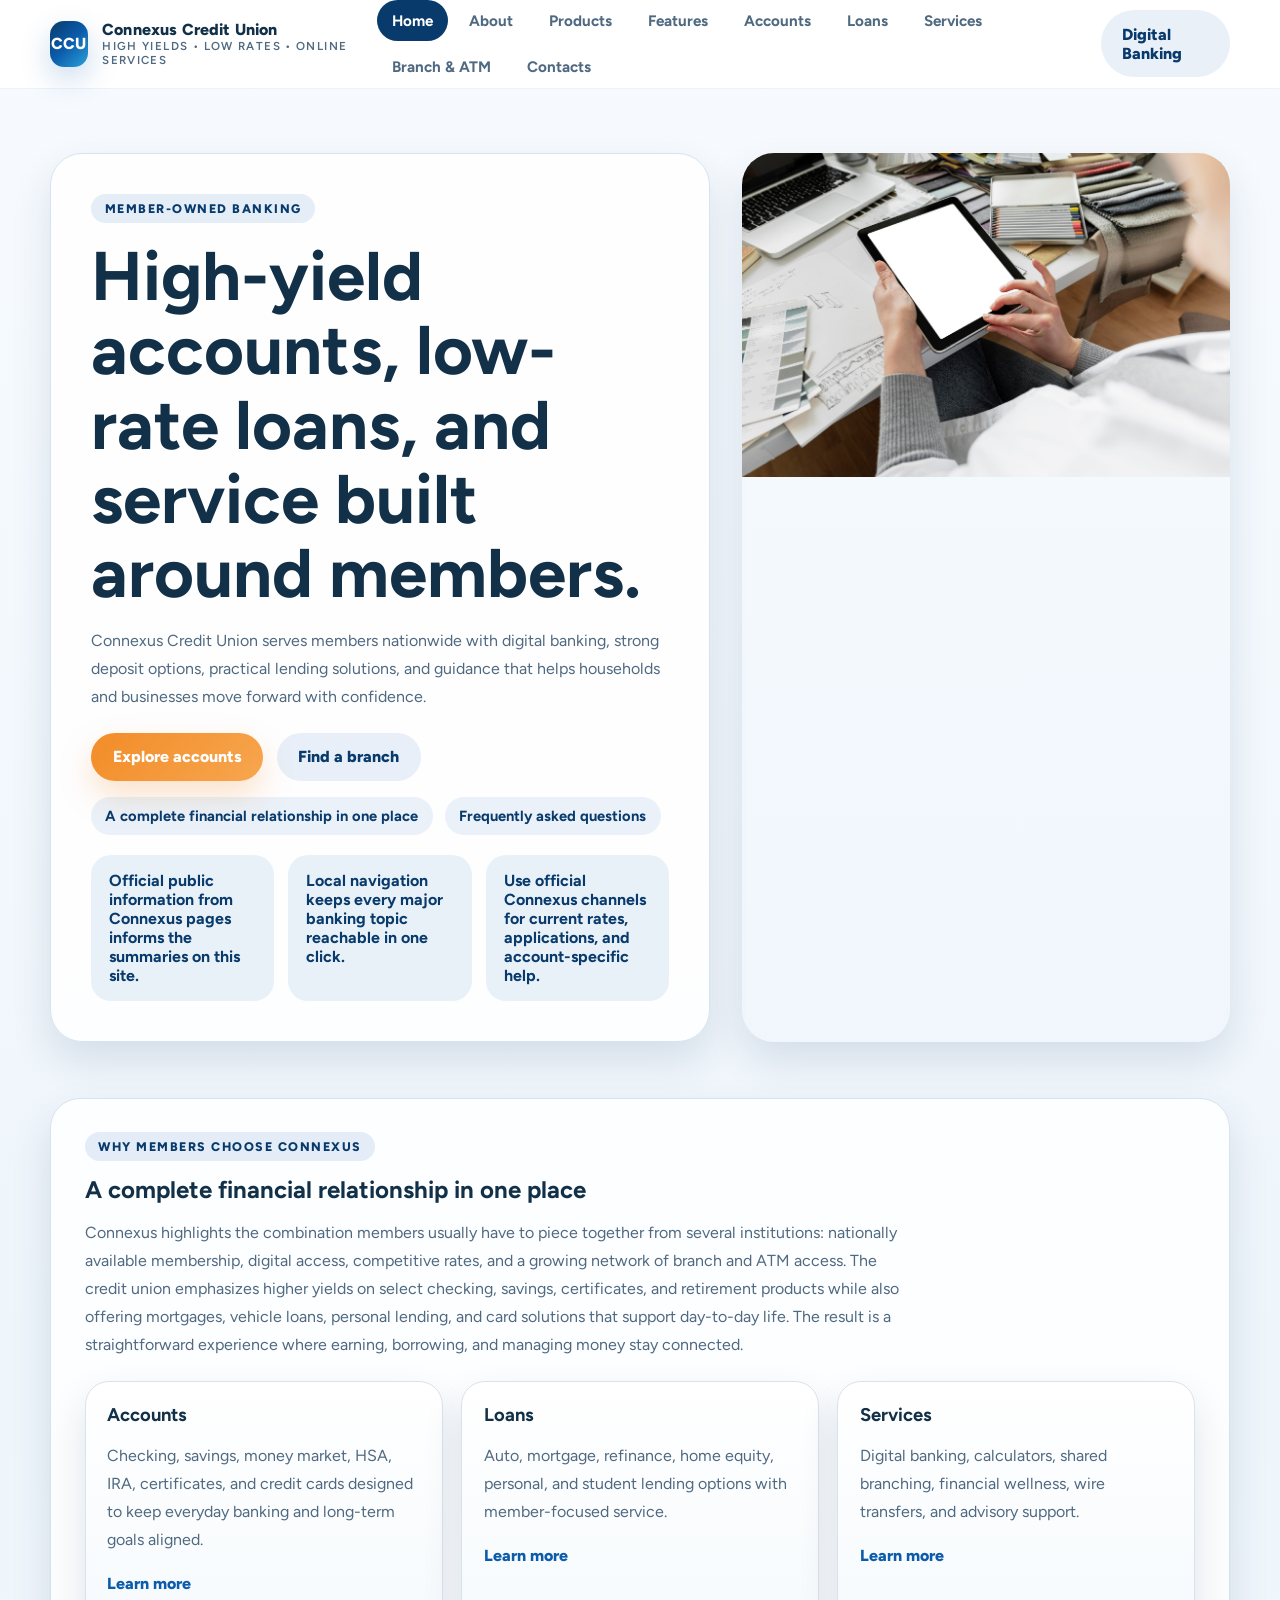
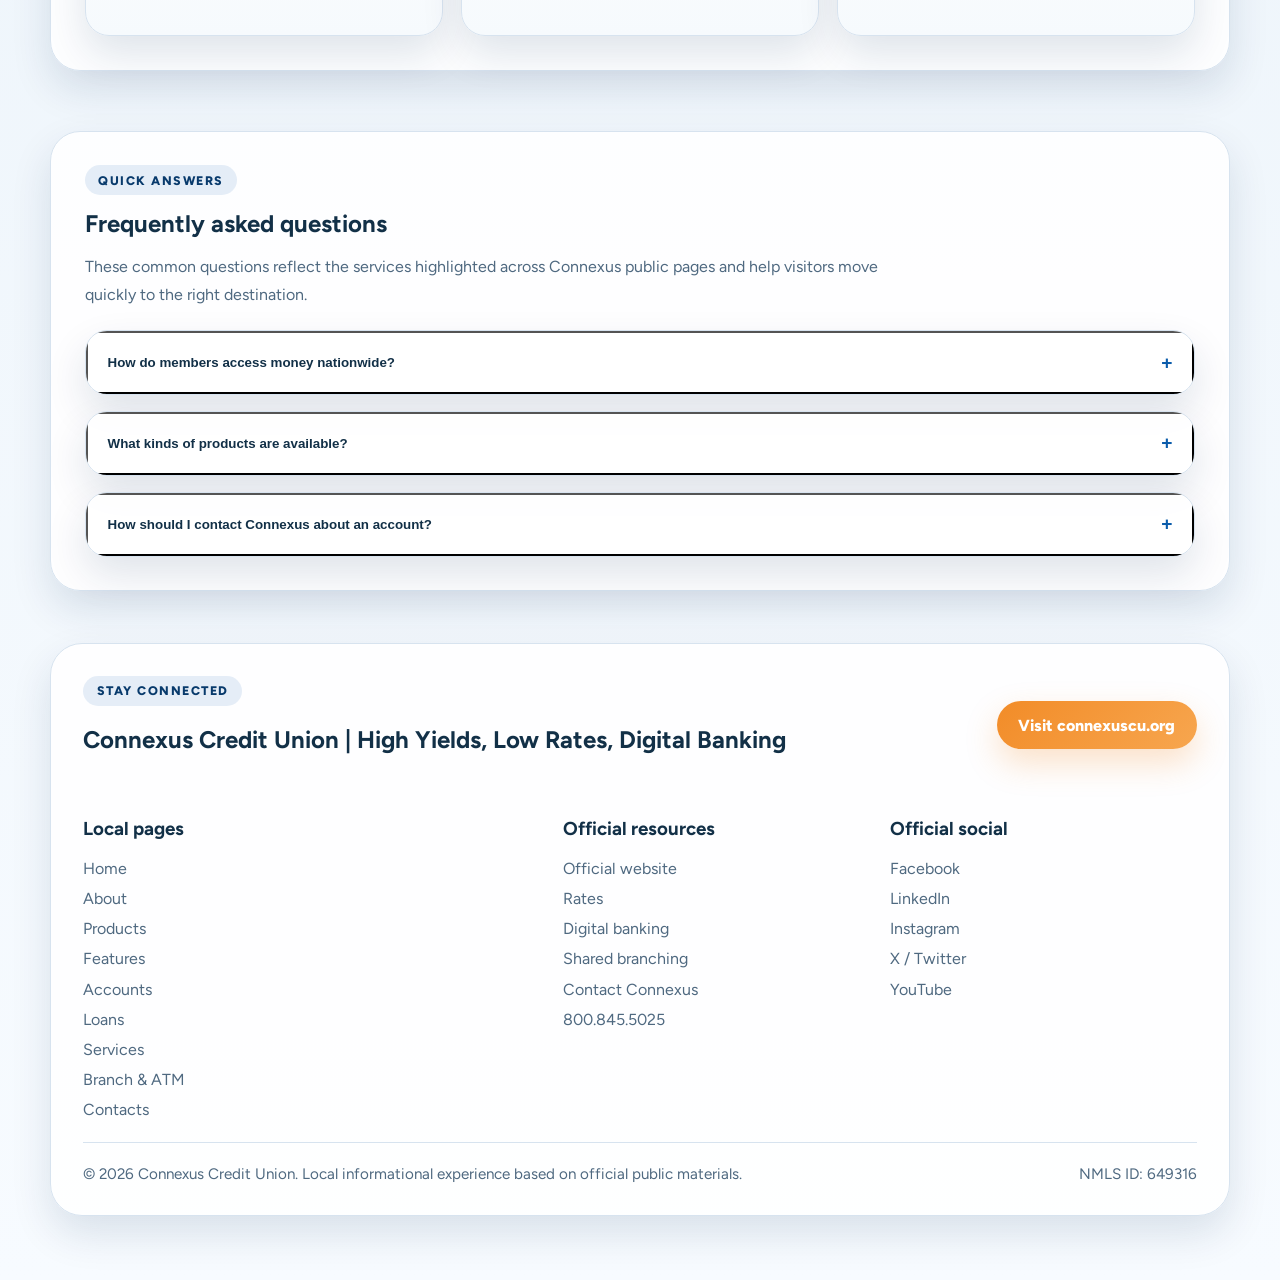
<file: index.html>
<!DOCTYPE html>
<html lang="en">
<head>
  <meta charset="UTF-8">
  <meta name="viewport" content="width=device-width, initial-scale=1.0">
  <title>Connexus Credit Union | High Yields, Low Rates, Digital Banking</title>
  <meta name="description" content="Connexus Credit Union informational page covering accounts, loans, services, locations, and contact details.">
  <link rel="preconnect" href="https://fonts.googleapis.com">
  <link rel="preconnect" href="https://fonts.gstatic.com" crossorigin>
  <link href="https://fonts.googleapis.com/css2?family=Figtree:wght@400;500;600;700;800&display=swap" rel="stylesheet">
  <link href="site.css" rel="stylesheet">
</head>
<body>
  <a class="skip-link" href="#main-content">Skip to content</a>
  <header class="site-header">
    <div class="container nav-shell">
      <a class="brand-mark" href="index.html">
        <span class="brand-icon">CCU</span>
        <span class="brand-copy">Connexus Credit Union<small>High yields • Low rates • Online services</small></span>
      </a>
      <nav aria-label="Primary">
        <button class="menu-toggle" type="button" data-mobile-toggle aria-expanded="false" aria-controls="mobile-menu">☰</button>
        <div class="nav-links" id="mobile-menu" data-mobile-menu><a class="nav-link is-active" href="index.html">Home</a><a class="nav-link" href="about/index.html">About</a><a class="nav-link" href="products/index.html">Products</a><a class="nav-link" href="features/index.html">Features</a><a class="nav-link" href="accounts/index.html">Accounts</a><a class="nav-link" href="loans/index.html">Loans</a><a class="nav-link" href="services/index.html">Services</a><a class="nav-link" href="branch-atm-locator/index.html">Branch & ATM</a><a class="nav-link" href="contacts/index.html">Contacts</a></div>
      </nav>
      <div class="nav-actions">
        <a class="button-secondary" href="https://www.connexuscu.org/digital-banking/" target="_blank" rel="noreferrer">Digital Banking</a>
      </div>
    </div>
  </header>
  <main id="main-content">
    <section class="page-hero">
      <div class="container hero-grid">
        <div class="hero-copy">
          <span class="kicker">Member-Owned Banking</span>
          <h1>High-yield accounts, low-rate loans, and service built around members.</h1>
          <p>Connexus Credit Union serves members nationwide with digital banking, strong deposit options, practical lending solutions, and guidance that helps households and businesses move forward with confidence.</p>
          <div class="hero-actions"><a class="button" href="accounts/index.html">Explore accounts</a><a class="button-secondary" href="branch-atm-locator/index.html">Find a branch</a></div>
          <div class="anchor-nav"><a href="#highlights">A complete financial relationship in one place</a><a href="#faq">Frequently asked questions</a></div>
          
      <div class="utility-strip">
        <div class="utility-chip">Official public information from Connexus pages informs the summaries on this site.</div>
        <div class="utility-chip">Local navigation keeps every major banking topic reachable in one click.</div>
        <div class="utility-chip">Use official Connexus channels for current rates, applications, and account-specific help.</div>
      </div>
    
        </div>
        <div class="hero-image">
          <img src="close-up-hands-holding-tablet_23-2148903495.jpg" alt="Connexus Credit Union themed illustration">
        </div>
      </div>
    </section>
    <section class="section" id="highlights"><div class="container"><div class="section-panel"><div class="section-heading"><span class="kicker">Why members choose Connexus</span><h2>A complete financial relationship in one place</h2><p>Connexus highlights the combination members usually have to piece together from several institutions: nationally available membership, digital access, competitive rates, and a growing network of branch and ATM access. The credit union emphasizes higher yields on select checking, savings, certificates, and retirement products while also offering mortgages, vehicle loans, personal lending, and card solutions that support day-to-day life. The result is a straightforward experience where earning, borrowing, and managing money stay connected.</p></div><div class="grid grid-3"><article class="card"><h3>Accounts</h3><p>Checking, savings, money market, HSA, IRA, certificates, and credit cards designed to keep everyday banking and long-term goals aligned.</p><p><a class="card-link" href="accounts/index.html">Learn more</a></p></article><article class="card"><h3>Loans</h3><p>Auto, mortgage, refinance, home equity, personal, and student lending options with member-focused service.</p><p><a class="card-link" href="loans/index.html">Learn more</a></p></article><article class="card"><h3>Services</h3><p>Digital banking, calculators, shared branching, financial wellness, wire transfers, and advisory support.</p><p><a class="card-link" href="services/index.html">Learn more</a></p></article></div></div></div></section><section class="section" id="faq"><div class="container"><div class="section-panel"><div class="section-heading"><span class="kicker">Quick answers</span><h2>Frequently asked questions</h2><p>These common questions reflect the services highlighted across Connexus public pages and help visitors move quickly to the right destination.</p></div><div class="faq-list"><article class="faq-item" data-faq-item><button class="faq-question" type="button" data-faq-button aria-expanded="false"><span>How do members access money nationwide?</span><span data-faq-symbol>+</span></button><div class="faq-answer" data-faq-answer hidden><p>Connexus participates in broad ATM and shared branching networks, so members can pair online banking with in-person access when they travel or relocate.</p></div></article><article class="faq-item" data-faq-item><button class="faq-question" type="button" data-faq-button aria-expanded="false"><span>What kinds of products are available?</span><span data-faq-symbol>+</span></button><div class="faq-answer" data-faq-answer hidden><p>The credit union offers deposit accounts, certificates, retirement and health savings options, mortgages, auto lending, personal loans, and cards for both individuals and businesses.</p></div></article><article class="faq-item" data-faq-item><button class="faq-question" type="button" data-faq-button aria-expanded="false"><span>How should I contact Connexus about an account?</span><span data-faq-symbol>+</span></button><div class="faq-answer" data-faq-answer hidden><p>For sensitive account questions, use Digital Banking secure messaging or call the member contact center instead of public email.</p></div></article></div></div></div></section>
  </main>
  
    <footer class="footer-cta">
      <div class="container">
        <div class="footer-panel">
          <div class="footer-title-row">
            <div>
              <span class="kicker">Stay connected</span>
              <h2 data-footer-title>Connexus Credit Union | High Yields, Low Rates, Digital Banking</h2>
            </div>
            <a class="button" href="https://www.connexuscu.org/" target="_blank" rel="noreferrer">Visit connexuscu.org</a>
          </div>
          <div class="footer-grid">
            <section class="footer-group" data-footer-group>
              <h3 data-footer-toggle>Local pages</h3>
              <div class="footer-links"><a href="index.html">Home</a><a href="about/index.html">About</a><a href="products/index.html">Products</a><a href="features/index.html">Features</a><a href="accounts/index.html">Accounts</a><a href="loans/index.html">Loans</a><a href="services/index.html">Services</a><a href="branch-atm-locator/index.html">Branch & ATM</a><a href="contacts/index.html">Contacts</a></div>
            </section>
            <section class="footer-group" data-footer-group>
              <h3 data-footer-toggle>Official resources</h3>
              <div class="meta-list"><a href="https://www.connexuscu.org/" target="_blank" rel="noreferrer">Official website</a><a href="https://www.connexuscu.org/rates" target="_blank" rel="noreferrer">Rates</a><a href="https://www.connexuscu.org/digital-banking/" target="_blank" rel="noreferrer">Digital banking</a><a href="https://www.connexuscu.org/about/branch-and-atm-locations/shared-branching" target="_blank" rel="noreferrer">Shared branching</a><a href="https://www.connexuscu.org/about/contact-us" target="_blank" rel="noreferrer">Contact Connexus</a><a href="tel:8008455025">800.845.5025</a></div>
            </section>
            <section class="footer-group" data-footer-group>
              <h3 data-footer-toggle>Official social</h3>
              <div class="social-list"><a href="https://www.facebook.com/connexuscu" target="_blank" rel="noreferrer">Facebook</a><a href="https://www.linkedin.com/company/connexus-credit-union/" target="_blank" rel="noreferrer">LinkedIn</a><a href="https://www.instagram.com/connexuscu/" target="_blank" rel="noreferrer">Instagram</a><a href="https://twitter.com/connexuscu" target="_blank" rel="noreferrer">X / Twitter</a><a href="https://www.youtube.com/connexuscu" target="_blank" rel="noreferrer">YouTube</a></div>
            </section>
          </div>
          <div class="footer-bottom">
            <span>© <span data-year></span> Connexus Credit Union. Local informational experience based on official public materials.</span>
            <span>NMLS ID: 649316</span>
          </div>
        </div>
      </div>
    </footer>
    
  <script src="site.js"></script>
</body>
</html>
</file>
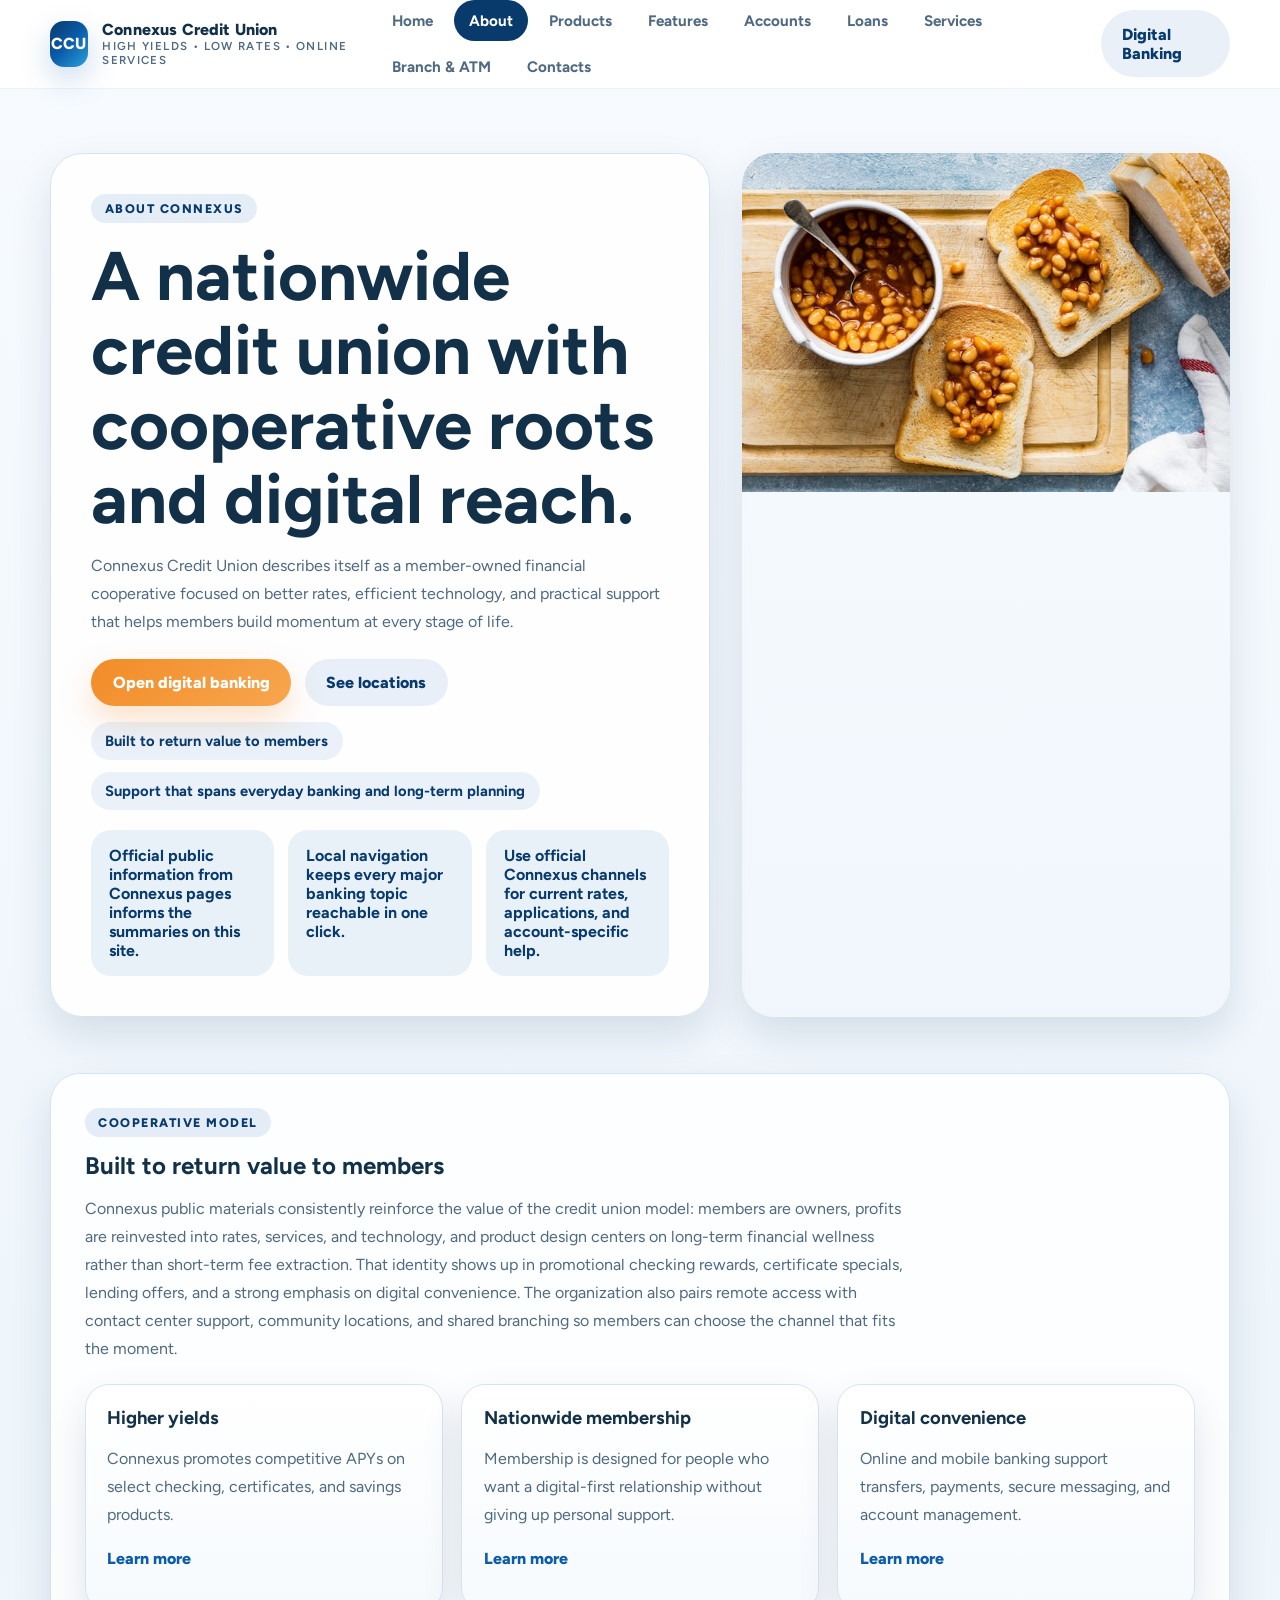
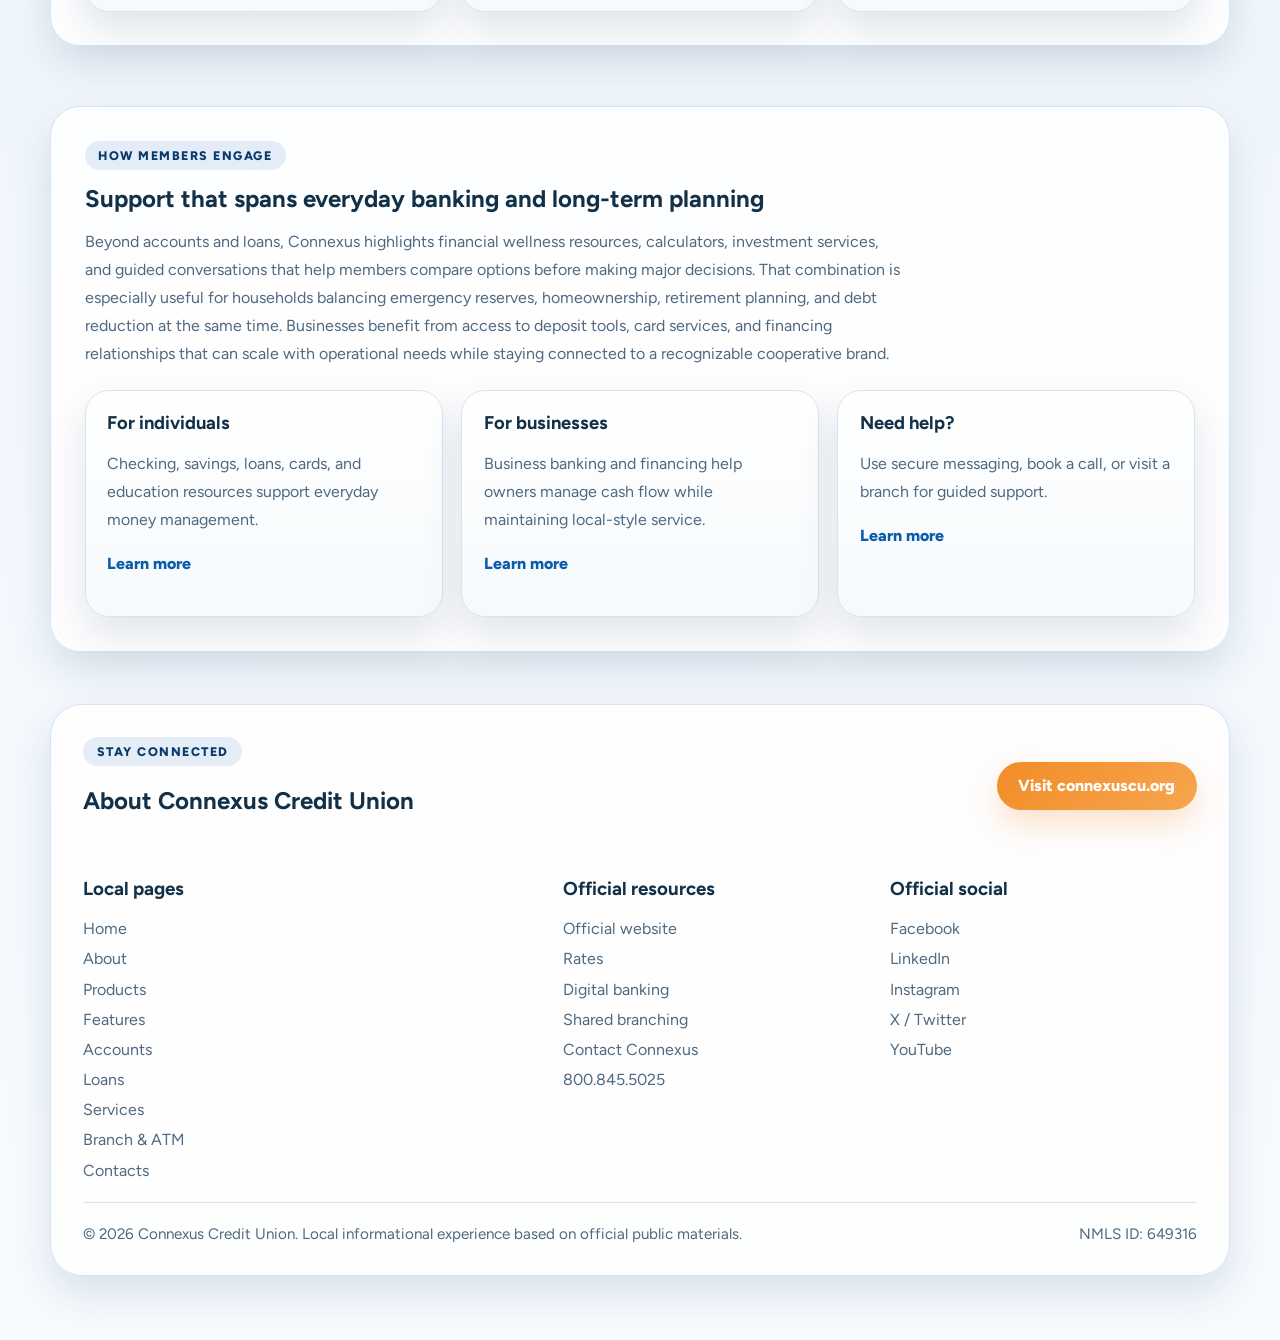
<file: about/index.html>
<!DOCTYPE html>
<html lang="en">
<head>
  <meta charset="UTF-8">
  <meta name="viewport" content="width=device-width, initial-scale=1.0">
  <title>About Connexus Credit Union</title>
  <meta name="description" content="Connexus Credit Union informational page covering accounts, loans, services, locations, and contact details.">
  <link rel="preconnect" href="https://fonts.googleapis.com">
  <link rel="preconnect" href="https://fonts.gstatic.com" crossorigin>
  <link href="https://fonts.googleapis.com/css2?family=Figtree:wght@400;500;600;700;800&display=swap" rel="stylesheet">
  <link href="../site.css" rel="stylesheet">
</head>
<body>
  <a class="skip-link" href="#main-content">Skip to content</a>
  <header class="site-header">
    <div class="container nav-shell">
      <a class="brand-mark" href="../index.html">
        <span class="brand-icon">CCU</span>
        <span class="brand-copy">Connexus Credit Union<small>High yields • Low rates • Online services</small></span>
      </a>
      <nav aria-label="Primary">
        <button class="menu-toggle" type="button" data-mobile-toggle aria-expanded="false" aria-controls="mobile-menu">☰</button>
        <div class="nav-links" id="mobile-menu" data-mobile-menu><a class="nav-link" href="../index.html">Home</a><a class="nav-link is-active" href="../about/index.html">About</a><a class="nav-link" href="../products/index.html">Products</a><a class="nav-link" href="../features/index.html">Features</a><a class="nav-link" href="../accounts/index.html">Accounts</a><a class="nav-link" href="../loans/index.html">Loans</a><a class="nav-link" href="../services/index.html">Services</a><a class="nav-link" href="../branch-atm-locator/index.html">Branch & ATM</a><a class="nav-link" href="../contacts/index.html">Contacts</a></div>
      </nav>
      <div class="nav-actions">
        <a class="button-secondary" href="https://www.connexuscu.org/digital-banking/" target="_blank" rel="noreferrer">Digital Banking</a>
      </div>
    </div>
  </header>
  <main id="main-content">
    <section class="page-hero">
      <div class="container hero-grid">
        <div class="hero-copy">
          <span class="kicker">About Connexus</span>
          <h1>A nationwide credit union with cooperative roots and digital reach.</h1>
          <p>Connexus Credit Union describes itself as a member-owned financial cooperative focused on better rates, efficient technology, and practical support that helps members build momentum at every stage of life.</p>
          <div class="hero-actions"><a class="button" href="https://www.connexuscu.org/digital-banking/" target="_blank" rel="noreferrer">Open digital banking</a><a class="button-secondary" href="../branch-atm-locator/index.html">See locations</a></div>
          <div class="anchor-nav"><a href="#story">Built to return value to members</a><a href="#community">Support that spans everyday banking and long-term planning</a></div>
          
      <div class="utility-strip">
        <div class="utility-chip">Official public information from Connexus pages informs the summaries on this site.</div>
        <div class="utility-chip">Local navigation keeps every major banking topic reachable in one click.</div>
        <div class="utility-chip">Use official Connexus channels for current rates, applications, and account-specific help.</div>
      </div>
    
        </div>
        <div class="hero-image">
          <img src="../about/person-using-mobile-phone-online-banking_53876-98305.jpg" alt="Connexus Credit Union themed illustration">
        </div>
      </div>
    </section>
    <section class="section" id="story"><div class="container"><div class="section-panel"><div class="section-heading"><span class="kicker">Cooperative model</span><h2>Built to return value to members</h2><p>Connexus public materials consistently reinforce the value of the credit union model: members are owners, profits are reinvested into rates, services, and technology, and product design centers on long-term financial wellness rather than short-term fee extraction. That identity shows up in promotional checking rewards, certificate specials, lending offers, and a strong emphasis on digital convenience. The organization also pairs remote access with contact center support, community locations, and shared branching so members can choose the channel that fits the moment.</p></div><div class="grid grid-3"><article class="card"><h3>Higher yields</h3><p>Connexus promotes competitive APYs on select checking, certificates, and savings products.</p><p><a class="card-link" href="https://www.connexuscu.org/rates" target="_blank" rel="noreferrer">Learn more</a></p></article><article class="card"><h3>Nationwide membership</h3><p>Membership is designed for people who want a digital-first relationship without giving up personal support.</p><p><a class="card-link" href="https://www.connexuscu.org/" target="_blank" rel="noreferrer">Learn more</a></p></article><article class="card"><h3>Digital convenience</h3><p>Online and mobile banking support transfers, payments, secure messaging, and account management.</p><p><a class="card-link" href="https://www.connexuscu.org/digital-banking/" target="_blank" rel="noreferrer">Learn more</a></p></article></div></div></div></section><section class="section" id="community"><div class="container"><div class="section-panel"><div class="section-heading"><span class="kicker">How members engage</span><h2>Support that spans everyday banking and long-term planning</h2><p>Beyond accounts and loans, Connexus highlights financial wellness resources, calculators, investment services, and guided conversations that help members compare options before making major decisions. That combination is especially useful for households balancing emergency reserves, homeownership, retirement planning, and debt reduction at the same time. Businesses benefit from access to deposit tools, card services, and financing relationships that can scale with operational needs while staying connected to a recognizable cooperative brand.</p></div><div class="grid grid-3"><article class="card"><h3>For individuals</h3><p>Checking, savings, loans, cards, and education resources support everyday money management.</p><p><a class="card-link" href="../accounts/index.html">Learn more</a></p></article><article class="card"><h3>For businesses</h3><p>Business banking and financing help owners manage cash flow while maintaining local-style service.</p><p><a class="card-link" href="../accounts/index.html#business-banking">Learn more</a></p></article><article class="card"><h3>Need help?</h3><p>Use secure messaging, book a call, or visit a branch for guided support.</p><p><a class="card-link" href="../contacts/index.html">Learn more</a></p></article></div></div></div></section>
  </main>
  
    <footer class="footer-cta">
      <div class="container">
        <div class="footer-panel">
          <div class="footer-title-row">
            <div>
              <span class="kicker">Stay connected</span>
              <h2 data-footer-title>About Connexus Credit Union</h2>
            </div>
            <a class="button" href="https://www.connexuscu.org/" target="_blank" rel="noreferrer">Visit connexuscu.org</a>
          </div>
          <div class="footer-grid">
            <section class="footer-group" data-footer-group>
              <h3 data-footer-toggle>Local pages</h3>
              <div class="footer-links"><a href="../index.html">Home</a><a href="../about/index.html">About</a><a href="../products/index.html">Products</a><a href="../features/index.html">Features</a><a href="../accounts/index.html">Accounts</a><a href="../loans/index.html">Loans</a><a href="../services/index.html">Services</a><a href="../branch-atm-locator/index.html">Branch & ATM</a><a href="../contacts/index.html">Contacts</a></div>
            </section>
            <section class="footer-group" data-footer-group>
              <h3 data-footer-toggle>Official resources</h3>
              <div class="meta-list"><a href="https://www.connexuscu.org/" target="_blank" rel="noreferrer">Official website</a><a href="https://www.connexuscu.org/rates" target="_blank" rel="noreferrer">Rates</a><a href="https://www.connexuscu.org/digital-banking/" target="_blank" rel="noreferrer">Digital banking</a><a href="https://www.connexuscu.org/about/branch-and-atm-locations/shared-branching" target="_blank" rel="noreferrer">Shared branching</a><a href="https://www.connexuscu.org/about/contact-us" target="_blank" rel="noreferrer">Contact Connexus</a><a href="tel:8008455025">800.845.5025</a></div>
            </section>
            <section class="footer-group" data-footer-group>
              <h3 data-footer-toggle>Official social</h3>
              <div class="social-list"><a href="https://www.facebook.com/connexuscu" target="_blank" rel="noreferrer">Facebook</a><a href="https://www.linkedin.com/company/connexus-credit-union/" target="_blank" rel="noreferrer">LinkedIn</a><a href="https://www.instagram.com/connexuscu/" target="_blank" rel="noreferrer">Instagram</a><a href="https://twitter.com/connexuscu" target="_blank" rel="noreferrer">X / Twitter</a><a href="https://www.youtube.com/connexuscu" target="_blank" rel="noreferrer">YouTube</a></div>
            </section>
          </div>
          <div class="footer-bottom">
            <span>© <span data-year></span> Connexus Credit Union. Local informational experience based on official public materials.</span>
            <span>NMLS ID: 649316</span>
          </div>
        </div>
      </div>
    </footer>
    
  <script src="../site.js"></script>
</body>
</html>
</file>
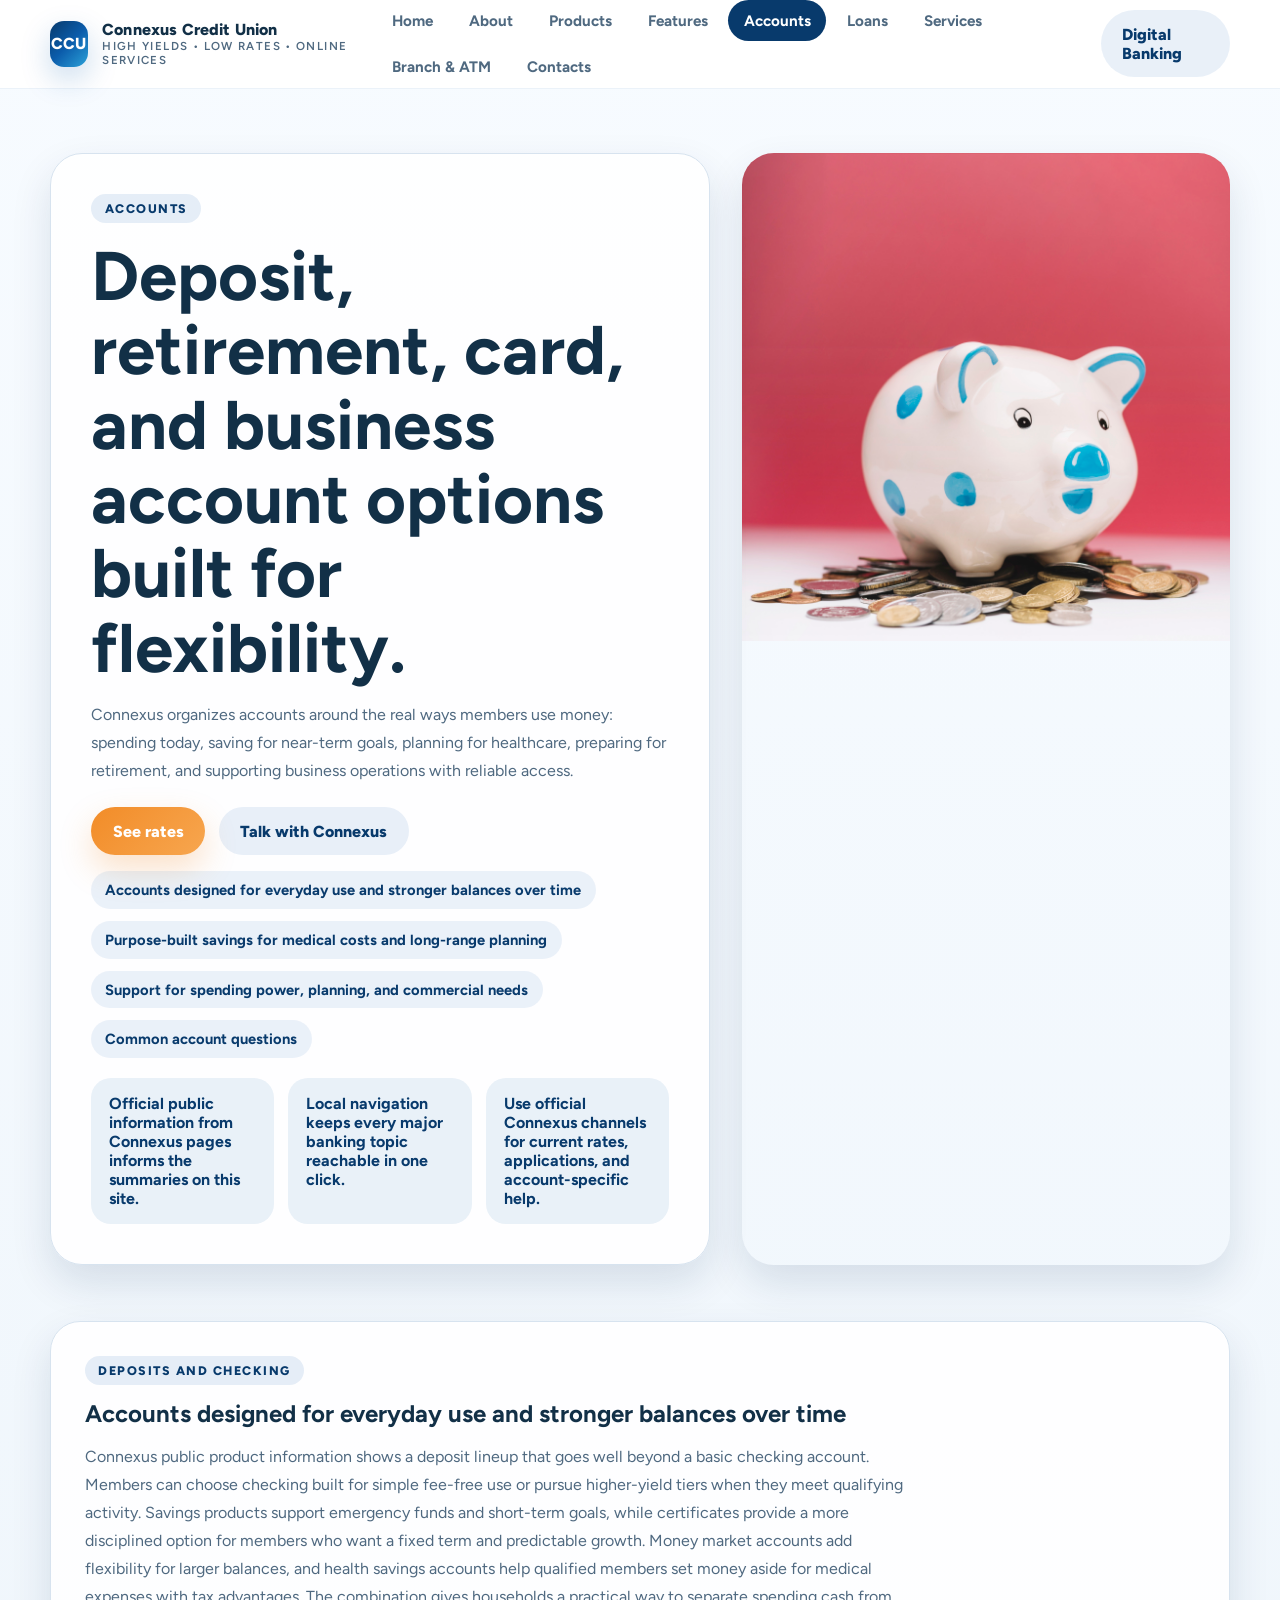
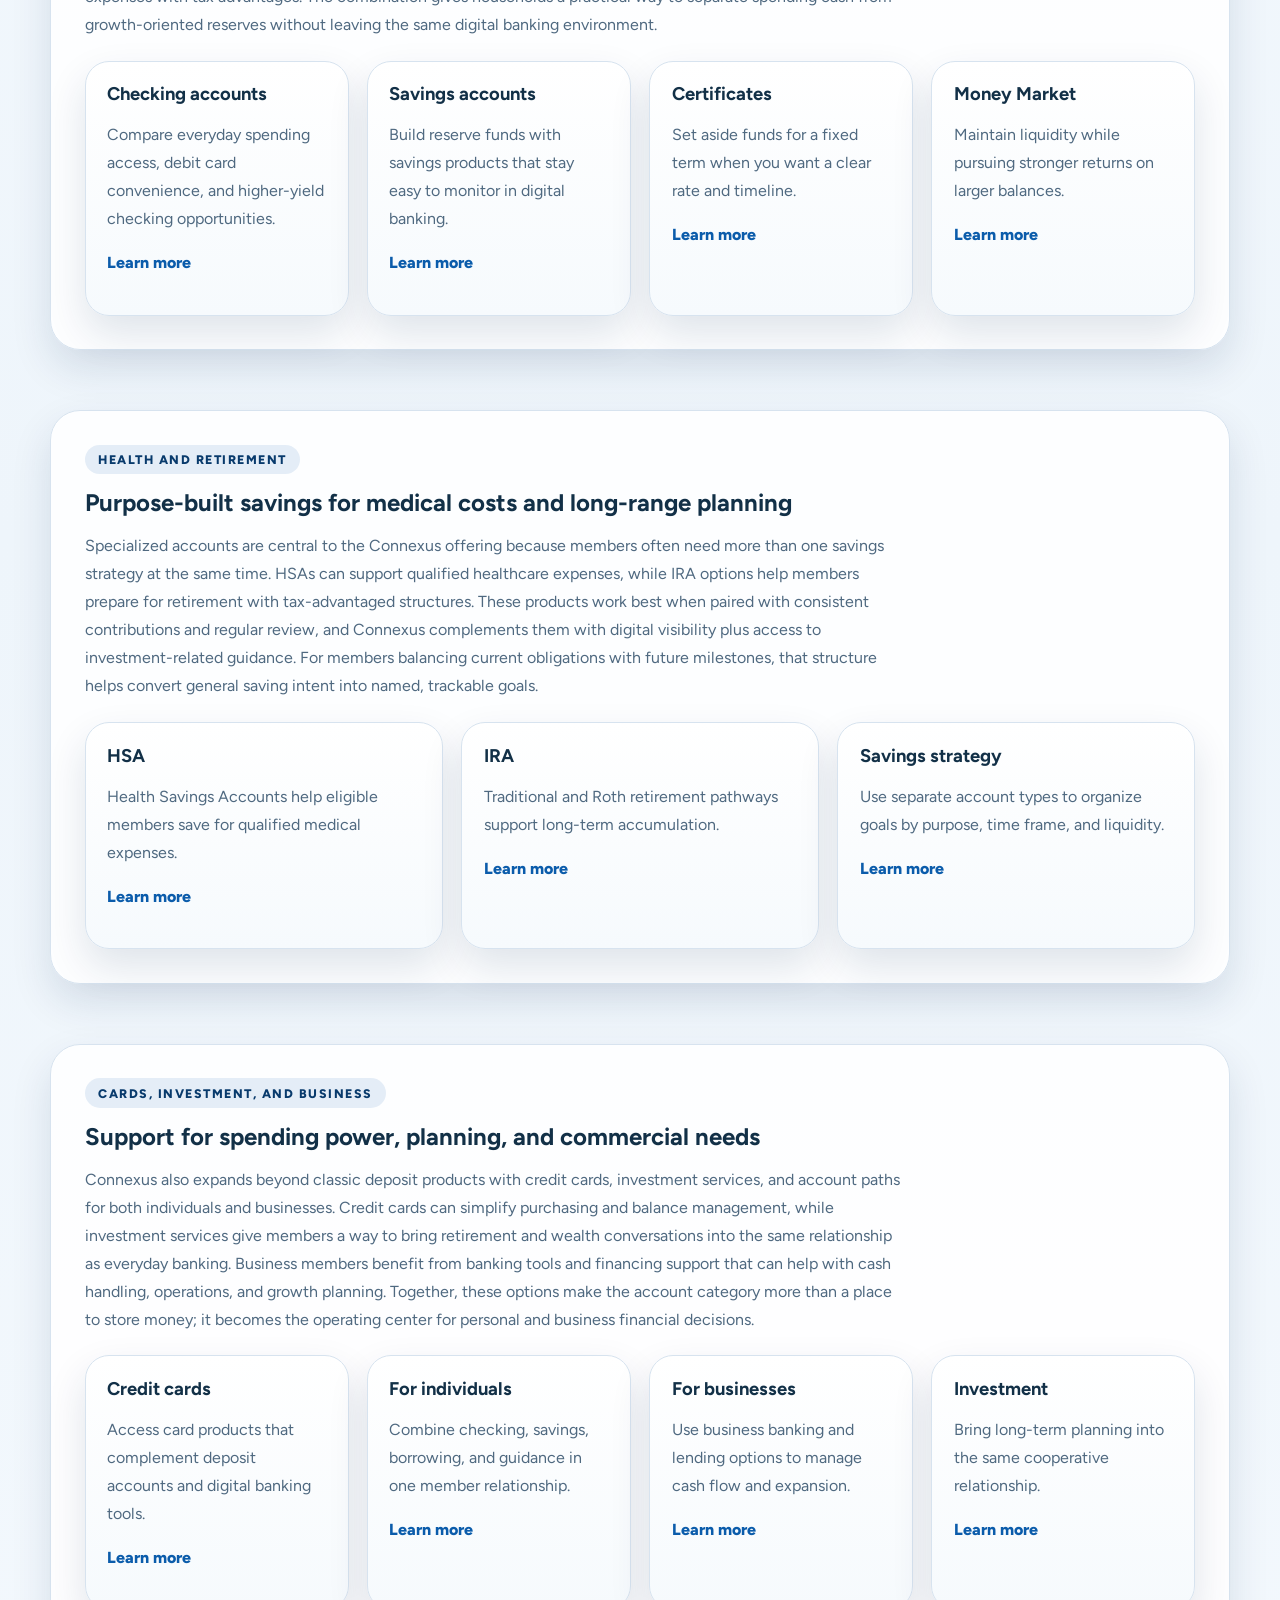
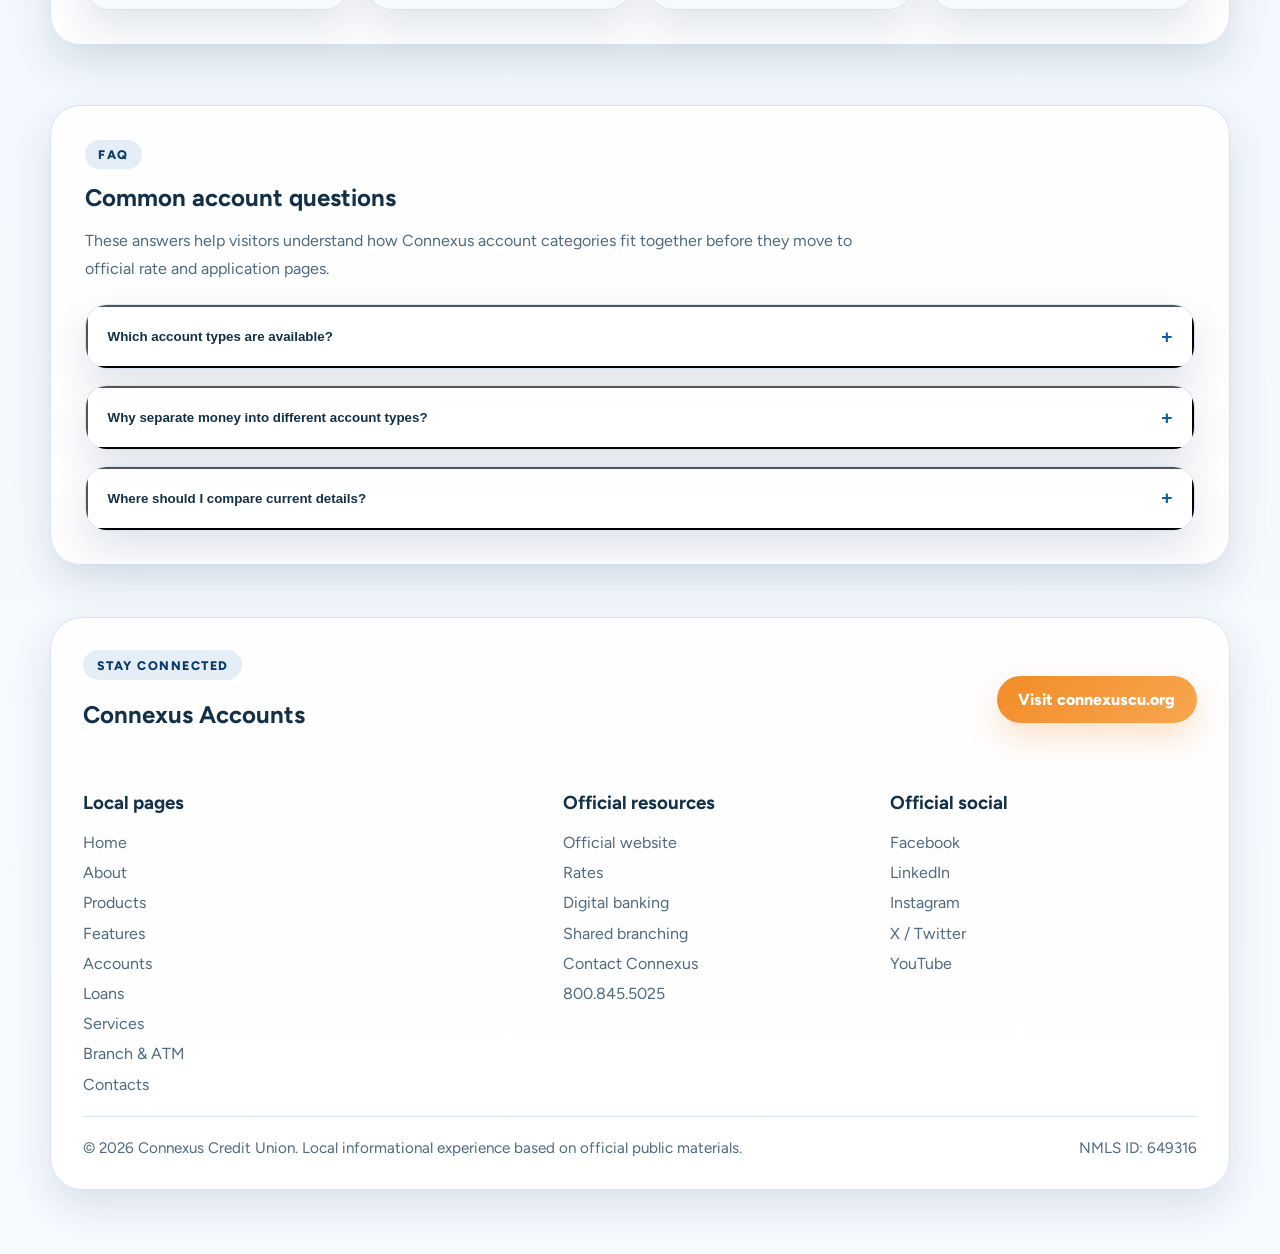
<file: accounts/index.html>
<!DOCTYPE html>
<html lang="en">
<head>
  <meta charset="UTF-8">
  <meta name="viewport" content="width=device-width, initial-scale=1.0">
  <title>Connexus Accounts</title>
  <meta name="description" content="Connexus Credit Union informational page covering accounts, loans, services, locations, and contact details.">
  <link rel="preconnect" href="https://fonts.googleapis.com">
  <link rel="preconnect" href="https://fonts.gstatic.com" crossorigin>
  <link href="https://fonts.googleapis.com/css2?family=Figtree:wght@400;500;600;700;800&display=swap" rel="stylesheet">
  <link href="../site.css" rel="stylesheet">
</head>
<body>
  <a class="skip-link" href="#main-content">Skip to content</a>
  <header class="site-header">
    <div class="container nav-shell">
      <a class="brand-mark" href="../index.html">
        <span class="brand-icon">CCU</span>
        <span class="brand-copy">Connexus Credit Union<small>High yields • Low rates • Online services</small></span>
      </a>
      <nav aria-label="Primary">
        <button class="menu-toggle" type="button" data-mobile-toggle aria-expanded="false" aria-controls="mobile-menu">☰</button>
        <div class="nav-links" id="mobile-menu" data-mobile-menu><a class="nav-link" href="../index.html">Home</a><a class="nav-link" href="../about/index.html">About</a><a class="nav-link" href="../products/index.html">Products</a><a class="nav-link" href="../features/index.html">Features</a><a class="nav-link is-active" href="../accounts/index.html">Accounts</a><a class="nav-link" href="../loans/index.html">Loans</a><a class="nav-link" href="../services/index.html">Services</a><a class="nav-link" href="../branch-atm-locator/index.html">Branch & ATM</a><a class="nav-link" href="../contacts/index.html">Contacts</a></div>
      </nav>
      <div class="nav-actions">
        <a class="button-secondary" href="https://www.connexuscu.org/digital-banking/" target="_blank" rel="noreferrer">Digital Banking</a>
      </div>
    </div>
  </header>
  <main id="main-content">
    <section class="page-hero">
      <div class="container hero-grid">
        <div class="hero-copy">
          <span class="kicker">Accounts</span>
          <h1>Deposit, retirement, card, and business account options built for flexibility.</h1>
          <p>Connexus organizes accounts around the real ways members use money: spending today, saving for near-term goals, planning for healthcare, preparing for retirement, and supporting business operations with reliable access.</p>
          <div class="hero-actions"><a class="button" href="https://www.connexuscu.org/rates" target="_blank" rel="noreferrer">See rates</a><a class="button-secondary" href="../contacts/index.html">Talk with Connexus</a></div>
          <div class="anchor-nav"><a href="#deposit-accounts">Accounts designed for everyday use and stronger balances over time</a><a href="#savings-accounts">Purpose-built savings for medical costs and long-range planning</a><a href="#investment-options">Support for spending power, planning, and commercial needs</a><a href="#business-banking">Common account questions</a></div>
          
      <div class="utility-strip">
        <div class="utility-chip">Official public information from Connexus pages informs the summaries on this site.</div>
        <div class="utility-chip">Local navigation keeps every major banking topic reachable in one click.</div>
        <div class="utility-chip">Use official Connexus channels for current rates, applications, and account-specific help.</div>
      </div>
    
        </div>
        <div class="hero-image">
          <img src="../close-up-ceramic-piggybank-coins_23-2147919218.jpg" alt="Connexus Credit Union themed illustration">
        </div>
      </div>
    </section>
    <section class="section" id="deposit-accounts"><div class="container"><div class="section-panel"><div class="section-heading"><span class="kicker">Deposits and checking</span><h2>Accounts designed for everyday use and stronger balances over time</h2><p>Connexus public product information shows a deposit lineup that goes well beyond a basic checking account. Members can choose checking built for simple fee-free use or pursue higher-yield tiers when they meet qualifying activity. Savings products support emergency funds and short-term goals, while certificates provide a more disciplined option for members who want a fixed term and predictable growth. Money market accounts add flexibility for larger balances, and health savings accounts help qualified members set money aside for medical expenses with tax advantages. The combination gives households a practical way to separate spending cash from growth-oriented reserves without leaving the same digital banking environment.</p></div><div class="grid grid-4"><article class="card"><h3>Checking accounts</h3><p>Compare everyday spending access, debit card convenience, and higher-yield checking opportunities.</p><p><a class="card-link" href="https://www.connexuscu.org/accounts/checking" target="_blank" rel="noreferrer">Learn more</a></p></article><article class="card"><h3>Savings accounts</h3><p>Build reserve funds with savings products that stay easy to monitor in digital banking.</p><p><a class="card-link" href="https://www.connexuscu.org/accounts/savings" target="_blank" rel="noreferrer">Learn more</a></p></article><article class="card"><h3>Certificates</h3><p>Set aside funds for a fixed term when you want a clear rate and timeline.</p><p><a class="card-link" href="https://www.connexuscu.org/accounts/certificates" target="_blank" rel="noreferrer">Learn more</a></p></article><article class="card"><h3>Money Market</h3><p>Maintain liquidity while pursuing stronger returns on larger balances.</p><p><a class="card-link" href="https://www.connexuscu.org/accounts/money-market" target="_blank" rel="noreferrer">Learn more</a></p></article></div></div></div></section><section class="section" id="savings-accounts"><div class="container"><div class="section-panel"><div class="section-heading"><span class="kicker">Health and retirement</span><h2>Purpose-built savings for medical costs and long-range planning</h2><p>Specialized accounts are central to the Connexus offering because members often need more than one savings strategy at the same time. HSAs can support qualified healthcare expenses, while IRA options help members prepare for retirement with tax-advantaged structures. These products work best when paired with consistent contributions and regular review, and Connexus complements them with digital visibility plus access to investment-related guidance. For members balancing current obligations with future milestones, that structure helps convert general saving intent into named, trackable goals.</p></div><div class="grid grid-3"><article class="card"><h3>HSA</h3><p>Health Savings Accounts help eligible members save for qualified medical expenses.</p><p><a class="card-link" href="https://www.connexuscu.org/accounts/hsa" target="_blank" rel="noreferrer">Learn more</a></p></article><article class="card"><h3>IRA</h3><p>Traditional and Roth retirement pathways support long-term accumulation.</p><p><a class="card-link" href="https://www.connexuscu.org/accounts/ira" target="_blank" rel="noreferrer">Learn more</a></p></article><article class="card"><h3>Savings strategy</h3><p>Use separate account types to organize goals by purpose, time frame, and liquidity.</p><p><a class="card-link" href="#business-banking">Learn more</a></p></article></div></div></div></section><section class="section" id="investment-options"><div class="container"><div class="section-panel"><div class="section-heading"><span class="kicker">Cards, investment, and business</span><h2>Support for spending power, planning, and commercial needs</h2><p>Connexus also expands beyond classic deposit products with credit cards, investment services, and account paths for both individuals and businesses. Credit cards can simplify purchasing and balance management, while investment services give members a way to bring retirement and wealth conversations into the same relationship as everyday banking. Business members benefit from banking tools and financing support that can help with cash handling, operations, and growth planning. Together, these options make the account category more than a place to store money; it becomes the operating center for personal and business financial decisions.</p></div><div class="grid grid-4"><article class="card"><h3>Credit cards</h3><p>Access card products that complement deposit accounts and digital banking tools.</p><p><a class="card-link" href="https://www.connexuscu.org/accounts/credit-cards" target="_blank" rel="noreferrer">Learn more</a></p></article><article class="card"><h3>For individuals</h3><p>Combine checking, savings, borrowing, and guidance in one member relationship.</p><p><a class="card-link" href="../products/index.html">Learn more</a></p></article><article class="card"><h3>For businesses</h3><p>Use business banking and lending options to manage cash flow and expansion.</p><p><a class="card-link" href="#business-banking">Learn more</a></p></article><article class="card"><h3>Investment</h3><p>Bring long-term planning into the same cooperative relationship.</p><p><a class="card-link" href="https://www.connexuscu.org/services/investment-services" target="_blank" rel="noreferrer">Learn more</a></p></article></div></div></div></section><section class="section" id="business-banking"><div class="container"><div class="section-panel"><div class="section-heading"><span class="kicker">FAQ</span><h2>Common account questions</h2><p>These answers help visitors understand how Connexus account categories fit together before they move to official rate and application pages.</p></div><div class="faq-list"><article class="faq-item" data-faq-item><button class="faq-question" type="button" data-faq-button aria-expanded="false"><span>Which account types are available?</span><span data-faq-symbol>+</span></button><div class="faq-answer" data-faq-answer hidden><p>Connexus highlights checking, savings, certificates, HSA, money market, IRA, credit card, and investment-related support, along with options for individuals and businesses.</p></div></article><article class="faq-item" data-faq-item><button class="faq-question" type="button" data-faq-button aria-expanded="false"><span>Why separate money into different account types?</span><span data-faq-symbol>+</span></button><div class="faq-answer" data-faq-answer hidden><p>Different accounts help members match funds to purpose: spending, emergency reserves, healthcare, retirement, or longer-term savings.</p></div></article><article class="faq-item" data-faq-item><button class="faq-question" type="button" data-faq-button aria-expanded="false"><span>Where should I compare current details?</span><span data-faq-symbol>+</span></button><div class="faq-answer" data-faq-answer hidden><p>Use the official Connexus rates and product pages for the latest APYs, terms, and eligibility requirements.</p></div></article></div></div></div></section>
  </main>
  
    <footer class="footer-cta">
      <div class="container">
        <div class="footer-panel">
          <div class="footer-title-row">
            <div>
              <span class="kicker">Stay connected</span>
              <h2 data-footer-title>Connexus Accounts</h2>
            </div>
            <a class="button" href="https://www.connexuscu.org/" target="_blank" rel="noreferrer">Visit connexuscu.org</a>
          </div>
          <div class="footer-grid">
            <section class="footer-group" data-footer-group>
              <h3 data-footer-toggle>Local pages</h3>
              <div class="footer-links"><a href="../index.html">Home</a><a href="../about/index.html">About</a><a href="../products/index.html">Products</a><a href="../features/index.html">Features</a><a href="../accounts/index.html">Accounts</a><a href="../loans/index.html">Loans</a><a href="../services/index.html">Services</a><a href="../branch-atm-locator/index.html">Branch & ATM</a><a href="../contacts/index.html">Contacts</a></div>
            </section>
            <section class="footer-group" data-footer-group>
              <h3 data-footer-toggle>Official resources</h3>
              <div class="meta-list"><a href="https://www.connexuscu.org/" target="_blank" rel="noreferrer">Official website</a><a href="https://www.connexuscu.org/rates" target="_blank" rel="noreferrer">Rates</a><a href="https://www.connexuscu.org/digital-banking/" target="_blank" rel="noreferrer">Digital banking</a><a href="https://www.connexuscu.org/about/branch-and-atm-locations/shared-branching" target="_blank" rel="noreferrer">Shared branching</a><a href="https://www.connexuscu.org/about/contact-us" target="_blank" rel="noreferrer">Contact Connexus</a><a href="tel:8008455025">800.845.5025</a></div>
            </section>
            <section class="footer-group" data-footer-group>
              <h3 data-footer-toggle>Official social</h3>
              <div class="social-list"><a href="https://www.facebook.com/connexuscu" target="_blank" rel="noreferrer">Facebook</a><a href="https://www.linkedin.com/company/connexus-credit-union/" target="_blank" rel="noreferrer">LinkedIn</a><a href="https://www.instagram.com/connexuscu/" target="_blank" rel="noreferrer">Instagram</a><a href="https://twitter.com/connexuscu" target="_blank" rel="noreferrer">X / Twitter</a><a href="https://www.youtube.com/connexuscu" target="_blank" rel="noreferrer">YouTube</a></div>
            </section>
          </div>
          <div class="footer-bottom">
            <span>© <span data-year></span> Connexus Credit Union. Local informational experience based on official public materials.</span>
            <span>NMLS ID: 649316</span>
          </div>
        </div>
      </div>
    </footer>
    
  <script src="../site.js"></script>
</body>
</html>
</file>
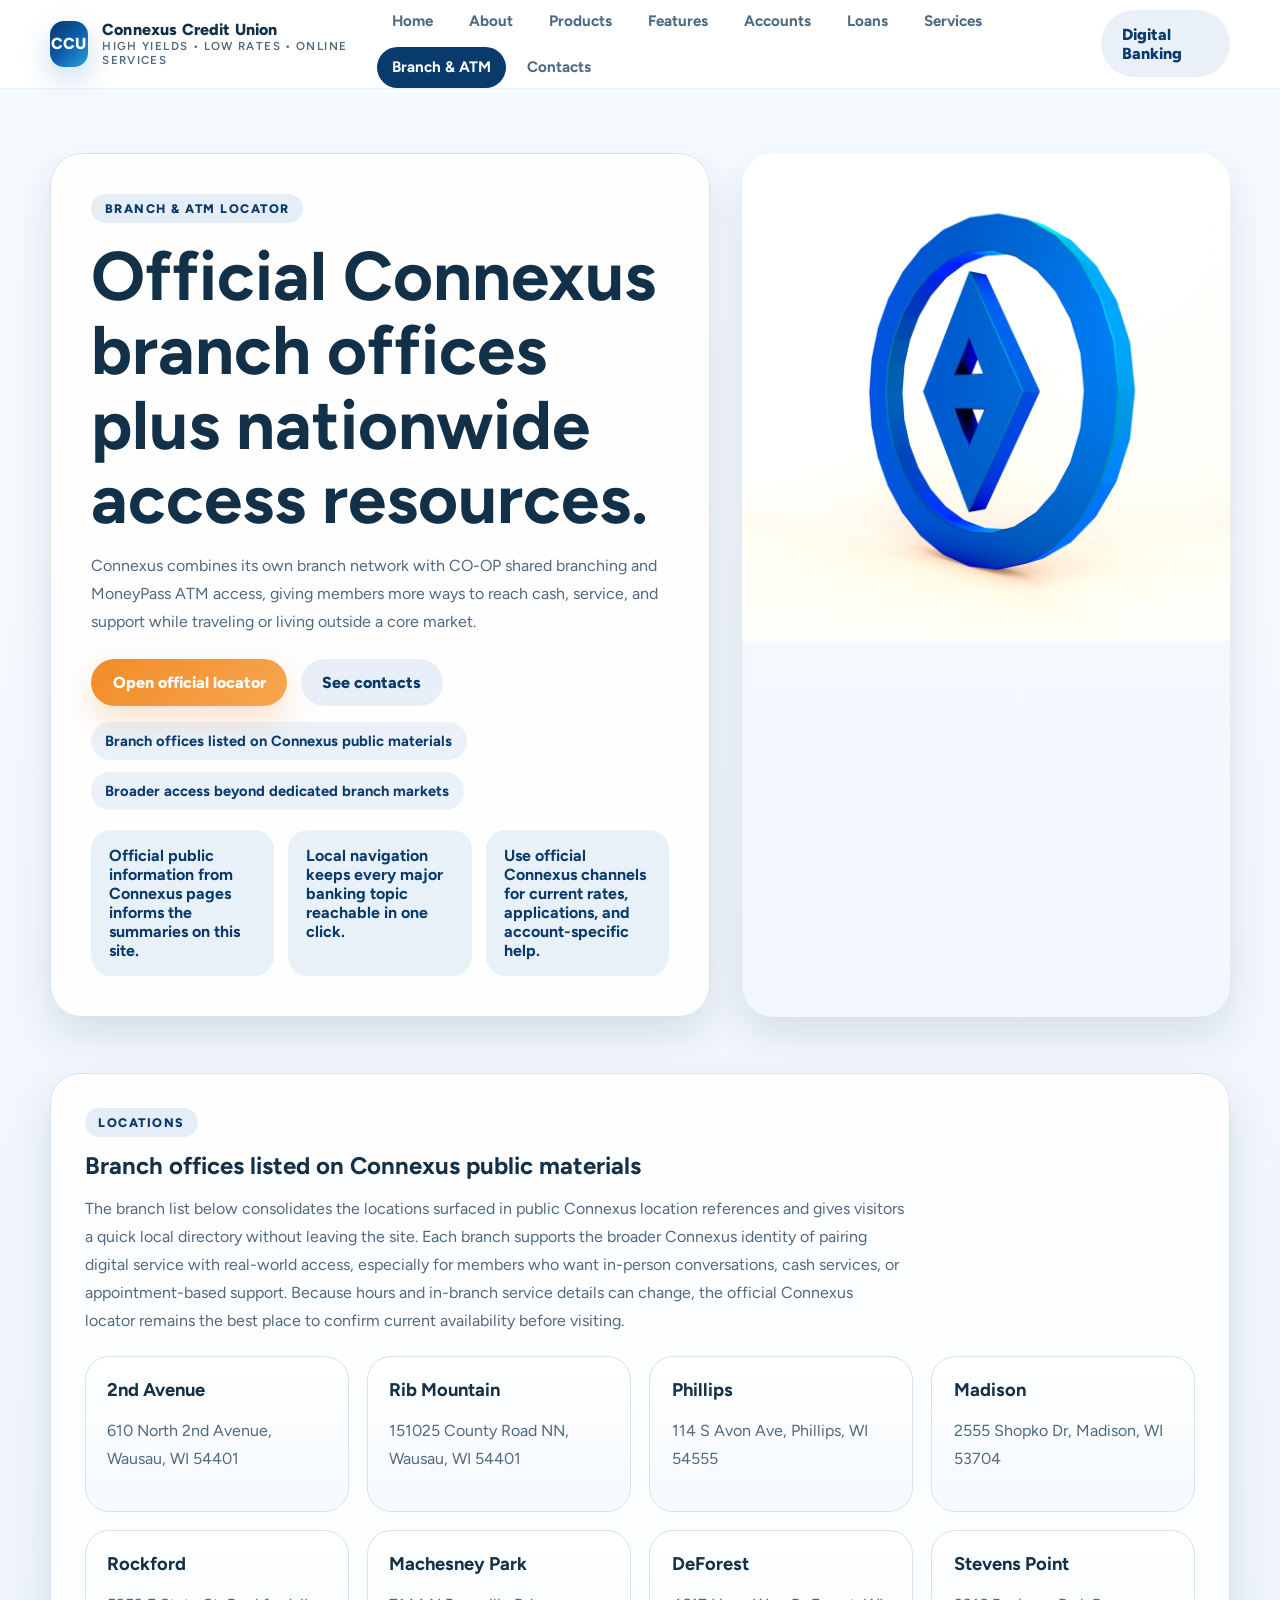
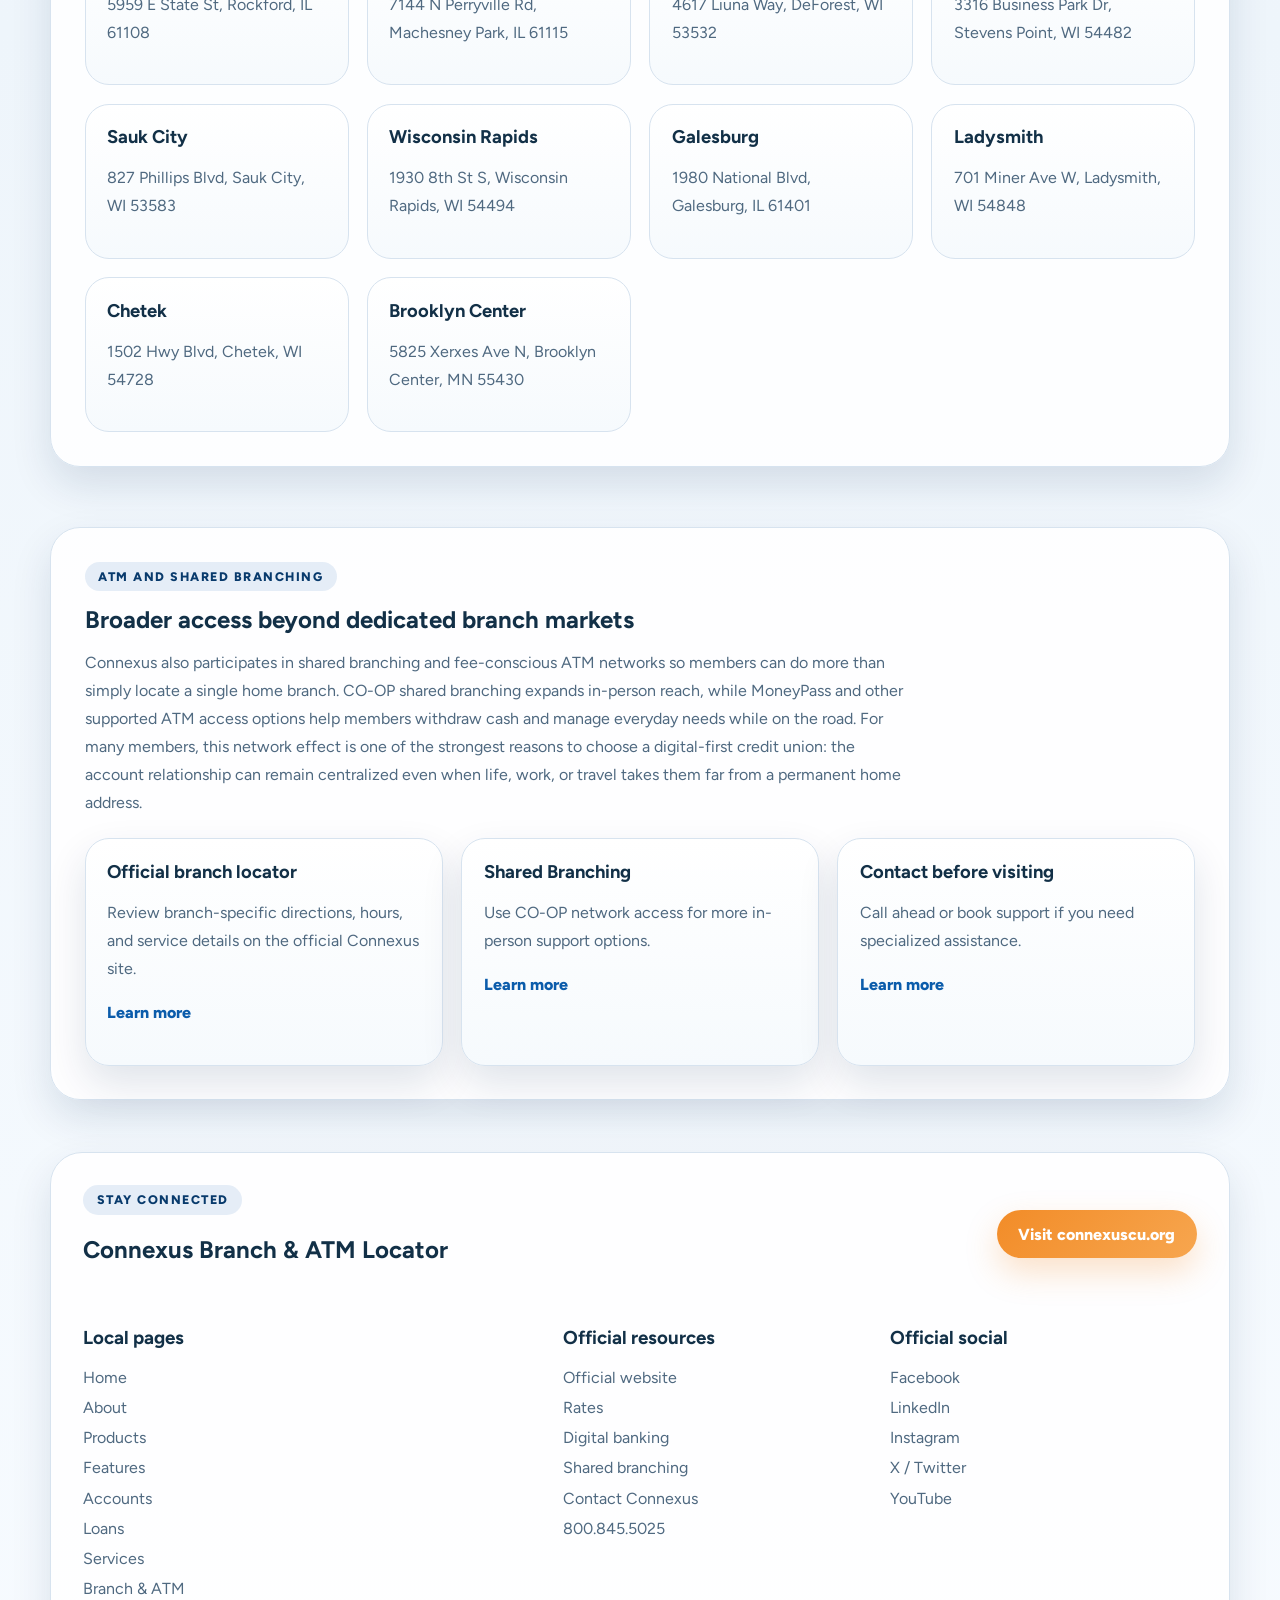
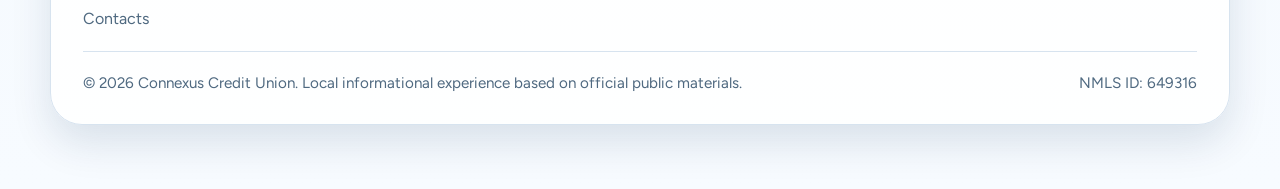
<file: branch-atm-locator/index.html>
<!DOCTYPE html>
<html lang="en">
<head>
  <meta charset="UTF-8">
  <meta name="viewport" content="width=device-width, initial-scale=1.0">
  <title>Connexus Branch & ATM Locator</title>
  <meta name="description" content="Connexus Credit Union informational page covering accounts, loans, services, locations, and contact details.">
  <link rel="preconnect" href="https://fonts.googleapis.com">
  <link rel="preconnect" href="https://fonts.gstatic.com" crossorigin>
  <link href="https://fonts.googleapis.com/css2?family=Figtree:wght@400;500;600;700;800&display=swap" rel="stylesheet">
  <link href="../site.css" rel="stylesheet">
</head>
<body>
  <a class="skip-link" href="#main-content">Skip to content</a>
  <header class="site-header">
    <div class="container nav-shell">
      <a class="brand-mark" href="../index.html">
        <span class="brand-icon">CCU</span>
        <span class="brand-copy">Connexus Credit Union<small>High yields • Low rates • Online services</small></span>
      </a>
      <nav aria-label="Primary">
        <button class="menu-toggle" type="button" data-mobile-toggle aria-expanded="false" aria-controls="mobile-menu">☰</button>
        <div class="nav-links" id="mobile-menu" data-mobile-menu><a class="nav-link" href="../index.html">Home</a><a class="nav-link" href="../about/index.html">About</a><a class="nav-link" href="../products/index.html">Products</a><a class="nav-link" href="../features/index.html">Features</a><a class="nav-link" href="../accounts/index.html">Accounts</a><a class="nav-link" href="../loans/index.html">Loans</a><a class="nav-link" href="../services/index.html">Services</a><a class="nav-link is-active" href="../branch-atm-locator/index.html">Branch & ATM</a><a class="nav-link" href="../contacts/index.html">Contacts</a></div>
      </nav>
      <div class="nav-actions">
        <a class="button-secondary" href="https://www.connexuscu.org/digital-banking/" target="_blank" rel="noreferrer">Digital Banking</a>
      </div>
    </div>
  </header>
  <main id="main-content">
    <section class="page-hero">
      <div class="container hero-grid">
        <div class="hero-copy">
          <span class="kicker">Branch & ATM Locator</span>
          <h1>Official Connexus branch offices plus nationwide access resources.</h1>
          <p>Connexus combines its own branch network with CO-OP shared branching and MoneyPass ATM access, giving members more ways to reach cash, service, and support while traveling or living outside a core market.</p>
          <div class="hero-actions"><a class="button" href="https://www.connexuscu.org/about/branch-and-atm-locations" target="_blank" rel="noreferrer">Open official locator</a><a class="button-secondary" href="../contacts/index.html">See contacts</a></div>
          <div class="anchor-nav"><a href="#branch-list">Branch offices listed on Connexus public materials</a><a href="#nationwide-access">Broader access beyond dedicated branch markets</a></div>
          
      <div class="utility-strip">
        <div class="utility-chip">Official public information from Connexus pages informs the summaries on this site.</div>
        <div class="utility-chip">Local navigation keeps every major banking topic reachable in one click.</div>
        <div class="utility-chip">Use official Connexus channels for current rates, applications, and account-specific help.</div>
      </div>
    
        </div>
        <div class="hero-image">
          <img src="../location-map-direction-right-side_187299-45230.jpg" alt="Connexus Credit Union themed illustration">
        </div>
      </div>
    </section>
    <section class="section" id="branch-list"><div class="container"><div class="section-panel"><div class="section-heading"><span class="kicker">Locations</span><h2>Branch offices listed on Connexus public materials</h2><p>The branch list below consolidates the locations surfaced in public Connexus location references and gives visitors a quick local directory without leaving the site. Each branch supports the broader Connexus identity of pairing digital service with real-world access, especially for members who want in-person conversations, cash services, or appointment-based support. Because hours and in-branch service details can change, the official Connexus locator remains the best place to confirm current availability before visiting.</p></div><div class="grid grid-4"><article class="location-card"><h3>2nd Avenue</h3><p>610 North 2nd Avenue, Wausau, WI 54401</p></article><article class="location-card"><h3>Rib Mountain</h3><p>151025 County Road NN, Wausau, WI 54401</p></article><article class="location-card"><h3>Phillips</h3><p>114 S Avon Ave, Phillips, WI 54555</p></article><article class="location-card"><h3>Madison</h3><p>2555 Shopko Dr, Madison, WI 53704</p></article><article class="location-card"><h3>Rockford</h3><p>5959 E State St, Rockford, IL 61108</p></article><article class="location-card"><h3>Machesney Park</h3><p>7144 N Perryville Rd, Machesney Park, IL 61115</p></article><article class="location-card"><h3>DeForest</h3><p>4617 Liuna Way, DeForest, WI 53532</p></article><article class="location-card"><h3>Stevens Point</h3><p>3316 Business Park Dr, Stevens Point, WI 54482</p></article><article class="location-card"><h3>Sauk City</h3><p>827 Phillips Blvd, Sauk City, WI 53583</p></article><article class="location-card"><h3>Wisconsin Rapids</h3><p>1930 8th St S, Wisconsin Rapids, WI 54494</p></article><article class="location-card"><h3>Galesburg</h3><p>1980 National Blvd, Galesburg, IL 61401</p></article><article class="location-card"><h3>Ladysmith</h3><p>701 Miner Ave W, Ladysmith, WI 54848</p></article><article class="location-card"><h3>Chetek</h3><p>1502 Hwy Blvd, Chetek, WI 54728</p></article><article class="location-card"><h3>Brooklyn Center</h3><p>5825 Xerxes Ave N, Brooklyn Center, MN 55430</p></article></div></div></div></section><section class="section" id="nationwide-access"><div class="container"><div class="section-panel"><div class="section-heading"><span class="kicker">ATM and shared branching</span><h2>Broader access beyond dedicated branch markets</h2><p>Connexus also participates in shared branching and fee-conscious ATM networks so members can do more than simply locate a single home branch. CO-OP shared branching expands in-person reach, while MoneyPass and other supported ATM access options help members withdraw cash and manage everyday needs while on the road. For many members, this network effect is one of the strongest reasons to choose a digital-first credit union: the account relationship can remain centralized even when life, work, or travel takes them far from a permanent home address.</p></div><div class="grid grid-3"><article class="card"><h3>Official branch locator</h3><p>Review branch-specific directions, hours, and service details on the official Connexus site.</p><p><a class="card-link" href="https://www.connexuscu.org/about/branch-and-atm-locations" target="_blank" rel="noreferrer">Learn more</a></p></article><article class="card"><h3>Shared Branching</h3><p>Use CO-OP network access for more in-person support options.</p><p><a class="card-link" href="https://www.connexuscu.org/about/branch-and-atm-locations/shared-branching" target="_blank" rel="noreferrer">Learn more</a></p></article><article class="card"><h3>Contact before visiting</h3><p>Call ahead or book support if you need specialized assistance.</p><p><a class="card-link" href="../contacts/index.html#member-center">Learn more</a></p></article></div></div></div></section>
  </main>
  
    <footer class="footer-cta">
      <div class="container">
        <div class="footer-panel">
          <div class="footer-title-row">
            <div>
              <span class="kicker">Stay connected</span>
              <h2 data-footer-title>Connexus Branch & ATM Locator</h2>
            </div>
            <a class="button" href="https://www.connexuscu.org/" target="_blank" rel="noreferrer">Visit connexuscu.org</a>
          </div>
          <div class="footer-grid">
            <section class="footer-group" data-footer-group>
              <h3 data-footer-toggle>Local pages</h3>
              <div class="footer-links"><a href="../index.html">Home</a><a href="../about/index.html">About</a><a href="../products/index.html">Products</a><a href="../features/index.html">Features</a><a href="../accounts/index.html">Accounts</a><a href="../loans/index.html">Loans</a><a href="../services/index.html">Services</a><a href="../branch-atm-locator/index.html">Branch & ATM</a><a href="../contacts/index.html">Contacts</a></div>
            </section>
            <section class="footer-group" data-footer-group>
              <h3 data-footer-toggle>Official resources</h3>
              <div class="meta-list"><a href="https://www.connexuscu.org/" target="_blank" rel="noreferrer">Official website</a><a href="https://www.connexuscu.org/rates" target="_blank" rel="noreferrer">Rates</a><a href="https://www.connexuscu.org/digital-banking/" target="_blank" rel="noreferrer">Digital banking</a><a href="https://www.connexuscu.org/about/branch-and-atm-locations/shared-branching" target="_blank" rel="noreferrer">Shared branching</a><a href="https://www.connexuscu.org/about/contact-us" target="_blank" rel="noreferrer">Contact Connexus</a><a href="tel:8008455025">800.845.5025</a></div>
            </section>
            <section class="footer-group" data-footer-group>
              <h3 data-footer-toggle>Official social</h3>
              <div class="social-list"><a href="https://www.facebook.com/connexuscu" target="_blank" rel="noreferrer">Facebook</a><a href="https://www.linkedin.com/company/connexus-credit-union/" target="_blank" rel="noreferrer">LinkedIn</a><a href="https://www.instagram.com/connexuscu/" target="_blank" rel="noreferrer">Instagram</a><a href="https://twitter.com/connexuscu" target="_blank" rel="noreferrer">X / Twitter</a><a href="https://www.youtube.com/connexuscu" target="_blank" rel="noreferrer">YouTube</a></div>
            </section>
          </div>
          <div class="footer-bottom">
            <span>© <span data-year></span> Connexus Credit Union. Local informational experience based on official public materials.</span>
            <span>NMLS ID: 649316</span>
          </div>
        </div>
      </div>
    </footer>
    
  <script src="../site.js"></script>
</body>
</html>
</file>
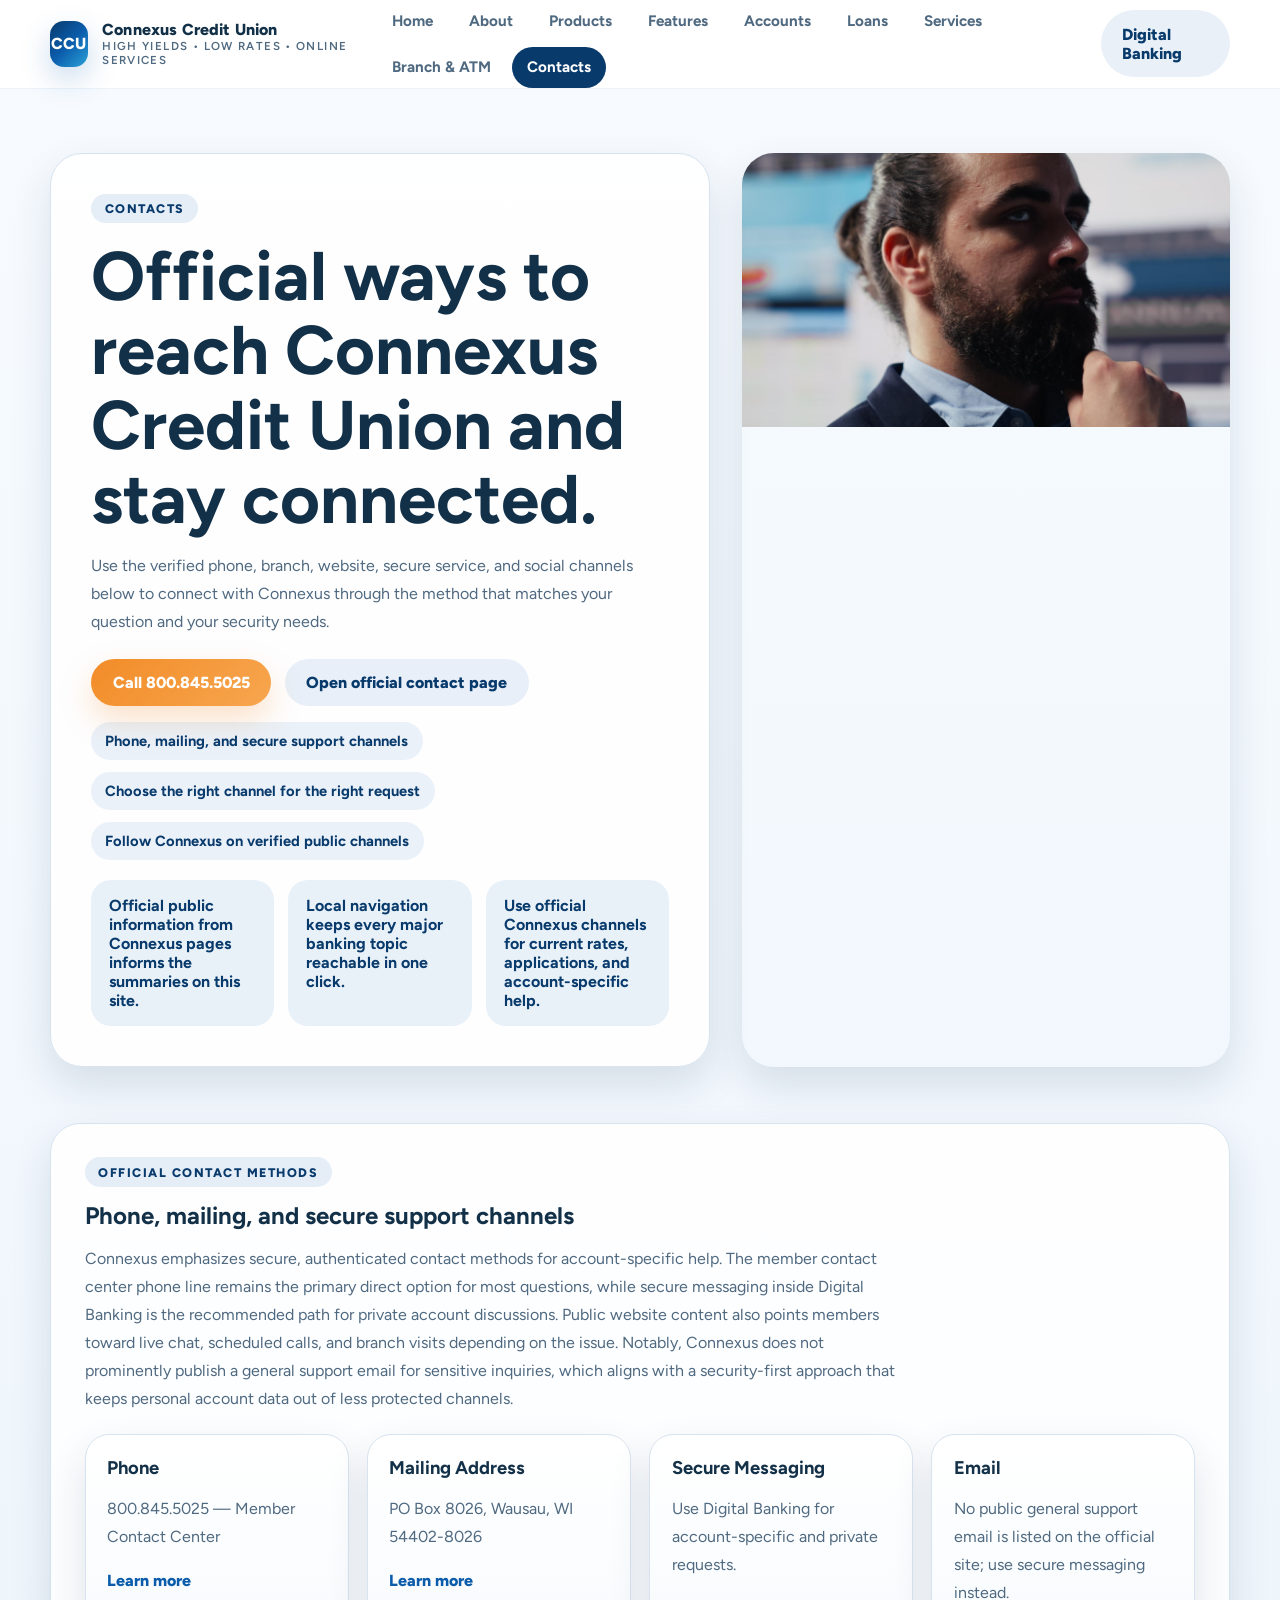
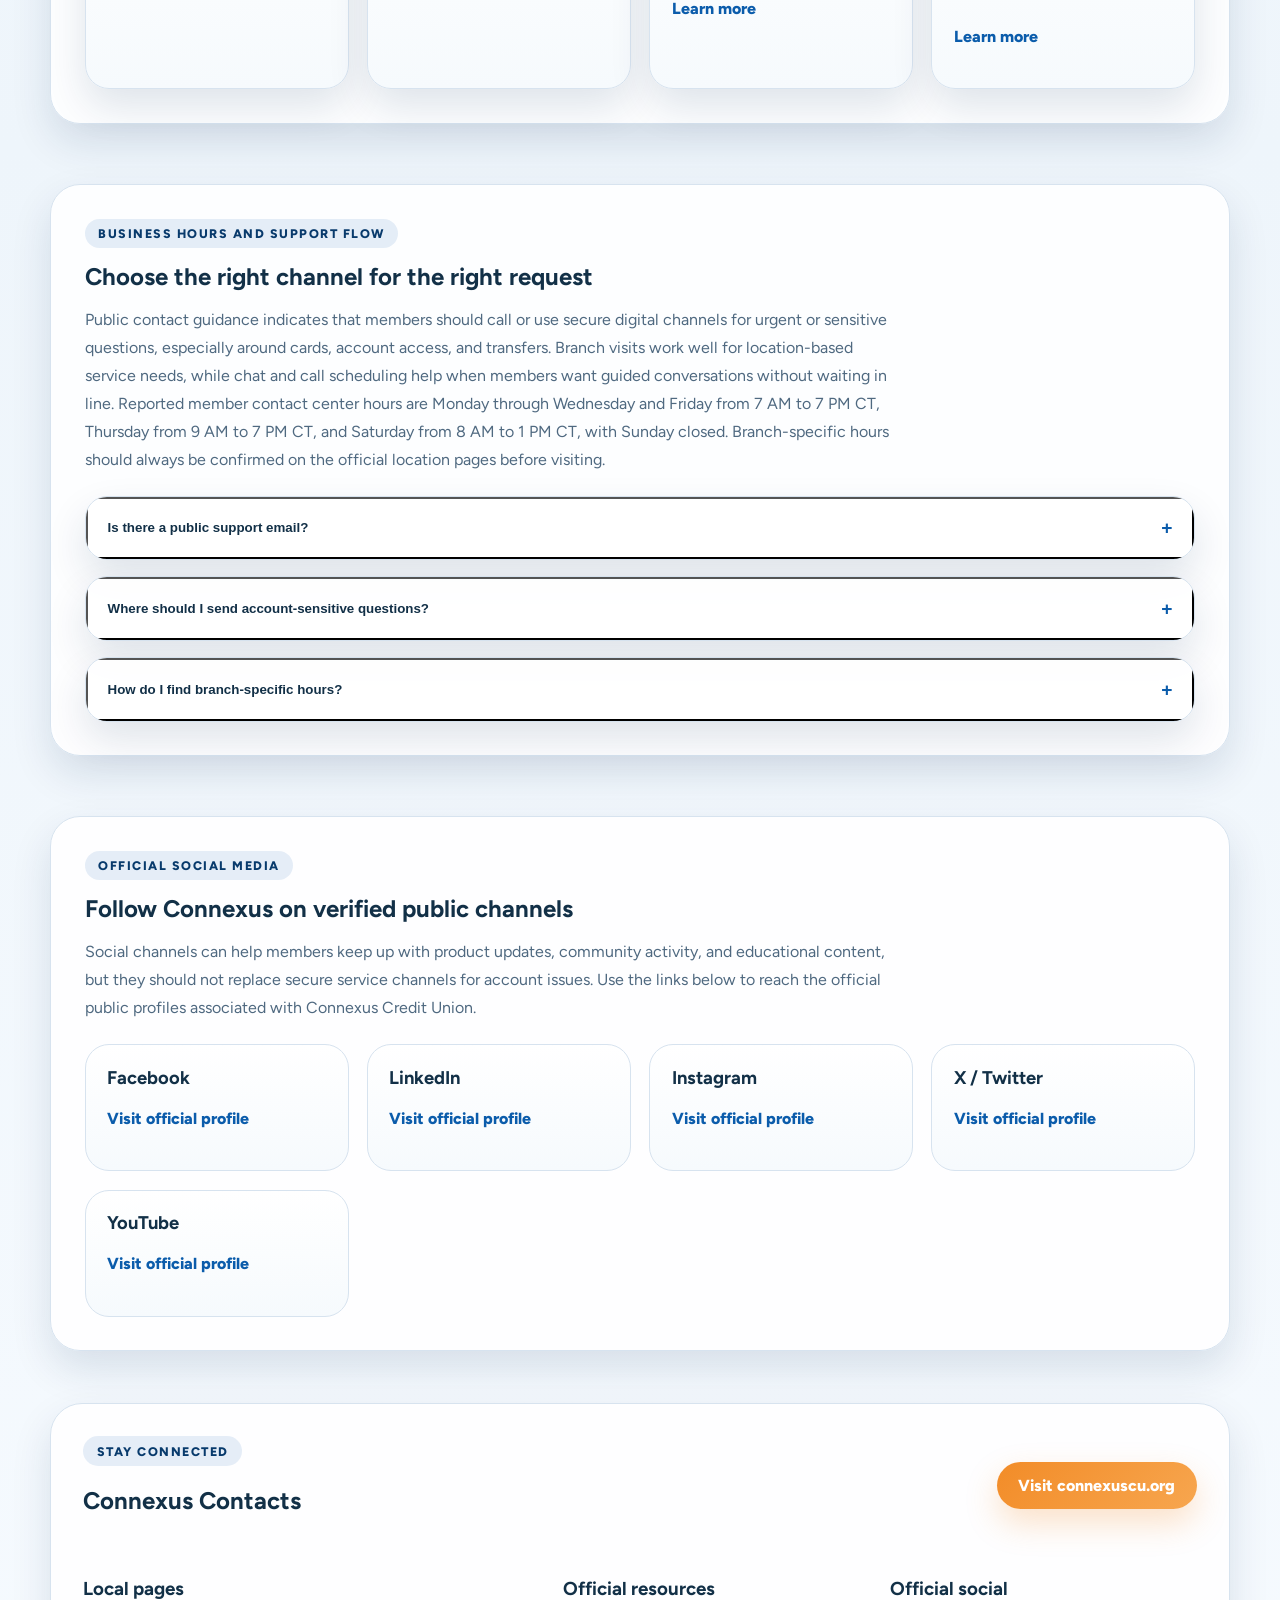
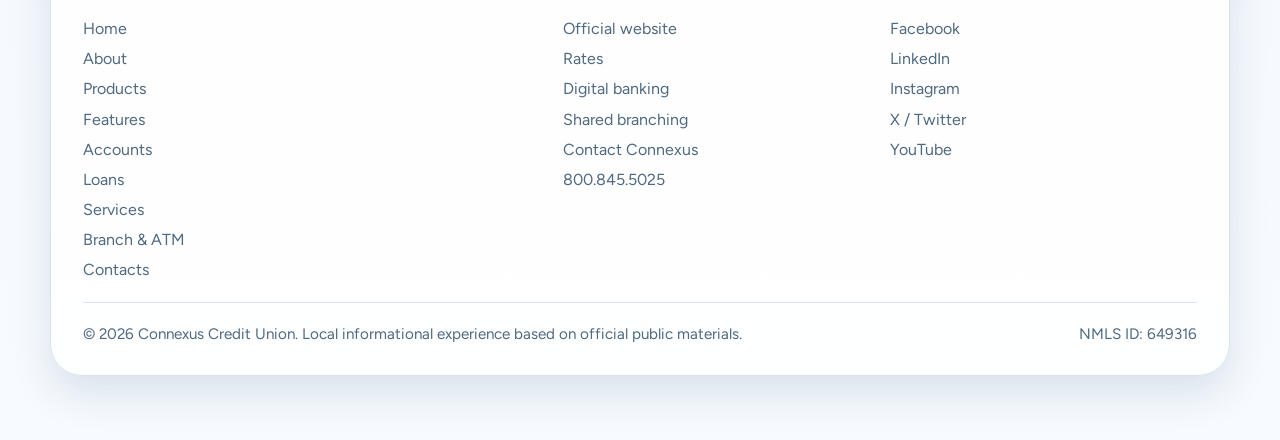
<file: contacts/index.html>
<!DOCTYPE html>
<html lang="en">
<head>
  <meta charset="UTF-8">
  <meta name="viewport" content="width=device-width, initial-scale=1.0">
  <title>Connexus Contacts</title>
  <meta name="description" content="Connexus Credit Union informational page covering accounts, loans, services, locations, and contact details.">
  <link rel="preconnect" href="https://fonts.googleapis.com">
  <link rel="preconnect" href="https://fonts.gstatic.com" crossorigin>
  <link href="https://fonts.googleapis.com/css2?family=Figtree:wght@400;500;600;700;800&display=swap" rel="stylesheet">
  <link href="../site.css" rel="stylesheet">
</head>
<body>
  <a class="skip-link" href="#main-content">Skip to content</a>
  <header class="site-header">
    <div class="container nav-shell">
      <a class="brand-mark" href="../index.html">
        <span class="brand-icon">CCU</span>
        <span class="brand-copy">Connexus Credit Union<small>High yields • Low rates • Online services</small></span>
      </a>
      <nav aria-label="Primary">
        <button class="menu-toggle" type="button" data-mobile-toggle aria-expanded="false" aria-controls="mobile-menu">☰</button>
        <div class="nav-links" id="mobile-menu" data-mobile-menu><a class="nav-link" href="../index.html">Home</a><a class="nav-link" href="../about/index.html">About</a><a class="nav-link" href="../products/index.html">Products</a><a class="nav-link" href="../features/index.html">Features</a><a class="nav-link" href="../accounts/index.html">Accounts</a><a class="nav-link" href="../loans/index.html">Loans</a><a class="nav-link" href="../services/index.html">Services</a><a class="nav-link" href="../branch-atm-locator/index.html">Branch & ATM</a><a class="nav-link is-active" href="../contacts/index.html">Contacts</a></div>
      </nav>
      <div class="nav-actions">
        <a class="button-secondary" href="https://www.connexuscu.org/digital-banking/" target="_blank" rel="noreferrer">Digital Banking</a>
      </div>
    </div>
  </header>
  <main id="main-content">
    <section class="page-hero">
      <div class="container hero-grid">
        <div class="hero-copy">
          <span class="kicker">Contacts</span>
          <h1>Official ways to reach Connexus Credit Union and stay connected.</h1>
          <p>Use the verified phone, branch, website, secure service, and social channels below to connect with Connexus through the method that matches your question and your security needs.</p>
          <div class="hero-actions"><a class="button" href="tel:8008455025">Call 800.845.5025</a><a class="button-secondary" href="https://www.connexuscu.org/about/contact-us" target="_blank" rel="noreferrer">Open official contact page</a></div>
          <div class="anchor-nav"><a href="#member-center">Phone, mailing, and secure support channels</a><a href="#support-channels">Choose the right channel for the right request</a><a href="#social-media">Follow Connexus on verified public channels</a></div>
          
      <div class="utility-strip">
        <div class="utility-chip">Official public information from Connexus pages informs the summaries on this site.</div>
        <div class="utility-chip">Local navigation keeps every major banking topic reachable in one click.</div>
        <div class="utility-chip">Use official Connexus channels for current rates, applications, and account-specific help.</div>
      </div>
    
        </div>
        <div class="hero-image">
          <img src="../corporate-specialist-reviewing-financial-charts-kpi-dashboards-ensuring-business-innovation_482257-136149.jpg" alt="Connexus Credit Union themed illustration">
        </div>
      </div>
    </section>
    <section class="section" id="member-center"><div class="container"><div class="section-panel"><div class="section-heading"><span class="kicker">Official contact methods</span><h2>Phone, mailing, and secure support channels</h2><p>Connexus emphasizes secure, authenticated contact methods for account-specific help. The member contact center phone line remains the primary direct option for most questions, while secure messaging inside Digital Banking is the recommended path for private account discussions. Public website content also points members toward live chat, scheduled calls, and branch visits depending on the issue. Notably, Connexus does not prominently publish a general support email for sensitive inquiries, which aligns with a security-first approach that keeps personal account data out of less protected channels.</p></div><div class="grid grid-4"><article class="card"><h3>Phone</h3><p>800.845.5025 — Member Contact Center</p><p><a class="card-link" href="tel:8008455025">Learn more</a></p></article><article class="card"><h3>Mailing Address</h3><p>PO Box 8026, Wausau, WI 54402-8026</p><p><a class="card-link" href="https://www.connexuscu.org/about/contact-us" target="_blank" rel="noreferrer">Learn more</a></p></article><article class="card"><h3>Secure Messaging</h3><p>Use Digital Banking for account-specific and private requests.</p><p><a class="card-link" href="https://www.connexuscu.org/digital-banking/" target="_blank" rel="noreferrer">Learn more</a></p></article><article class="card"><h3>Email</h3><p>No public general support email is listed on the official site; use secure messaging instead.</p><p><a class="card-link" href="https://www.connexuscu.org/about/contact-us" target="_blank" rel="noreferrer">Learn more</a></p></article></div></div></div></section><section class="section" id="support-channels"><div class="container"><div class="section-panel"><div class="section-heading"><span class="kicker">Business hours and support flow</span><h2>Choose the right channel for the right request</h2><p>Public contact guidance indicates that members should call or use secure digital channels for urgent or sensitive questions, especially around cards, account access, and transfers. Branch visits work well for location-based service needs, while chat and call scheduling help when members want guided conversations without waiting in line. Reported member contact center hours are Monday through Wednesday and Friday from 7 AM to 7 PM CT, Thursday from 9 AM to 7 PM CT, and Saturday from 8 AM to 1 PM CT, with Sunday closed. Branch-specific hours should always be confirmed on the official location pages before visiting.</p></div><div class="faq-list"><article class="faq-item" data-faq-item><button class="faq-question" type="button" data-faq-button aria-expanded="false"><span>Is there a public support email?</span><span data-faq-symbol>+</span></button><div class="faq-answer" data-faq-answer hidden><p>Connexus does not prominently publish a general support email on its official site. For security, use secure messaging in Digital Banking or call the member center.</p></div></article><article class="faq-item" data-faq-item><button class="faq-question" type="button" data-faq-button aria-expanded="false"><span>Where should I send account-sensitive questions?</span><span data-faq-symbol>+</span></button><div class="faq-answer" data-faq-answer hidden><p>Use secure messaging or phone support rather than public channels so account information stays protected.</p></div></article><article class="faq-item" data-faq-item><button class="faq-question" type="button" data-faq-button aria-expanded="false"><span>How do I find branch-specific hours?</span><span data-faq-symbol>+</span></button><div class="faq-answer" data-faq-answer hidden><p>Open the official Connexus branch and ATM locator to review the latest details for each branch location.</p></div></article></div></div></div></section><section class="section" id="social-media"><div class="container"><div class="section-panel"><div class="section-heading"><span class="kicker">Official social media</span><h2>Follow Connexus on verified public channels</h2><p>Social channels can help members keep up with product updates, community activity, and educational content, but they should not replace secure service channels for account issues. Use the links below to reach the official public profiles associated with Connexus Credit Union.</p></div><div class="grid grid-4"><article class="social-card"><h3>Facebook</h3><p><a class="card-link" href="https://www.facebook.com/connexuscu" target="_blank" rel="noreferrer">Visit official profile</a></p></article><article class="social-card"><h3>LinkedIn</h3><p><a class="card-link" href="https://www.linkedin.com/company/connexus-credit-union/" target="_blank" rel="noreferrer">Visit official profile</a></p></article><article class="social-card"><h3>Instagram</h3><p><a class="card-link" href="https://www.instagram.com/connexuscu/" target="_blank" rel="noreferrer">Visit official profile</a></p></article><article class="social-card"><h3>X / Twitter</h3><p><a class="card-link" href="https://twitter.com/connexuscu" target="_blank" rel="noreferrer">Visit official profile</a></p></article><article class="social-card"><h3>YouTube</h3><p><a class="card-link" href="https://www.youtube.com/connexuscu" target="_blank" rel="noreferrer">Visit official profile</a></p></article></div></div></div></section>
  </main>
  
    <footer class="footer-cta">
      <div class="container">
        <div class="footer-panel">
          <div class="footer-title-row">
            <div>
              <span class="kicker">Stay connected</span>
              <h2 data-footer-title>Connexus Contacts</h2>
            </div>
            <a class="button" href="https://www.connexuscu.org/" target="_blank" rel="noreferrer">Visit connexuscu.org</a>
          </div>
          <div class="footer-grid">
            <section class="footer-group" data-footer-group>
              <h3 data-footer-toggle>Local pages</h3>
              <div class="footer-links"><a href="../index.html">Home</a><a href="../about/index.html">About</a><a href="../products/index.html">Products</a><a href="../features/index.html">Features</a><a href="../accounts/index.html">Accounts</a><a href="../loans/index.html">Loans</a><a href="../services/index.html">Services</a><a href="../branch-atm-locator/index.html">Branch & ATM</a><a href="../contacts/index.html">Contacts</a></div>
            </section>
            <section class="footer-group" data-footer-group>
              <h3 data-footer-toggle>Official resources</h3>
              <div class="meta-list"><a href="https://www.connexuscu.org/" target="_blank" rel="noreferrer">Official website</a><a href="https://www.connexuscu.org/rates" target="_blank" rel="noreferrer">Rates</a><a href="https://www.connexuscu.org/digital-banking/" target="_blank" rel="noreferrer">Digital banking</a><a href="https://www.connexuscu.org/about/branch-and-atm-locations/shared-branching" target="_blank" rel="noreferrer">Shared branching</a><a href="https://www.connexuscu.org/about/contact-us" target="_blank" rel="noreferrer">Contact Connexus</a><a href="tel:8008455025">800.845.5025</a></div>
            </section>
            <section class="footer-group" data-footer-group>
              <h3 data-footer-toggle>Official social</h3>
              <div class="social-list"><a href="https://www.facebook.com/connexuscu" target="_blank" rel="noreferrer">Facebook</a><a href="https://www.linkedin.com/company/connexus-credit-union/" target="_blank" rel="noreferrer">LinkedIn</a><a href="https://www.instagram.com/connexuscu/" target="_blank" rel="noreferrer">Instagram</a><a href="https://twitter.com/connexuscu" target="_blank" rel="noreferrer">X / Twitter</a><a href="https://www.youtube.com/connexuscu" target="_blank" rel="noreferrer">YouTube</a></div>
            </section>
          </div>
          <div class="footer-bottom">
            <span>© <span data-year></span> Connexus Credit Union. Local informational experience based on official public materials.</span>
            <span>NMLS ID: 649316</span>
          </div>
        </div>
      </div>
    </footer>
    
  <script src="../site.js"></script>
</body>
</html>
</file>
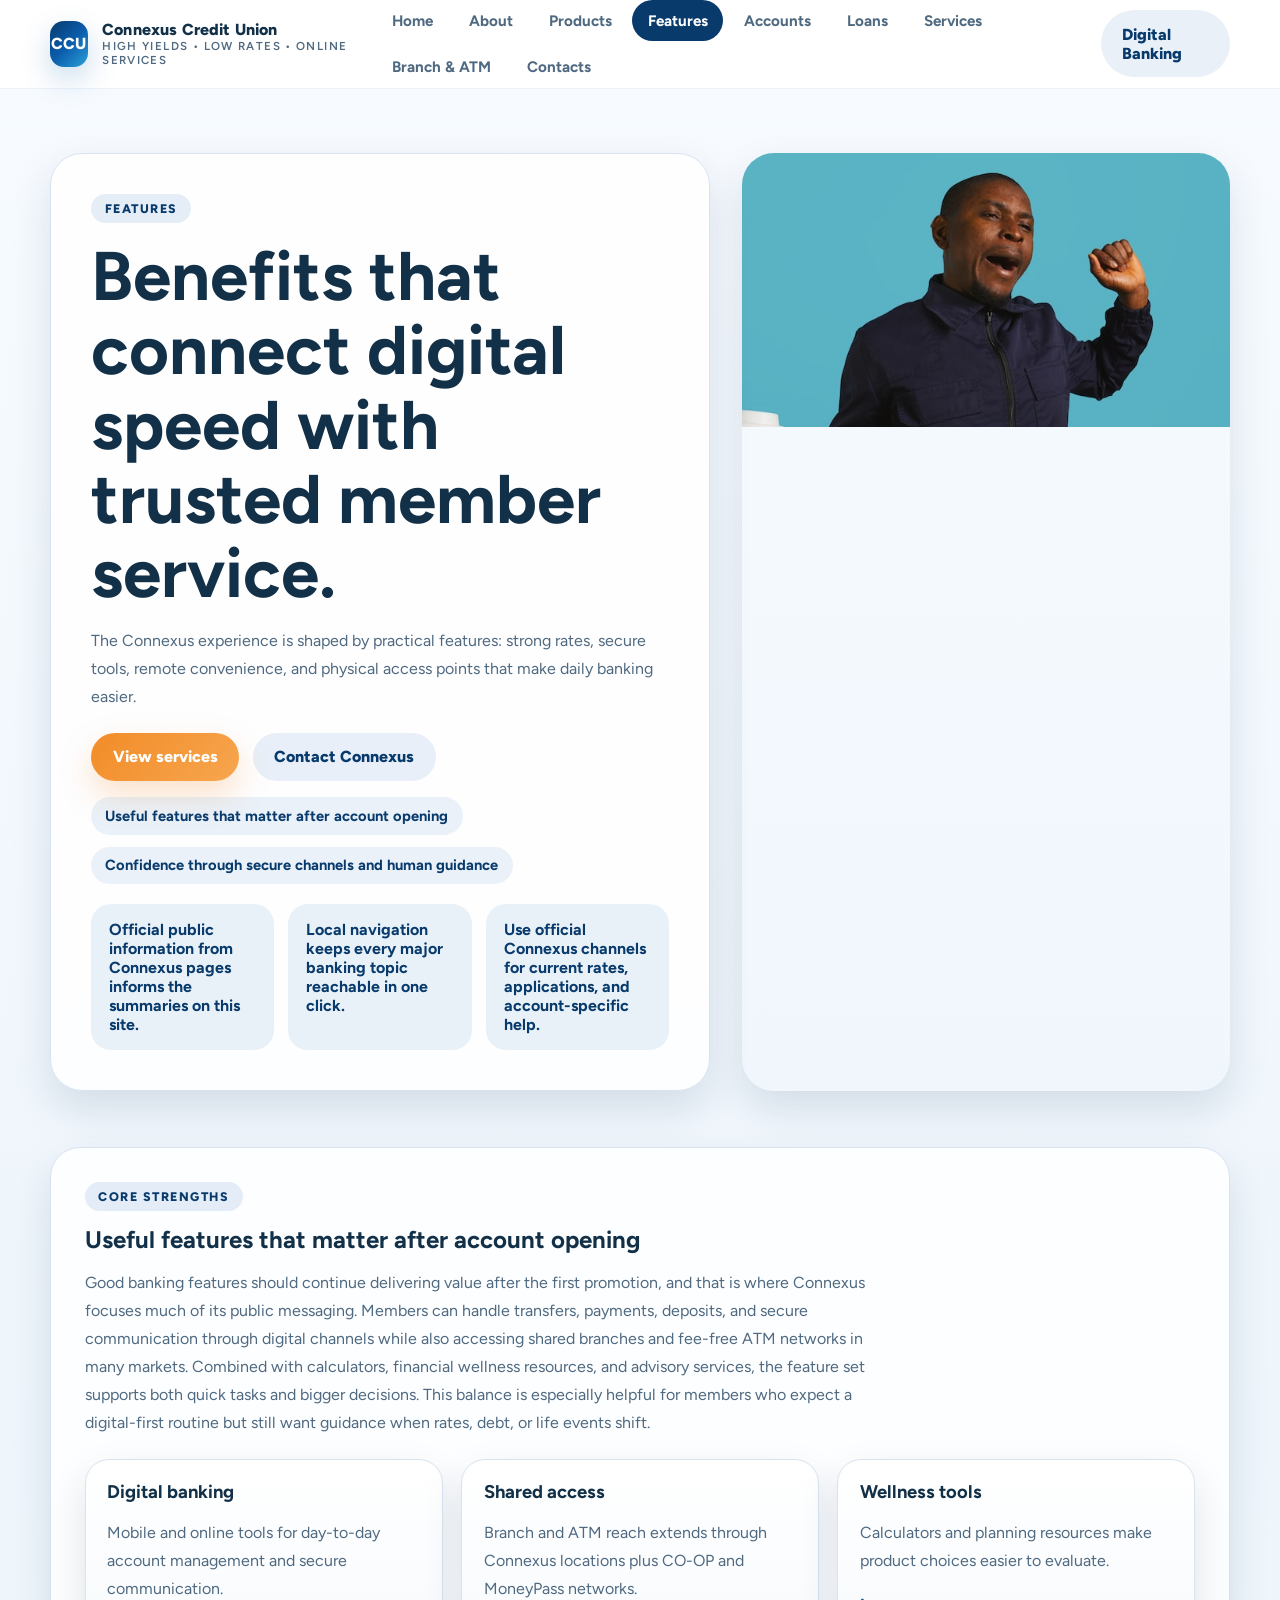
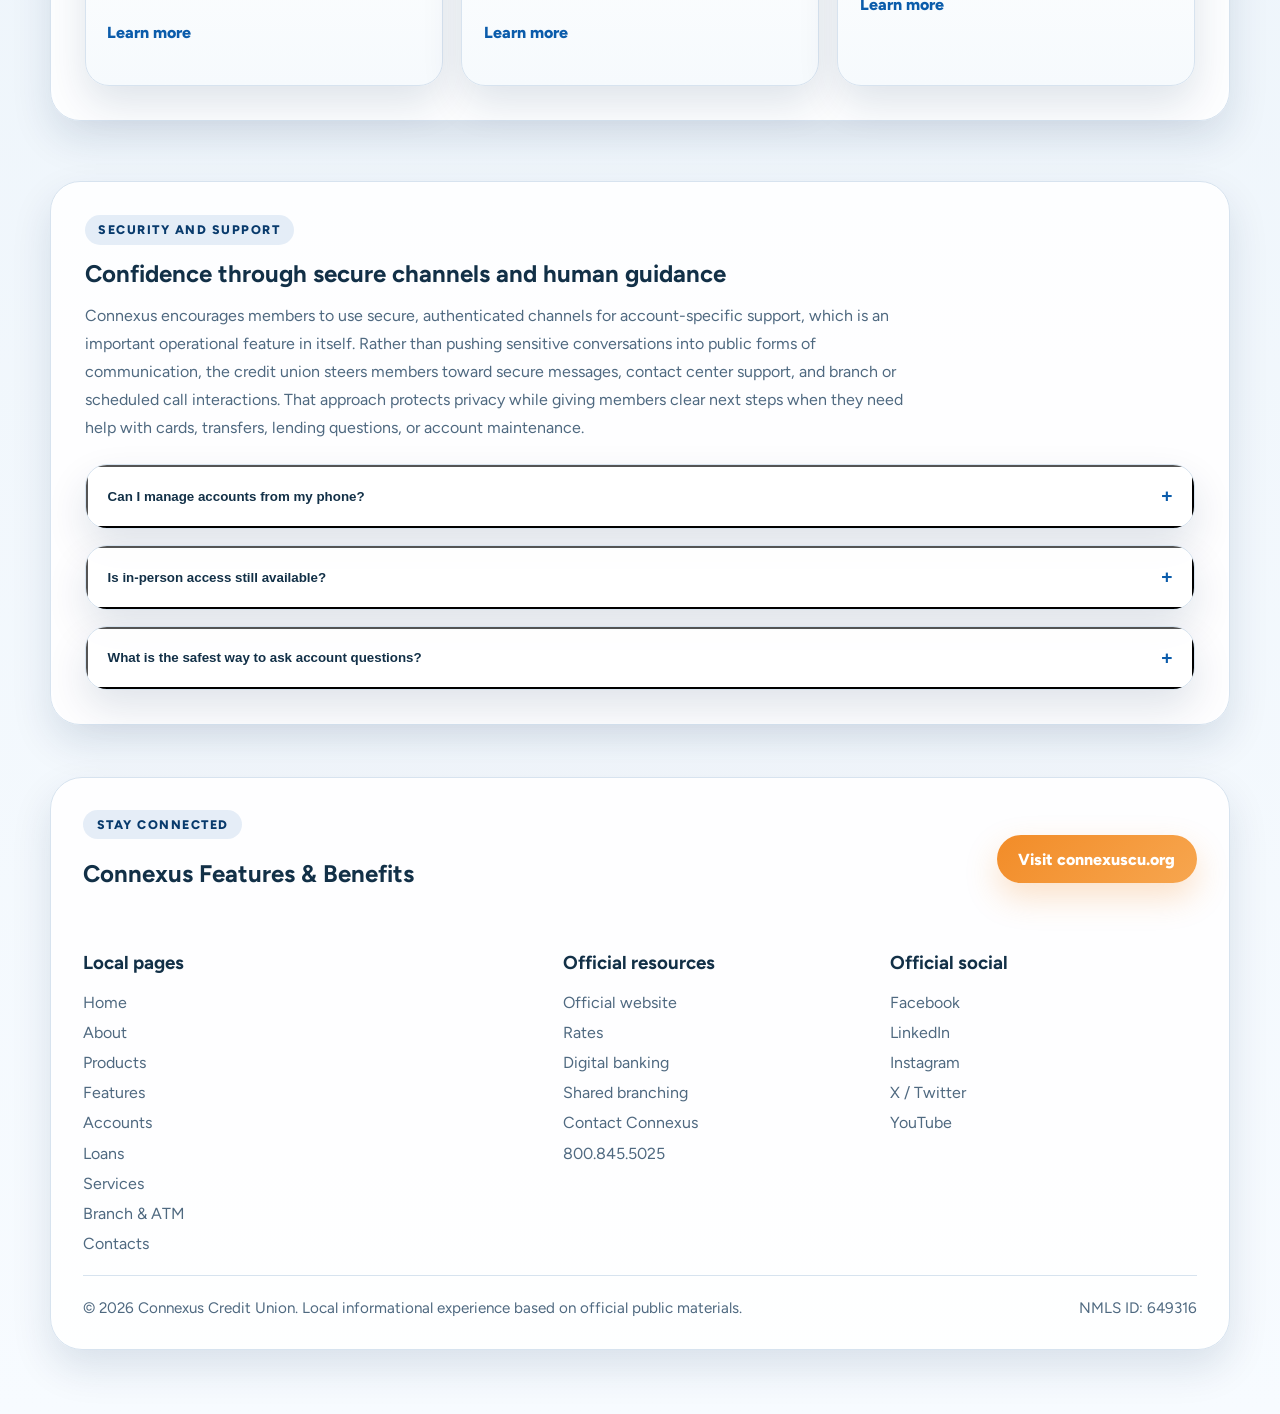
<file: features/index.html>
<!DOCTYPE html>
<html lang="en">
<head>
  <meta charset="UTF-8">
  <meta name="viewport" content="width=device-width, initial-scale=1.0">
  <title>Connexus Features & Benefits</title>
  <meta name="description" content="Connexus Credit Union informational page covering accounts, loans, services, locations, and contact details.">
  <link rel="preconnect" href="https://fonts.googleapis.com">
  <link rel="preconnect" href="https://fonts.gstatic.com" crossorigin>
  <link href="https://fonts.googleapis.com/css2?family=Figtree:wght@400;500;600;700;800&display=swap" rel="stylesheet">
  <link href="../site.css" rel="stylesheet">
</head>
<body>
  <a class="skip-link" href="#main-content">Skip to content</a>
  <header class="site-header">
    <div class="container nav-shell">
      <a class="brand-mark" href="../index.html">
        <span class="brand-icon">CCU</span>
        <span class="brand-copy">Connexus Credit Union<small>High yields • Low rates • Online services</small></span>
      </a>
      <nav aria-label="Primary">
        <button class="menu-toggle" type="button" data-mobile-toggle aria-expanded="false" aria-controls="mobile-menu">☰</button>
        <div class="nav-links" id="mobile-menu" data-mobile-menu><a class="nav-link" href="../index.html">Home</a><a class="nav-link" href="../about/index.html">About</a><a class="nav-link" href="../products/index.html">Products</a><a class="nav-link is-active" href="../features/index.html">Features</a><a class="nav-link" href="../accounts/index.html">Accounts</a><a class="nav-link" href="../loans/index.html">Loans</a><a class="nav-link" href="../services/index.html">Services</a><a class="nav-link" href="../branch-atm-locator/index.html">Branch & ATM</a><a class="nav-link" href="../contacts/index.html">Contacts</a></div>
      </nav>
      <div class="nav-actions">
        <a class="button-secondary" href="https://www.connexuscu.org/digital-banking/" target="_blank" rel="noreferrer">Digital Banking</a>
      </div>
    </div>
  </header>
  <main id="main-content">
    <section class="page-hero">
      <div class="container hero-grid">
        <div class="hero-copy">
          <span class="kicker">Features</span>
          <h1>Benefits that connect digital speed with trusted member service.</h1>
          <p>The Connexus experience is shaped by practical features: strong rates, secure tools, remote convenience, and physical access points that make daily banking easier.</p>
          <div class="hero-actions"><a class="button" href="../services/index.html">View services</a><a class="button-secondary" href="../contacts/index.html">Contact Connexus</a></div>
          <div class="anchor-nav"><a href="#benefits">Useful features that matter after account opening</a><a href="#security">Confidence through secure channels and human guidance</a></div>
          
      <div class="utility-strip">
        <div class="utility-chip">Official public information from Connexus pages informs the summaries on this site.</div>
        <div class="utility-chip">Local navigation keeps every major banking topic reachable in one click.</div>
        <div class="utility-chip">Use official Connexus channels for current rates, applications, and account-specific help.</div>
      </div>
    
        </div>
        <div class="hero-image">
          <img src="../features/business-person-analyzing-financial-statistics-displaying-tablet-screen_482257-89774.jpg" alt="Connexus Credit Union themed illustration">
        </div>
      </div>
    </section>
    <section class="section" id="benefits"><div class="container"><div class="section-panel"><div class="section-heading"><span class="kicker">Core strengths</span><h2>Useful features that matter after account opening</h2><p>Good banking features should continue delivering value after the first promotion, and that is where Connexus focuses much of its public messaging. Members can handle transfers, payments, deposits, and secure communication through digital channels while also accessing shared branches and fee-free ATM networks in many markets. Combined with calculators, financial wellness resources, and advisory services, the feature set supports both quick tasks and bigger decisions. This balance is especially helpful for members who expect a digital-first routine but still want guidance when rates, debt, or life events shift.</p></div><div class="grid grid-3"><article class="card"><h3>Digital banking</h3><p>Mobile and online tools for day-to-day account management and secure communication.</p><p><a class="card-link" href="../services/index.html#digital-banking">Learn more</a></p></article><article class="card"><h3>Shared access</h3><p>Branch and ATM reach extends through Connexus locations plus CO-OP and MoneyPass networks.</p><p><a class="card-link" href="../branch-atm-locator/index.html">Learn more</a></p></article><article class="card"><h3>Wellness tools</h3><p>Calculators and planning resources make product choices easier to evaluate.</p><p><a class="card-link" href="../services/index.html#financial-wellness">Learn more</a></p></article></div></div></div></section><section class="section" id="security"><div class="container"><div class="section-panel"><div class="section-heading"><span class="kicker">Security and support</span><h2>Confidence through secure channels and human guidance</h2><p>Connexus encourages members to use secure, authenticated channels for account-specific support, which is an important operational feature in itself. Rather than pushing sensitive conversations into public forms of communication, the credit union steers members toward secure messages, contact center support, and branch or scheduled call interactions. That approach protects privacy while giving members clear next steps when they need help with cards, transfers, lending questions, or account maintenance.</p></div><div class="faq-list"><article class="faq-item" data-faq-item><button class="faq-question" type="button" data-faq-button aria-expanded="false"><span>Can I manage accounts from my phone?</span><span data-faq-symbol>+</span></button><div class="faq-answer" data-faq-answer hidden><p>Yes. Connexus promotes mobile and online banking for balances, transfers, payments, mobile deposit, and other daily tasks.</p></div></article><article class="faq-item" data-faq-item><button class="faq-question" type="button" data-faq-button aria-expanded="false"><span>Is in-person access still available?</span><span data-faq-symbol>+</span></button><div class="faq-answer" data-faq-answer hidden><p>Yes. Members can use Connexus branches along with shared branching and large ATM networks for broader physical access.</p></div></article><article class="faq-item" data-faq-item><button class="faq-question" type="button" data-faq-button aria-expanded="false"><span>What is the safest way to ask account questions?</span><span data-faq-symbol>+</span></button><div class="faq-answer" data-faq-answer hidden><p>Use secure messaging in Digital Banking or call the official member contact center for private account support.</p></div></article></div></div></div></section>
  </main>
  
    <footer class="footer-cta">
      <div class="container">
        <div class="footer-panel">
          <div class="footer-title-row">
            <div>
              <span class="kicker">Stay connected</span>
              <h2 data-footer-title>Connexus Features & Benefits</h2>
            </div>
            <a class="button" href="https://www.connexuscu.org/" target="_blank" rel="noreferrer">Visit connexuscu.org</a>
          </div>
          <div class="footer-grid">
            <section class="footer-group" data-footer-group>
              <h3 data-footer-toggle>Local pages</h3>
              <div class="footer-links"><a href="../index.html">Home</a><a href="../about/index.html">About</a><a href="../products/index.html">Products</a><a href="../features/index.html">Features</a><a href="../accounts/index.html">Accounts</a><a href="../loans/index.html">Loans</a><a href="../services/index.html">Services</a><a href="../branch-atm-locator/index.html">Branch & ATM</a><a href="../contacts/index.html">Contacts</a></div>
            </section>
            <section class="footer-group" data-footer-group>
              <h3 data-footer-toggle>Official resources</h3>
              <div class="meta-list"><a href="https://www.connexuscu.org/" target="_blank" rel="noreferrer">Official website</a><a href="https://www.connexuscu.org/rates" target="_blank" rel="noreferrer">Rates</a><a href="https://www.connexuscu.org/digital-banking/" target="_blank" rel="noreferrer">Digital banking</a><a href="https://www.connexuscu.org/about/branch-and-atm-locations/shared-branching" target="_blank" rel="noreferrer">Shared branching</a><a href="https://www.connexuscu.org/about/contact-us" target="_blank" rel="noreferrer">Contact Connexus</a><a href="tel:8008455025">800.845.5025</a></div>
            </section>
            <section class="footer-group" data-footer-group>
              <h3 data-footer-toggle>Official social</h3>
              <div class="social-list"><a href="https://www.facebook.com/connexuscu" target="_blank" rel="noreferrer">Facebook</a><a href="https://www.linkedin.com/company/connexus-credit-union/" target="_blank" rel="noreferrer">LinkedIn</a><a href="https://www.instagram.com/connexuscu/" target="_blank" rel="noreferrer">Instagram</a><a href="https://twitter.com/connexuscu" target="_blank" rel="noreferrer">X / Twitter</a><a href="https://www.youtube.com/connexuscu" target="_blank" rel="noreferrer">YouTube</a></div>
            </section>
          </div>
          <div class="footer-bottom">
            <span>© <span data-year></span> Connexus Credit Union. Local informational experience based on official public materials.</span>
            <span>NMLS ID: 649316</span>
          </div>
        </div>
      </div>
    </footer>
    
  <script src="../site.js"></script>
</body>
</html>
</file>
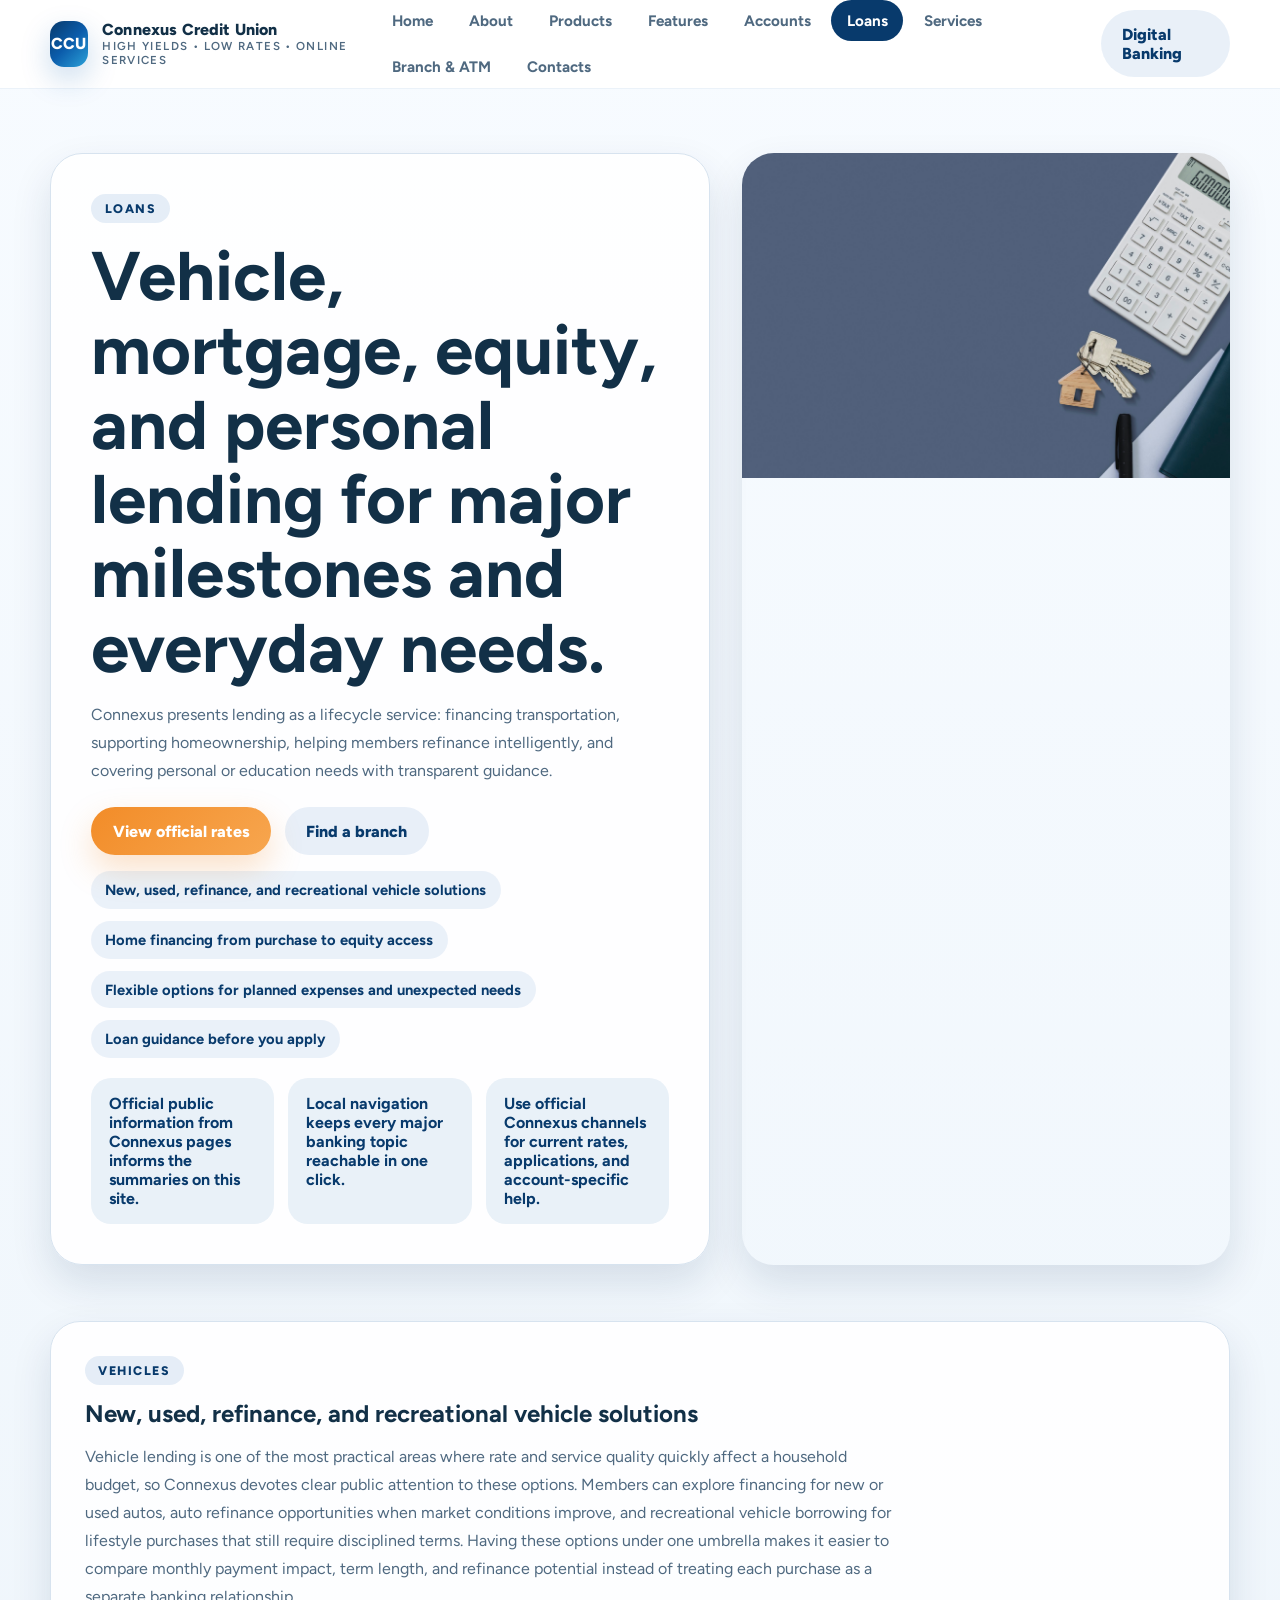
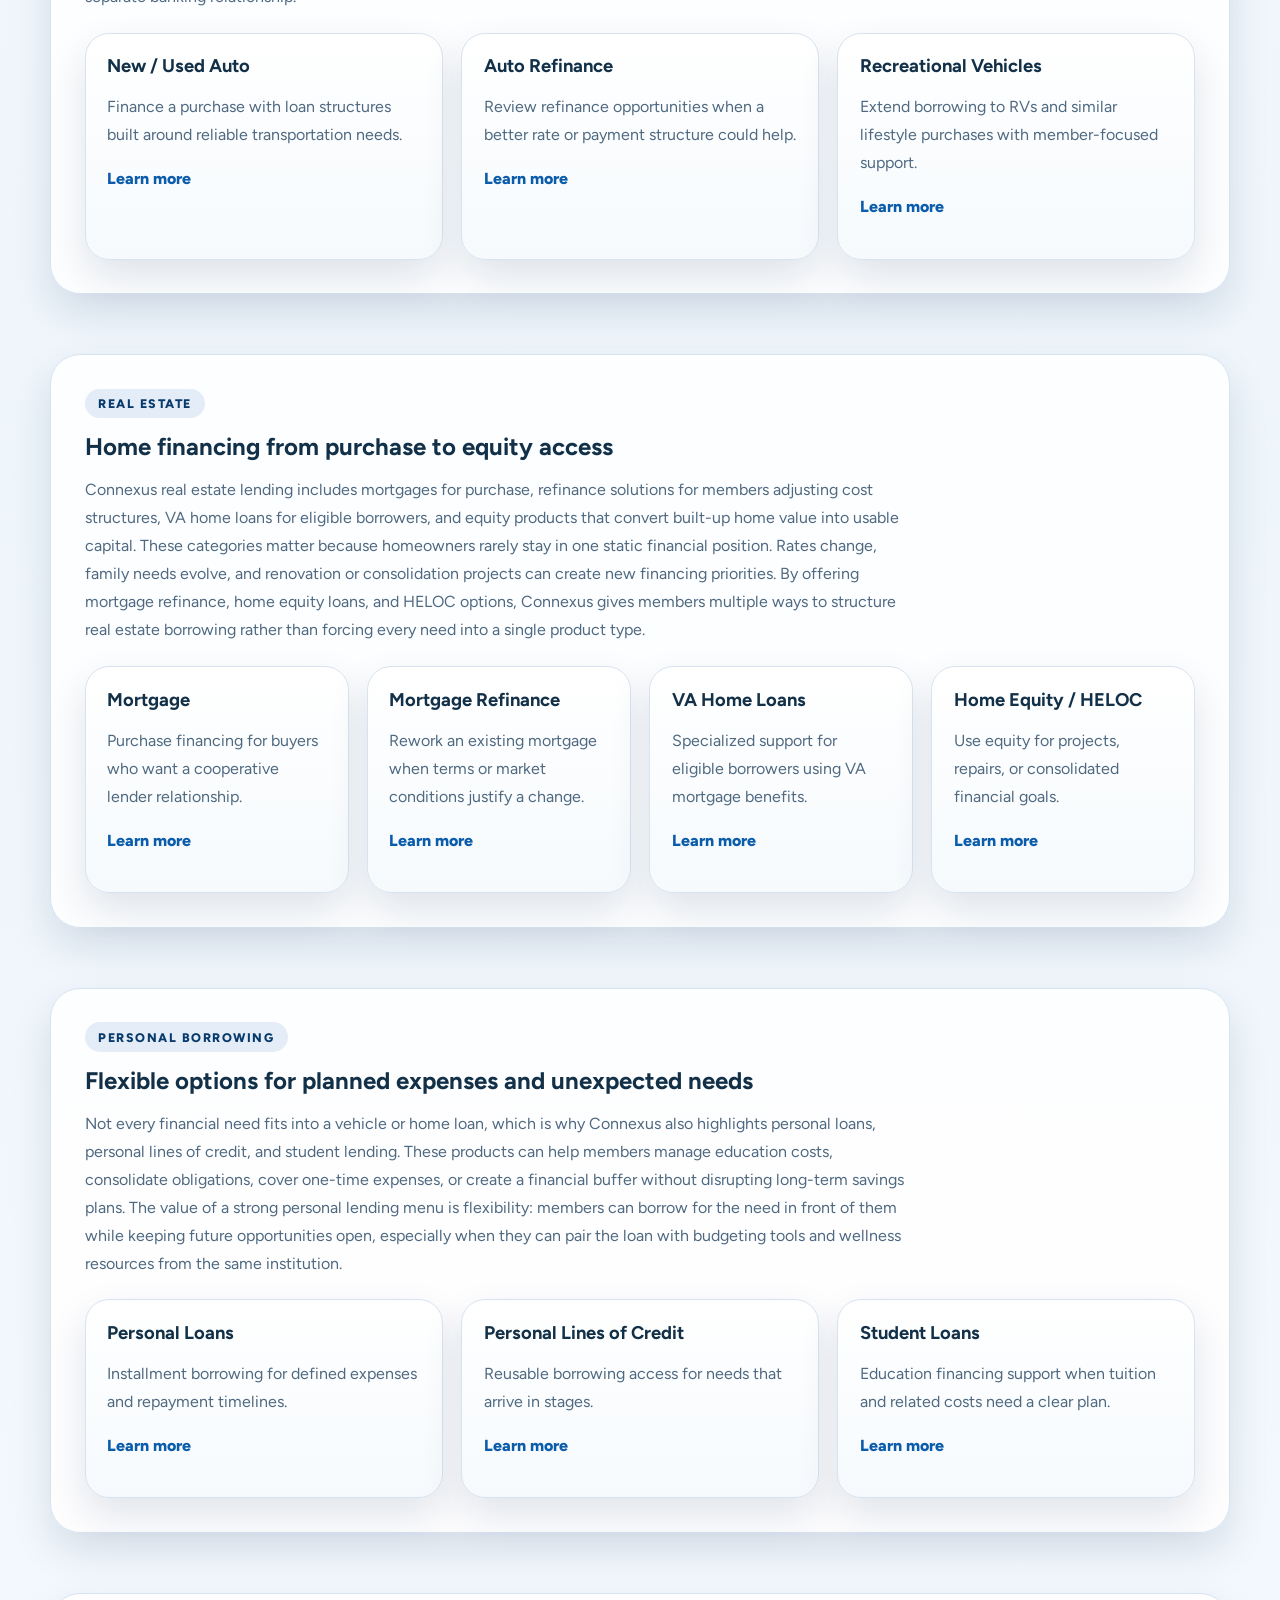
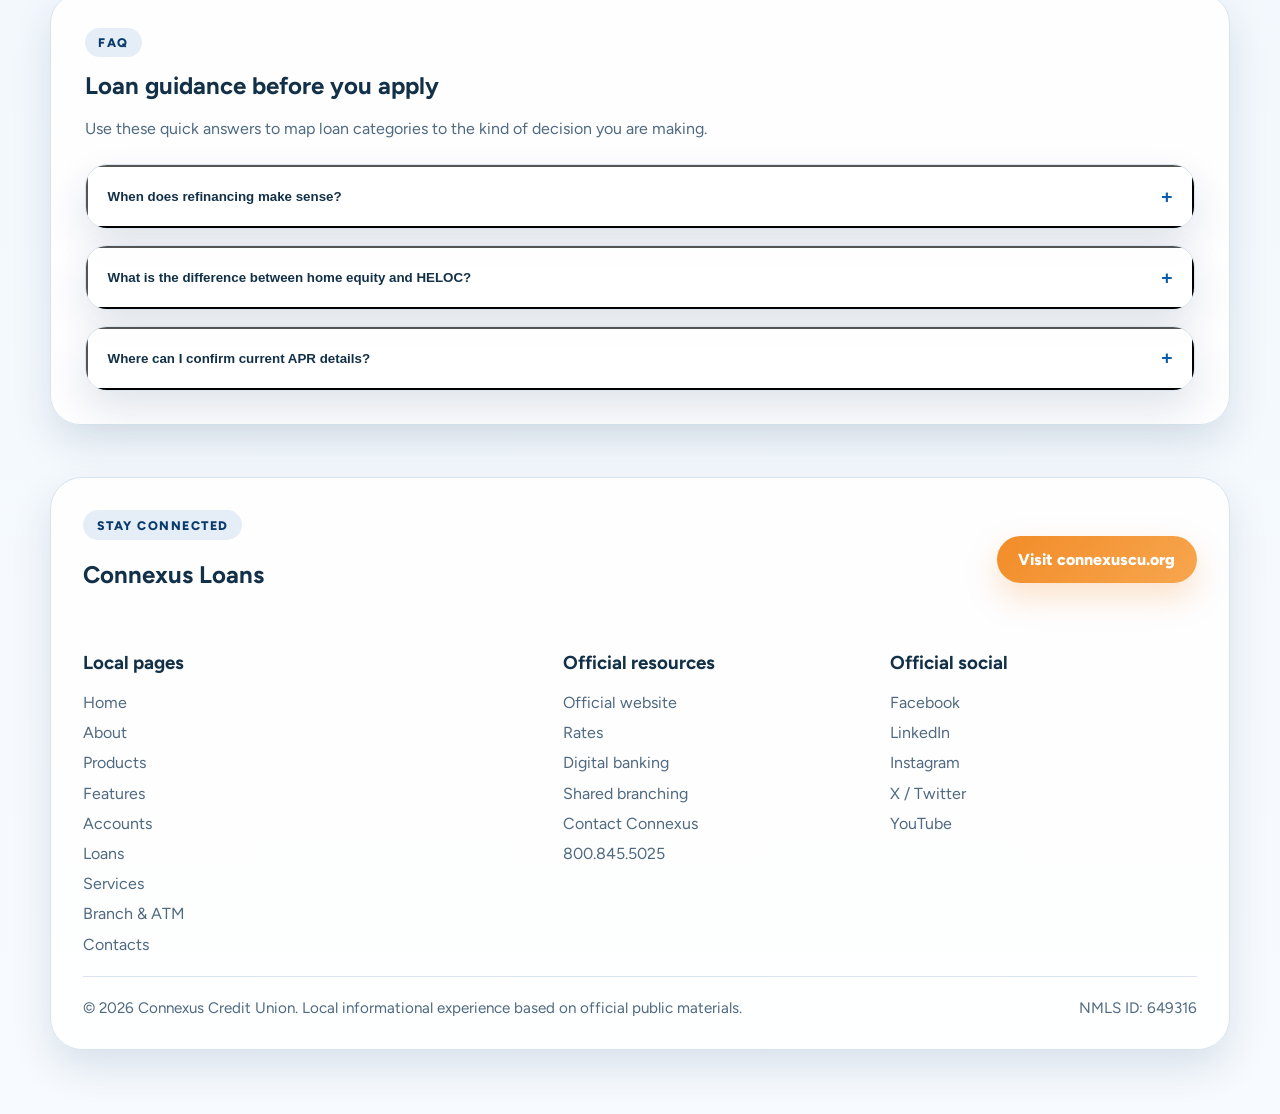
<file: loans/index.html>
<!DOCTYPE html>
<html lang="en">
<head>
  <meta charset="UTF-8">
  <meta name="viewport" content="width=device-width, initial-scale=1.0">
  <title>Connexus Loans</title>
  <meta name="description" content="Connexus Credit Union informational page covering accounts, loans, services, locations, and contact details.">
  <link rel="preconnect" href="https://fonts.googleapis.com">
  <link rel="preconnect" href="https://fonts.gstatic.com" crossorigin>
  <link href="https://fonts.googleapis.com/css2?family=Figtree:wght@400;500;600;700;800&display=swap" rel="stylesheet">
  <link href="../site.css" rel="stylesheet">
</head>
<body>
  <a class="skip-link" href="#main-content">Skip to content</a>
  <header class="site-header">
    <div class="container nav-shell">
      <a class="brand-mark" href="../index.html">
        <span class="brand-icon">CCU</span>
        <span class="brand-copy">Connexus Credit Union<small>High yields • Low rates • Online services</small></span>
      </a>
      <nav aria-label="Primary">
        <button class="menu-toggle" type="button" data-mobile-toggle aria-expanded="false" aria-controls="mobile-menu">☰</button>
        <div class="nav-links" id="mobile-menu" data-mobile-menu><a class="nav-link" href="../index.html">Home</a><a class="nav-link" href="../about/index.html">About</a><a class="nav-link" href="../products/index.html">Products</a><a class="nav-link" href="../features/index.html">Features</a><a class="nav-link" href="../accounts/index.html">Accounts</a><a class="nav-link is-active" href="../loans/index.html">Loans</a><a class="nav-link" href="../services/index.html">Services</a><a class="nav-link" href="../branch-atm-locator/index.html">Branch & ATM</a><a class="nav-link" href="../contacts/index.html">Contacts</a></div>
      </nav>
      <div class="nav-actions">
        <a class="button-secondary" href="https://www.connexuscu.org/digital-banking/" target="_blank" rel="noreferrer">Digital Banking</a>
      </div>
    </div>
  </header>
  <main id="main-content">
    <section class="page-hero">
      <div class="container hero-grid">
        <div class="hero-copy">
          <span class="kicker">Loans</span>
          <h1>Vehicle, mortgage, equity, and personal lending for major milestones and everyday needs.</h1>
          <p>Connexus presents lending as a lifecycle service: financing transportation, supporting homeownership, helping members refinance intelligently, and covering personal or education needs with transparent guidance.</p>
          <div class="hero-actions"><a class="button" href="https://www.connexuscu.org/rates" target="_blank" rel="noreferrer">View official rates</a><a class="button-secondary" href="../branch-atm-locator/index.html">Find a branch</a></div>
          <div class="anchor-nav"><a href="#vehicle-loans">New, used, refinance, and recreational vehicle solutions</a><a href="#real-estate-loans">Home financing from purchase to equity access</a><a href="#personal-loans">Flexible options for planned expenses and unexpected needs</a><a href="#loan-faq">Loan guidance before you apply</a></div>
          
      <div class="utility-strip">
        <div class="utility-chip">Official public information from Connexus pages informs the summaries on this site.</div>
        <div class="utility-chip">Local navigation keeps every major banking topic reachable in one click.</div>
        <div class="utility-chip">Use official Connexus channels for current rates, applications, and account-specific help.</div>
      </div>
    
        </div>
        <div class="hero-image">
          <img src="../real-estate-calculator-finance-budgeting-concept_53876-127087.jpg" alt="Connexus Credit Union themed illustration">
        </div>
      </div>
    </section>
    <section class="section" id="vehicle-loans"><div class="container"><div class="section-panel"><div class="section-heading"><span class="kicker">Vehicles</span><h2>New, used, refinance, and recreational vehicle solutions</h2><p>Vehicle lending is one of the most practical areas where rate and service quality quickly affect a household budget, so Connexus devotes clear public attention to these options. Members can explore financing for new or used autos, auto refinance opportunities when market conditions improve, and recreational vehicle borrowing for lifestyle purchases that still require disciplined terms. Having these options under one umbrella makes it easier to compare monthly payment impact, term length, and refinance potential instead of treating each purchase as a separate banking relationship.</p></div><div class="grid grid-3"><article class="card"><h3>New / Used Auto</h3><p>Finance a purchase with loan structures built around reliable transportation needs.</p><p><a class="card-link" href="https://www.connexuscu.org/loans/vehicle-loans" target="_blank" rel="noreferrer">Learn more</a></p></article><article class="card"><h3>Auto Refinance</h3><p>Review refinance opportunities when a better rate or payment structure could help.</p><p><a class="card-link" href="https://www.connexuscu.org/loans/vehicle-loans" target="_blank" rel="noreferrer">Learn more</a></p></article><article class="card"><h3>Recreational Vehicles</h3><p>Extend borrowing to RVs and similar lifestyle purchases with member-focused support.</p><p><a class="card-link" href="https://www.connexuscu.org/loans/vehicle-loans" target="_blank" rel="noreferrer">Learn more</a></p></article></div></div></div></section><section class="section" id="real-estate-loans"><div class="container"><div class="section-panel"><div class="section-heading"><span class="kicker">Real estate</span><h2>Home financing from purchase to equity access</h2><p>Connexus real estate lending includes mortgages for purchase, refinance solutions for members adjusting cost structures, VA home loans for eligible borrowers, and equity products that convert built-up home value into usable capital. These categories matter because homeowners rarely stay in one static financial position. Rates change, family needs evolve, and renovation or consolidation projects can create new financing priorities. By offering mortgage refinance, home equity loans, and HELOC options, Connexus gives members multiple ways to structure real estate borrowing rather than forcing every need into a single product type.</p></div><div class="grid grid-4"><article class="card"><h3>Mortgage</h3><p>Purchase financing for buyers who want a cooperative lender relationship.</p><p><a class="card-link" href="https://www.connexuscu.org/loans/mortgage" target="_blank" rel="noreferrer">Learn more</a></p></article><article class="card"><h3>Mortgage Refinance</h3><p>Rework an existing mortgage when terms or market conditions justify a change.</p><p><a class="card-link" href="https://www.connexuscu.org/loans/mortgage-refinance" target="_blank" rel="noreferrer">Learn more</a></p></article><article class="card"><h3>VA Home Loans</h3><p>Specialized support for eligible borrowers using VA mortgage benefits.</p><p><a class="card-link" href="https://www.connexuscu.org/loans/va-home-loans" target="_blank" rel="noreferrer">Learn more</a></p></article><article class="card"><h3>Home Equity / HELOC</h3><p>Use equity for projects, repairs, or consolidated financial goals.</p><p><a class="card-link" href="https://www.connexuscu.org/loans/home-equity" target="_blank" rel="noreferrer">Learn more</a></p></article></div></div></div></section><section class="section" id="personal-loans"><div class="container"><div class="section-panel"><div class="section-heading"><span class="kicker">Personal borrowing</span><h2>Flexible options for planned expenses and unexpected needs</h2><p>Not every financial need fits into a vehicle or home loan, which is why Connexus also highlights personal loans, personal lines of credit, and student lending. These products can help members manage education costs, consolidate obligations, cover one-time expenses, or create a financial buffer without disrupting long-term savings plans. The value of a strong personal lending menu is flexibility: members can borrow for the need in front of them while keeping future opportunities open, especially when they can pair the loan with budgeting tools and wellness resources from the same institution.</p></div><div class="grid grid-3"><article class="card"><h3>Personal Loans</h3><p>Installment borrowing for defined expenses and repayment timelines.</p><p><a class="card-link" href="https://www.connexuscu.org/loans/personal" target="_blank" rel="noreferrer">Learn more</a></p></article><article class="card"><h3>Personal Lines of Credit</h3><p>Reusable borrowing access for needs that arrive in stages.</p><p><a class="card-link" href="https://www.connexuscu.org/loans/personal" target="_blank" rel="noreferrer">Learn more</a></p></article><article class="card"><h3>Student Loans</h3><p>Education financing support when tuition and related costs need a clear plan.</p><p><a class="card-link" href="https://www.connexuscu.org/loans/student-loans" target="_blank" rel="noreferrer">Learn more</a></p></article></div></div></div></section><section class="section" id="loan-faq"><div class="container"><div class="section-panel"><div class="section-heading"><span class="kicker">FAQ</span><h2>Loan guidance before you apply</h2><p>Use these quick answers to map loan categories to the kind of decision you are making.</p></div><div class="faq-list"><article class="faq-item" data-faq-item><button class="faq-question" type="button" data-faq-button aria-expanded="false"><span>When does refinancing make sense?</span><span data-faq-symbol>+</span></button><div class="faq-answer" data-faq-answer hidden><p>Refinancing is typically worth reviewing when rates, monthly cash flow goals, or the remaining term on an existing loan have changed.</p></div></article><article class="faq-item" data-faq-item><button class="faq-question" type="button" data-faq-button aria-expanded="false"><span>What is the difference between home equity and HELOC?</span><span data-faq-symbol>+</span></button><div class="faq-answer" data-faq-answer hidden><p>Home equity loans usually provide a lump sum, while a HELOC offers revolving access that can be used as needs arise.</p></div></article><article class="faq-item" data-faq-item><button class="faq-question" type="button" data-faq-button aria-expanded="false"><span>Where can I confirm current APR details?</span><span data-faq-symbol>+</span></button><div class="faq-answer" data-faq-answer hidden><p>The Connexus rates and official loan pages are the best source for current APRs, fees, and eligibility requirements.</p></div></article></div></div></div></section>
  </main>
  
    <footer class="footer-cta">
      <div class="container">
        <div class="footer-panel">
          <div class="footer-title-row">
            <div>
              <span class="kicker">Stay connected</span>
              <h2 data-footer-title>Connexus Loans</h2>
            </div>
            <a class="button" href="https://www.connexuscu.org/" target="_blank" rel="noreferrer">Visit connexuscu.org</a>
          </div>
          <div class="footer-grid">
            <section class="footer-group" data-footer-group>
              <h3 data-footer-toggle>Local pages</h3>
              <div class="footer-links"><a href="../index.html">Home</a><a href="../about/index.html">About</a><a href="../products/index.html">Products</a><a href="../features/index.html">Features</a><a href="../accounts/index.html">Accounts</a><a href="../loans/index.html">Loans</a><a href="../services/index.html">Services</a><a href="../branch-atm-locator/index.html">Branch & ATM</a><a href="../contacts/index.html">Contacts</a></div>
            </section>
            <section class="footer-group" data-footer-group>
              <h3 data-footer-toggle>Official resources</h3>
              <div class="meta-list"><a href="https://www.connexuscu.org/" target="_blank" rel="noreferrer">Official website</a><a href="https://www.connexuscu.org/rates" target="_blank" rel="noreferrer">Rates</a><a href="https://www.connexuscu.org/digital-banking/" target="_blank" rel="noreferrer">Digital banking</a><a href="https://www.connexuscu.org/about/branch-and-atm-locations/shared-branching" target="_blank" rel="noreferrer">Shared branching</a><a href="https://www.connexuscu.org/about/contact-us" target="_blank" rel="noreferrer">Contact Connexus</a><a href="tel:8008455025">800.845.5025</a></div>
            </section>
            <section class="footer-group" data-footer-group>
              <h3 data-footer-toggle>Official social</h3>
              <div class="social-list"><a href="https://www.facebook.com/connexuscu" target="_blank" rel="noreferrer">Facebook</a><a href="https://www.linkedin.com/company/connexus-credit-union/" target="_blank" rel="noreferrer">LinkedIn</a><a href="https://www.instagram.com/connexuscu/" target="_blank" rel="noreferrer">Instagram</a><a href="https://twitter.com/connexuscu" target="_blank" rel="noreferrer">X / Twitter</a><a href="https://www.youtube.com/connexuscu" target="_blank" rel="noreferrer">YouTube</a></div>
            </section>
          </div>
          <div class="footer-bottom">
            <span>© <span data-year></span> Connexus Credit Union. Local informational experience based on official public materials.</span>
            <span>NMLS ID: 649316</span>
          </div>
        </div>
      </div>
    </footer>
    
  <script src="../site.js"></script>
</body>
</html>
</file>
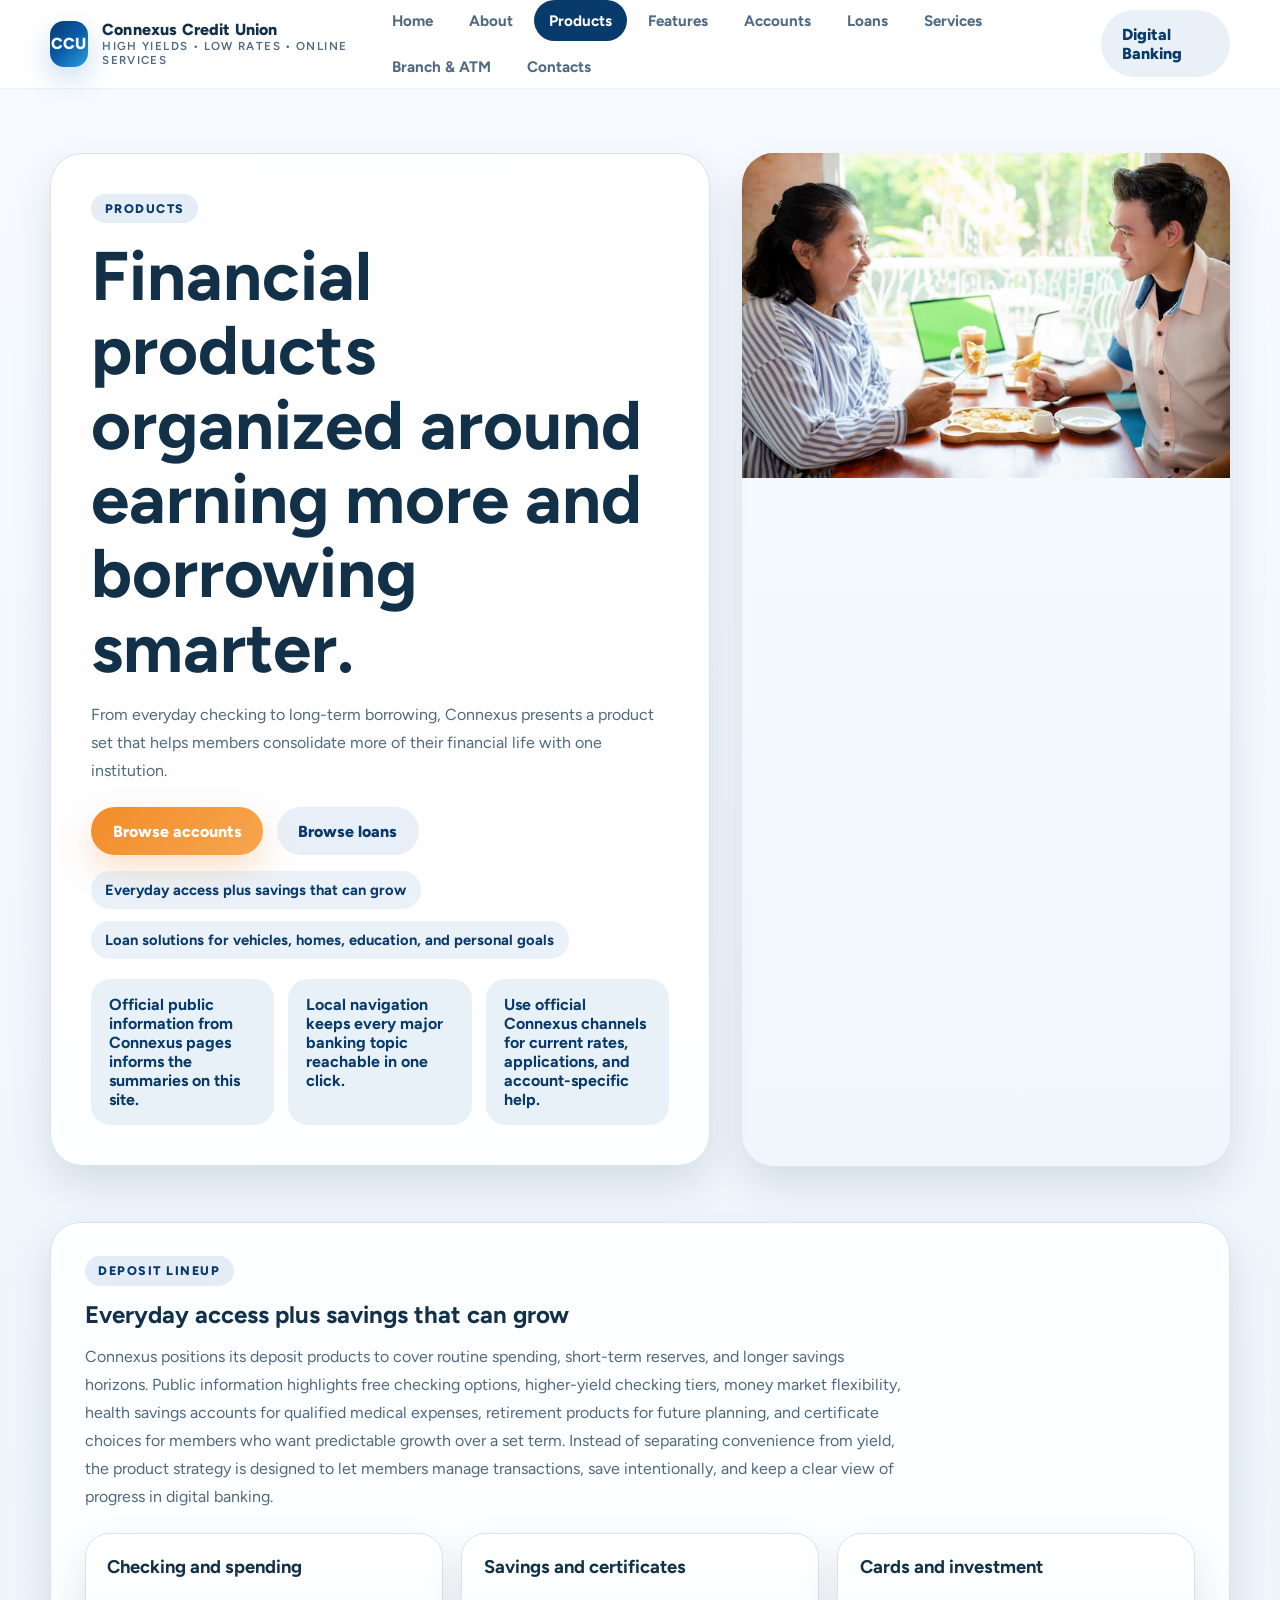
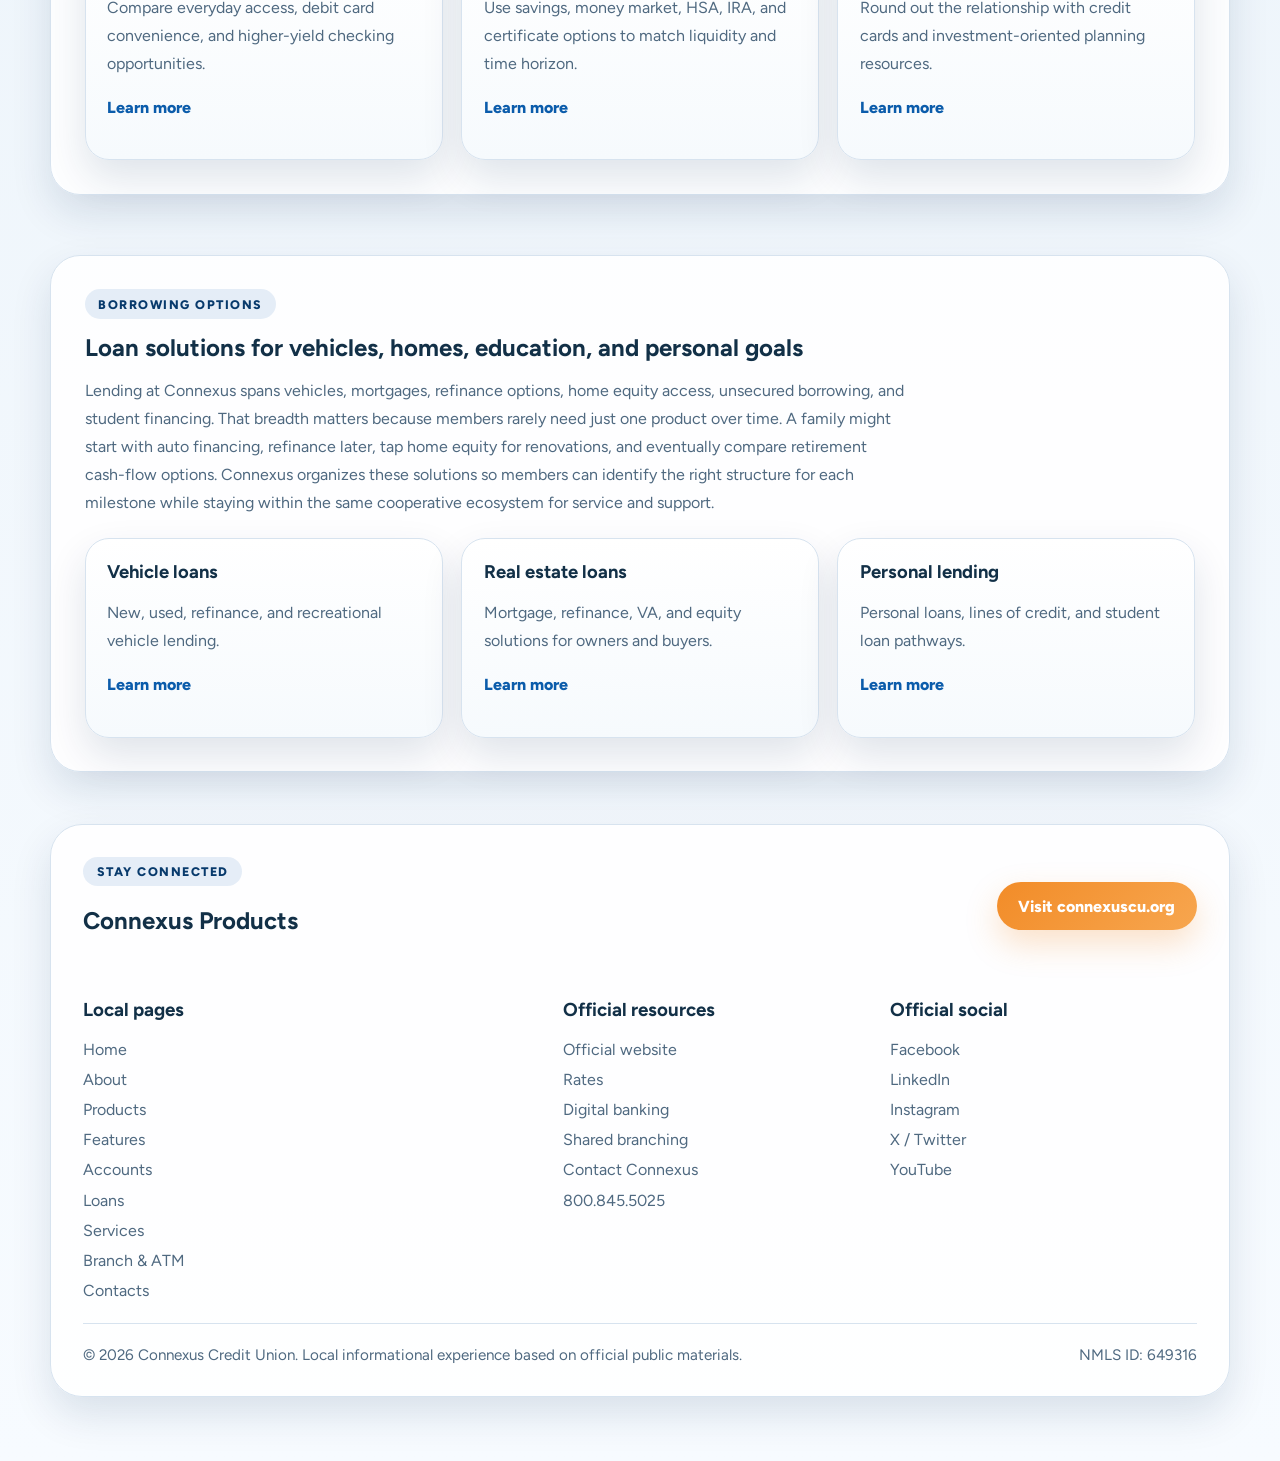
<file: products/index.html>
<!DOCTYPE html>
<html lang="en">
<head>
  <meta charset="UTF-8">
  <meta name="viewport" content="width=device-width, initial-scale=1.0">
  <title>Connexus Products</title>
  <meta name="description" content="Connexus Credit Union informational page covering accounts, loans, services, locations, and contact details.">
  <link rel="preconnect" href="https://fonts.googleapis.com">
  <link rel="preconnect" href="https://fonts.gstatic.com" crossorigin>
  <link href="https://fonts.googleapis.com/css2?family=Figtree:wght@400;500;600;700;800&display=swap" rel="stylesheet">
  <link href="../site.css" rel="stylesheet">
</head>
<body>
  <a class="skip-link" href="#main-content">Skip to content</a>
  <header class="site-header">
    <div class="container nav-shell">
      <a class="brand-mark" href="../index.html">
        <span class="brand-icon">CCU</span>
        <span class="brand-copy">Connexus Credit Union<small>High yields • Low rates • Online services</small></span>
      </a>
      <nav aria-label="Primary">
        <button class="menu-toggle" type="button" data-mobile-toggle aria-expanded="false" aria-controls="mobile-menu">☰</button>
        <div class="nav-links" id="mobile-menu" data-mobile-menu><a class="nav-link" href="../index.html">Home</a><a class="nav-link" href="../about/index.html">About</a><a class="nav-link is-active" href="../products/index.html">Products</a><a class="nav-link" href="../features/index.html">Features</a><a class="nav-link" href="../accounts/index.html">Accounts</a><a class="nav-link" href="../loans/index.html">Loans</a><a class="nav-link" href="../services/index.html">Services</a><a class="nav-link" href="../branch-atm-locator/index.html">Branch & ATM</a><a class="nav-link" href="../contacts/index.html">Contacts</a></div>
      </nav>
      <div class="nav-actions">
        <a class="button-secondary" href="https://www.connexuscu.org/digital-banking/" target="_blank" rel="noreferrer">Digital Banking</a>
      </div>
    </div>
  </header>
  <main id="main-content">
    <section class="page-hero">
      <div class="container hero-grid">
        <div class="hero-copy">
          <span class="kicker">Products</span>
          <h1>Financial products organized around earning more and borrowing smarter.</h1>
          <p>From everyday checking to long-term borrowing, Connexus presents a product set that helps members consolidate more of their financial life with one institution.</p>
          <div class="hero-actions"><a class="button" href="../accounts/index.html">Browse accounts</a><a class="button-secondary" href="../loans/index.html">Browse loans</a></div>
          <div class="anchor-nav"><a href="#deposit-products">Everyday access plus savings that can grow</a><a href="#lending-products">Loan solutions for vehicles, homes, education, and personal goals</a></div>
          
      <div class="utility-strip">
        <div class="utility-chip">Official public information from Connexus pages informs the summaries on this site.</div>
        <div class="utility-chip">Local navigation keeps every major banking topic reachable in one click.</div>
        <div class="utility-chip">Use official Connexus channels for current rates, applications, and account-specific help.</div>
      </div>
    
        </div>
        <div class="hero-image">
          <img src="../products/saving-money-concept-with-piggy-bank-coins_1150-14283.jpg" alt="Connexus Credit Union themed illustration">
        </div>
      </div>
    </section>
    <section class="section" id="deposit-products"><div class="container"><div class="section-panel"><div class="section-heading"><span class="kicker">Deposit lineup</span><h2>Everyday access plus savings that can grow</h2><p>Connexus positions its deposit products to cover routine spending, short-term reserves, and longer savings horizons. Public information highlights free checking options, higher-yield checking tiers, money market flexibility, health savings accounts for qualified medical expenses, retirement products for future planning, and certificate choices for members who want predictable growth over a set term. Instead of separating convenience from yield, the product strategy is designed to let members manage transactions, save intentionally, and keep a clear view of progress in digital banking.</p></div><div class="grid grid-3"><article class="card"><h3>Checking and spending</h3><p>Compare everyday access, debit card convenience, and higher-yield checking opportunities.</p><p><a class="card-link" href="../accounts/index.html#deposit-accounts">Learn more</a></p></article><article class="card"><h3>Savings and certificates</h3><p>Use savings, money market, HSA, IRA, and certificate options to match liquidity and time horizon.</p><p><a class="card-link" href="../accounts/index.html#savings-accounts">Learn more</a></p></article><article class="card"><h3>Cards and investment</h3><p>Round out the relationship with credit cards and investment-oriented planning resources.</p><p><a class="card-link" href="../accounts/index.html#investment-options">Learn more</a></p></article></div></div></div></section><section class="section" id="lending-products"><div class="container"><div class="section-panel"><div class="section-heading"><span class="kicker">Borrowing options</span><h2>Loan solutions for vehicles, homes, education, and personal goals</h2><p>Lending at Connexus spans vehicles, mortgages, refinance options, home equity access, unsecured borrowing, and student financing. That breadth matters because members rarely need just one product over time. A family might start with auto financing, refinance later, tap home equity for renovations, and eventually compare retirement cash-flow options. Connexus organizes these solutions so members can identify the right structure for each milestone while staying within the same cooperative ecosystem for service and support.</p></div><div class="grid grid-3"><article class="card"><h3>Vehicle loans</h3><p>New, used, refinance, and recreational vehicle lending.</p><p><a class="card-link" href="../loans/index.html#vehicle-loans">Learn more</a></p></article><article class="card"><h3>Real estate loans</h3><p>Mortgage, refinance, VA, and equity solutions for owners and buyers.</p><p><a class="card-link" href="../loans/index.html#real-estate-loans">Learn more</a></p></article><article class="card"><h3>Personal lending</h3><p>Personal loans, lines of credit, and student loan pathways.</p><p><a class="card-link" href="../loans/index.html#personal-loans">Learn more</a></p></article></div></div></div></section>
  </main>
  
    <footer class="footer-cta">
      <div class="container">
        <div class="footer-panel">
          <div class="footer-title-row">
            <div>
              <span class="kicker">Stay connected</span>
              <h2 data-footer-title>Connexus Products</h2>
            </div>
            <a class="button" href="https://www.connexuscu.org/" target="_blank" rel="noreferrer">Visit connexuscu.org</a>
          </div>
          <div class="footer-grid">
            <section class="footer-group" data-footer-group>
              <h3 data-footer-toggle>Local pages</h3>
              <div class="footer-links"><a href="../index.html">Home</a><a href="../about/index.html">About</a><a href="../products/index.html">Products</a><a href="../features/index.html">Features</a><a href="../accounts/index.html">Accounts</a><a href="../loans/index.html">Loans</a><a href="../services/index.html">Services</a><a href="../branch-atm-locator/index.html">Branch & ATM</a><a href="../contacts/index.html">Contacts</a></div>
            </section>
            <section class="footer-group" data-footer-group>
              <h3 data-footer-toggle>Official resources</h3>
              <div class="meta-list"><a href="https://www.connexuscu.org/" target="_blank" rel="noreferrer">Official website</a><a href="https://www.connexuscu.org/rates" target="_blank" rel="noreferrer">Rates</a><a href="https://www.connexuscu.org/digital-banking/" target="_blank" rel="noreferrer">Digital banking</a><a href="https://www.connexuscu.org/about/branch-and-atm-locations/shared-branching" target="_blank" rel="noreferrer">Shared branching</a><a href="https://www.connexuscu.org/about/contact-us" target="_blank" rel="noreferrer">Contact Connexus</a><a href="tel:8008455025">800.845.5025</a></div>
            </section>
            <section class="footer-group" data-footer-group>
              <h3 data-footer-toggle>Official social</h3>
              <div class="social-list"><a href="https://www.facebook.com/connexuscu" target="_blank" rel="noreferrer">Facebook</a><a href="https://www.linkedin.com/company/connexus-credit-union/" target="_blank" rel="noreferrer">LinkedIn</a><a href="https://www.instagram.com/connexuscu/" target="_blank" rel="noreferrer">Instagram</a><a href="https://twitter.com/connexuscu" target="_blank" rel="noreferrer">X / Twitter</a><a href="https://www.youtube.com/connexuscu" target="_blank" rel="noreferrer">YouTube</a></div>
            </section>
          </div>
          <div class="footer-bottom">
            <span>© <span data-year></span> Connexus Credit Union. Local informational experience based on official public materials.</span>
            <span>NMLS ID: 649316</span>
          </div>
        </div>
      </div>
    </footer>
    
  <script src="../site.js"></script>
</body>
</html>
</file>
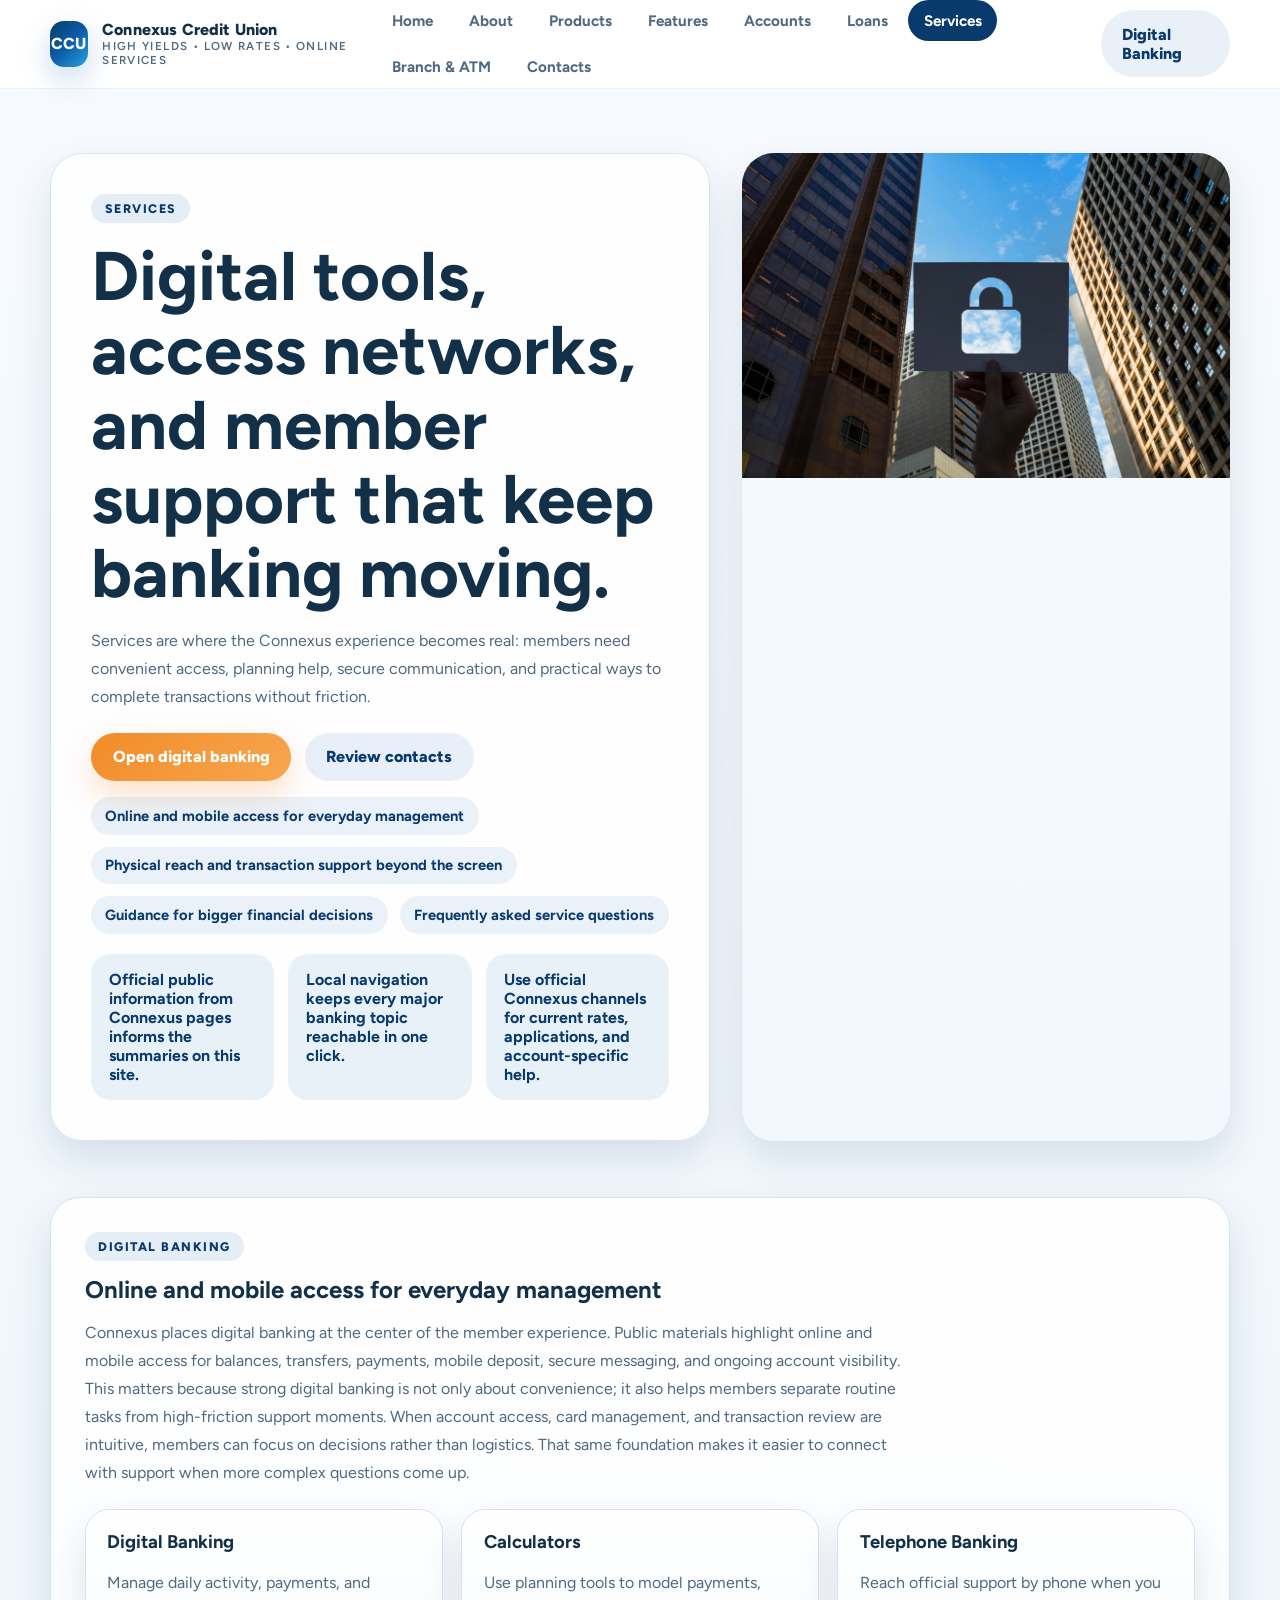
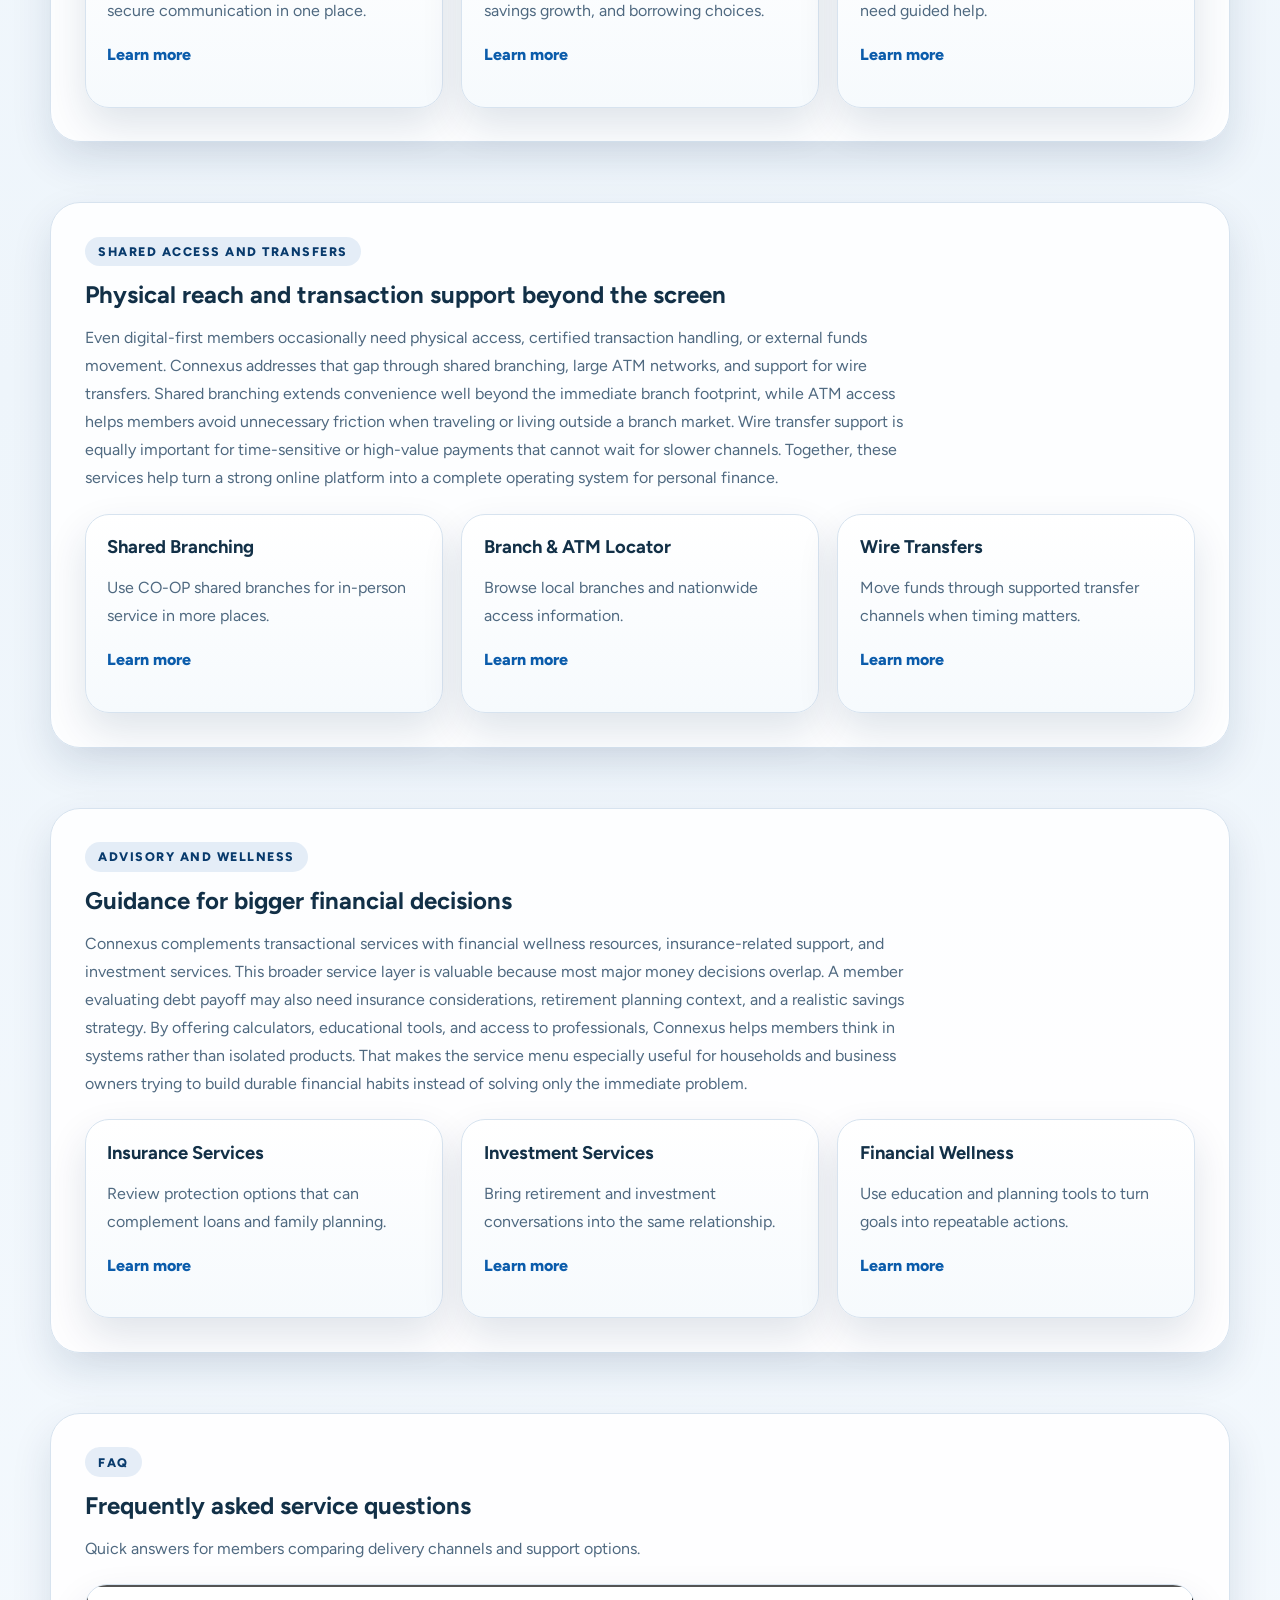
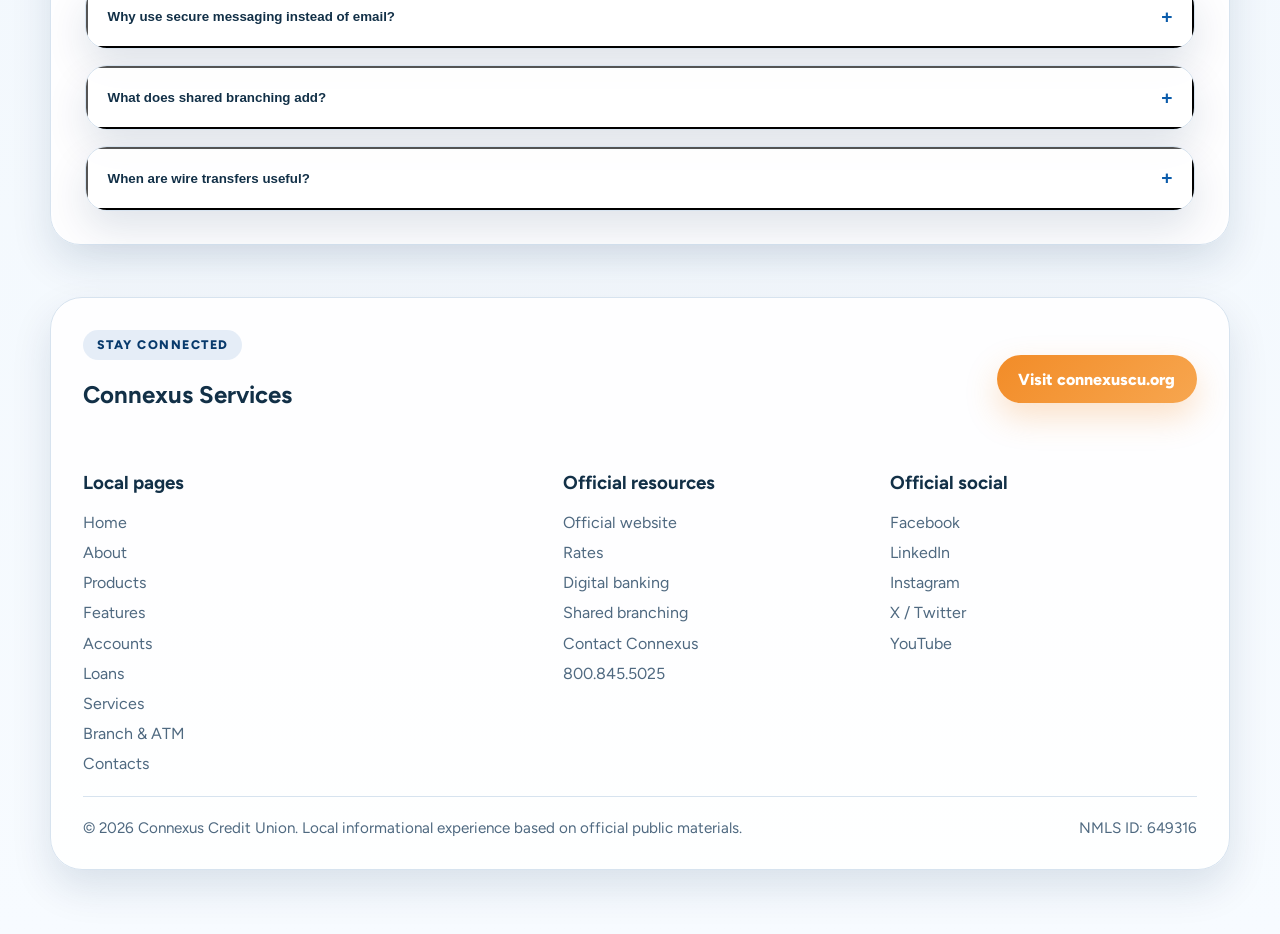
<file: services/index.html>
<!DOCTYPE html>
<html lang="en">
<head>
  <meta charset="UTF-8">
  <meta name="viewport" content="width=device-width, initial-scale=1.0">
  <title>Connexus Services</title>
  <meta name="description" content="Connexus Credit Union informational page covering accounts, loans, services, locations, and contact details.">
  <link rel="preconnect" href="https://fonts.googleapis.com">
  <link rel="preconnect" href="https://fonts.gstatic.com" crossorigin>
  <link href="https://fonts.googleapis.com/css2?family=Figtree:wght@400;500;600;700;800&display=swap" rel="stylesheet">
  <link href="../site.css" rel="stylesheet">
</head>
<body>
  <a class="skip-link" href="#main-content">Skip to content</a>
  <header class="site-header">
    <div class="container nav-shell">
      <a class="brand-mark" href="../index.html">
        <span class="brand-icon">CCU</span>
        <span class="brand-copy">Connexus Credit Union<small>High yields • Low rates • Online services</small></span>
      </a>
      <nav aria-label="Primary">
        <button class="menu-toggle" type="button" data-mobile-toggle aria-expanded="false" aria-controls="mobile-menu">☰</button>
        <div class="nav-links" id="mobile-menu" data-mobile-menu><a class="nav-link" href="../index.html">Home</a><a class="nav-link" href="../about/index.html">About</a><a class="nav-link" href="../products/index.html">Products</a><a class="nav-link" href="../features/index.html">Features</a><a class="nav-link" href="../accounts/index.html">Accounts</a><a class="nav-link" href="../loans/index.html">Loans</a><a class="nav-link is-active" href="../services/index.html">Services</a><a class="nav-link" href="../branch-atm-locator/index.html">Branch & ATM</a><a class="nav-link" href="../contacts/index.html">Contacts</a></div>
      </nav>
      <div class="nav-actions">
        <a class="button-secondary" href="https://www.connexuscu.org/digital-banking/" target="_blank" rel="noreferrer">Digital Banking</a>
      </div>
    </div>
  </header>
  <main id="main-content">
    <section class="page-hero">
      <div class="container hero-grid">
        <div class="hero-copy">
          <span class="kicker">Services</span>
          <h1>Digital tools, access networks, and member support that keep banking moving.</h1>
          <p>Services are where the Connexus experience becomes real: members need convenient access, planning help, secure communication, and practical ways to complete transactions without friction.</p>
          <div class="hero-actions"><a class="button" href="https://www.connexuscu.org/digital-banking/" target="_blank" rel="noreferrer">Open digital banking</a><a class="button-secondary" href="../contacts/index.html">Review contacts</a></div>
          <div class="anchor-nav"><a href="#digital-banking">Online and mobile access for everyday management</a><a href="#shared-access">Physical reach and transaction support beyond the screen</a><a href="#financial-wellness">Guidance for bigger financial decisions</a><a href="#service-faq">Frequently asked service questions</a></div>
          
      <div class="utility-strip">
        <div class="utility-chip">Official public information from Connexus pages informs the summaries on this site.</div>
        <div class="utility-chip">Local navigation keeps every major banking topic reachable in one click.</div>
        <div class="utility-chip">Use official Connexus channels for current rates, applications, and account-specific help.</div>
      </div>
    
        </div>
        <div class="hero-image">
          <img src="../network-security-system-perforated-paper-padlock_53876-31030.jpg" alt="Connexus Credit Union themed illustration">
        </div>
      </div>
    </section>
    <section class="section" id="digital-banking"><div class="container"><div class="section-panel"><div class="section-heading"><span class="kicker">Digital banking</span><h2>Online and mobile access for everyday management</h2><p>Connexus places digital banking at the center of the member experience. Public materials highlight online and mobile access for balances, transfers, payments, mobile deposit, secure messaging, and ongoing account visibility. This matters because strong digital banking is not only about convenience; it also helps members separate routine tasks from high-friction support moments. When account access, card management, and transaction review are intuitive, members can focus on decisions rather than logistics. That same foundation makes it easier to connect with support when more complex questions come up.</p></div><div class="grid grid-3"><article class="card"><h3>Digital Banking</h3><p>Manage daily activity, payments, and secure communication in one place.</p><p><a class="card-link" href="https://www.connexuscu.org/digital-banking/" target="_blank" rel="noreferrer">Learn more</a></p></article><article class="card"><h3>Calculators</h3><p>Use planning tools to model payments, savings growth, and borrowing choices.</p><p><a class="card-link" href="https://www.connexuscu.org/calculators" target="_blank" rel="noreferrer">Learn more</a></p></article><article class="card"><h3>Telephone Banking</h3><p>Reach official support by phone when you need guided help.</p><p><a class="card-link" href="../contacts/index.html#member-center">Learn more</a></p></article></div></div></div></section><section class="section" id="shared-access"><div class="container"><div class="section-panel"><div class="section-heading"><span class="kicker">Shared access and transfers</span><h2>Physical reach and transaction support beyond the screen</h2><p>Even digital-first members occasionally need physical access, certified transaction handling, or external funds movement. Connexus addresses that gap through shared branching, large ATM networks, and support for wire transfers. Shared branching extends convenience well beyond the immediate branch footprint, while ATM access helps members avoid unnecessary friction when traveling or living outside a branch market. Wire transfer support is equally important for time-sensitive or high-value payments that cannot wait for slower channels. Together, these services help turn a strong online platform into a complete operating system for personal finance.</p></div><div class="grid grid-3"><article class="card"><h3>Shared Branching</h3><p>Use CO-OP shared branches for in-person service in more places.</p><p><a class="card-link" href="https://www.connexuscu.org/about/branch-and-atm-locations/shared-branching" target="_blank" rel="noreferrer">Learn more</a></p></article><article class="card"><h3>Branch & ATM Locator</h3><p>Browse local branches and nationwide access information.</p><p><a class="card-link" href="../branch-atm-locator/index.html">Learn more</a></p></article><article class="card"><h3>Wire Transfers</h3><p>Move funds through supported transfer channels when timing matters.</p><p><a class="card-link" href="../contacts/index.html#support-channels">Learn more</a></p></article></div></div></div></section><section class="section" id="financial-wellness"><div class="container"><div class="section-panel"><div class="section-heading"><span class="kicker">Advisory and wellness</span><h2>Guidance for bigger financial decisions</h2><p>Connexus complements transactional services with financial wellness resources, insurance-related support, and investment services. This broader service layer is valuable because most major money decisions overlap. A member evaluating debt payoff may also need insurance considerations, retirement planning context, and a realistic savings strategy. By offering calculators, educational tools, and access to professionals, Connexus helps members think in systems rather than isolated products. That makes the service menu especially useful for households and business owners trying to build durable financial habits instead of solving only the immediate problem.</p></div><div class="grid grid-3"><article class="card"><h3>Insurance Services</h3><p>Review protection options that can complement loans and family planning.</p><p><a class="card-link" href="https://www.connexuscu.org/services/insurance-services" target="_blank" rel="noreferrer">Learn more</a></p></article><article class="card"><h3>Investment Services</h3><p>Bring retirement and investment conversations into the same relationship.</p><p><a class="card-link" href="https://www.connexuscu.org/services/investment-services" target="_blank" rel="noreferrer">Learn more</a></p></article><article class="card"><h3>Financial Wellness</h3><p>Use education and planning tools to turn goals into repeatable actions.</p><p><a class="card-link" href="https://www.connexuscu.org/financial-wellness" target="_blank" rel="noreferrer">Learn more</a></p></article></div></div></div></section><section class="section" id="service-faq"><div class="container"><div class="section-panel"><div class="section-heading"><span class="kicker">FAQ</span><h2>Frequently asked service questions</h2><p>Quick answers for members comparing delivery channels and support options.</p></div><div class="faq-list"><article class="faq-item" data-faq-item><button class="faq-question" type="button" data-faq-button aria-expanded="false"><span>Why use secure messaging instead of email?</span><span data-faq-symbol>+</span></button><div class="faq-answer" data-faq-answer hidden><p>Secure messaging inside Digital Banking protects private account information better than public email channels.</p></div></article><article class="faq-item" data-faq-item><button class="faq-question" type="button" data-faq-button aria-expanded="false"><span>What does shared branching add?</span><span data-faq-symbol>+</span></button><div class="faq-answer" data-faq-answer hidden><p>It gives members more in-person access points without requiring a full Connexus branch in every community.</p></div></article><article class="faq-item" data-faq-item><button class="faq-question" type="button" data-faq-button aria-expanded="false"><span>When are wire transfers useful?</span><span data-faq-symbol>+</span></button><div class="faq-answer" data-faq-answer hidden><p>Wire transfers are typically used when funds need to move quickly or when payment certainty is especially important.</p></div></article></div></div></div></section>
  </main>
  
    <footer class="footer-cta">
      <div class="container">
        <div class="footer-panel">
          <div class="footer-title-row">
            <div>
              <span class="kicker">Stay connected</span>
              <h2 data-footer-title>Connexus Services</h2>
            </div>
            <a class="button" href="https://www.connexuscu.org/" target="_blank" rel="noreferrer">Visit connexuscu.org</a>
          </div>
          <div class="footer-grid">
            <section class="footer-group" data-footer-group>
              <h3 data-footer-toggle>Local pages</h3>
              <div class="footer-links"><a href="../index.html">Home</a><a href="../about/index.html">About</a><a href="../products/index.html">Products</a><a href="../features/index.html">Features</a><a href="../accounts/index.html">Accounts</a><a href="../loans/index.html">Loans</a><a href="../services/index.html">Services</a><a href="../branch-atm-locator/index.html">Branch & ATM</a><a href="../contacts/index.html">Contacts</a></div>
            </section>
            <section class="footer-group" data-footer-group>
              <h3 data-footer-toggle>Official resources</h3>
              <div class="meta-list"><a href="https://www.connexuscu.org/" target="_blank" rel="noreferrer">Official website</a><a href="https://www.connexuscu.org/rates" target="_blank" rel="noreferrer">Rates</a><a href="https://www.connexuscu.org/digital-banking/" target="_blank" rel="noreferrer">Digital banking</a><a href="https://www.connexuscu.org/about/branch-and-atm-locations/shared-branching" target="_blank" rel="noreferrer">Shared branching</a><a href="https://www.connexuscu.org/about/contact-us" target="_blank" rel="noreferrer">Contact Connexus</a><a href="tel:8008455025">800.845.5025</a></div>
            </section>
            <section class="footer-group" data-footer-group>
              <h3 data-footer-toggle>Official social</h3>
              <div class="social-list"><a href="https://www.facebook.com/connexuscu" target="_blank" rel="noreferrer">Facebook</a><a href="https://www.linkedin.com/company/connexus-credit-union/" target="_blank" rel="noreferrer">LinkedIn</a><a href="https://www.instagram.com/connexuscu/" target="_blank" rel="noreferrer">Instagram</a><a href="https://twitter.com/connexuscu" target="_blank" rel="noreferrer">X / Twitter</a><a href="https://www.youtube.com/connexuscu" target="_blank" rel="noreferrer">YouTube</a></div>
            </section>
          </div>
          <div class="footer-bottom">
            <span>© <span data-year></span> Connexus Credit Union. Local informational experience based on official public materials.</span>
            <span>NMLS ID: 649316</span>
          </div>
        </div>
      </div>
    </footer>
    
  <script src="../site.js"></script>
</body>
</html>
</file>
<file: site.css>
:root {
  --bg: #f4f8fc;
  --surface: #ffffff;
  --surface-alt: #e9f1f8;
  --text: #123047;
  --muted: #4f6980;
  --brand: #0b5cab;
  --brand-dark: #083a6c;
  --accent: #f28c28;
  --border: #d7e3ef;
  --shadow: 0 18px 40px rgba(10, 45, 86, 0.12);
  --radius: 22px;
  --content: 1180px;
  --breakpoint-tablet: 860px;
}
@media (prefers-reduced-motion: no-preference) {
  html { scroll-behavior: smooth; }
}
body {
  margin: 0;
  font-family: "Figtree", Arial, sans-serif;
  color: var(--text);
  background: linear-gradient(180deg, #f7fbff 0%, #eef5fb 48%, #f7fbff 100%);
}
a { color: inherit; text-decoration: none; }
img { max-width: 100%; display: block; }
.container { width: min(calc(100% - 2rem), var(--content)); margin: 0 auto; }
.skip-link {
  position: absolute; left: -999px; top: 1rem; z-index: 2000; background: var(--brand-dark); color: #fff;
  padding: 0.75rem 1rem; border-radius: 12px;
}
.skip-link:focus { left: 1rem; }
.site-header {
  position: sticky; top: 0; z-index: 1000; background: rgba(255,255,255,0.94); backdrop-filter: blur(14px);
  border-bottom: 1px solid rgba(11, 92, 171, 0.08);
}
.nav-shell {
  display: flex; align-items: center; justify-content: space-between; gap: 1rem; min-height: 78px;
}
.brand-mark {
  display: inline-flex; align-items: center; gap: 0.9rem; font-weight: 800; letter-spacing: 0.01em;
}
.brand-icon {
  width: 46px; height: 46px; border-radius: 14px; display: grid; place-items: center; color: #fff;
  background: linear-gradient(135deg, var(--brand-dark), var(--brand), #2ba2d9);
  box-shadow: 0 12px 30px rgba(11, 92, 171, 0.22);
}
.brand-copy small { display:block; color: var(--muted); font-weight: 600; font-size: 0.72rem; text-transform: uppercase; letter-spacing: 0.12em; }
.nav-links { display: flex; align-items: center; gap: 0.35rem; flex-wrap: wrap; }
.nav-link {
  padding: 0.72rem 0.95rem; border-radius: 999px; color: var(--muted); font-weight: 700; font-size: 0.95rem;
  transition: background-color 0.2s ease, color 0.2s ease, transform 0.2s ease;
}
.nav-link:hover, .nav-link:focus-visible { background: rgba(11, 92, 171, 0.08); color: var(--brand-dark); }
.nav-link.is-active { background: var(--brand-dark); color: #fff; }
.nav-actions { display:flex; align-items:center; gap:0.85rem; }
.menu-toggle {
  display: none; align-items: center; justify-content: center; width: 46px; height: 46px; border-radius: 14px;
  background: var(--surface-alt); color: var(--brand-dark); border: 1px solid rgba(11,92,171,0.12); cursor: pointer;
}
.button, .button-secondary {
  display: inline-flex; align-items: center; justify-content: center; gap: 0.5rem; border-radius: 999px;
  padding: 0.9rem 1.35rem; font-weight: 800; transition: transform 0.2s ease, box-shadow 0.2s ease, background-color 0.2s ease;
}
.button { background: linear-gradient(135deg, var(--accent), #f7a64f); color: #fff; box-shadow: 0 14px 32px rgba(242, 140, 40, 0.25); }
.button-secondary { background: rgba(11, 92, 171, 0.09); color: var(--brand-dark); }
.button:hover, .button-secondary:hover { transform: translateY(-1px); }
.page-hero { padding: 4rem 0 2rem; }
.hero-grid { display:grid; grid-template-columns: 1.15fr 0.85fr; gap: 2rem; align-items: center; }
.hero-copy, .section-panel, .card, .faq-item, .footer-panel { background: rgba(255,255,255,0.9); border: 1px solid var(--border); box-shadow: var(--shadow); }
.hero-copy {
  border-radius: 32px; padding: 2.5rem; position: relative; overflow: hidden;
}
.hero-copy::before {
  content: ""; position: absolute; inset: auto -10% -30% auto; width: 240px; height: 240px; border-radius: 50%;
  background: radial-gradient(circle, rgba(242,140,40,0.24), transparent 72%);
}
.kicker {
  display:inline-flex; align-items:center; gap:0.5rem; padding:0.45rem 0.85rem; border-radius:999px; background: rgba(11,92,171,0.1);
  color: var(--brand-dark); font-size:0.78rem; font-weight:800; text-transform: uppercase; letter-spacing:0.12em;
}
.hero-copy h1, .section-heading h2 { margin: 1rem 0 0.8rem; line-height: 1.08; }
.hero-copy h1 { font-size: clamp(2.35rem, 6vw, 4.3rem); }
.hero-copy p, .section-heading p, .card p, .footer-panel p, .location-card p, .social-card p { color: var(--muted); line-height: 1.75; }
.hero-actions { display:flex; flex-wrap:wrap; gap:0.85rem; margin-top:1.4rem; }
.hero-image { border-radius: 32px; overflow: hidden; min-height: 100%; box-shadow: var(--shadow); }
.hero-image img { width:100%; height:100%; object-fit:cover; }
.section { padding: 1.5rem 0 2.25rem; }
.section-panel { border-radius: 30px; padding: 2.1rem; }
.section-heading { max-width: 820px; }
.grid { display:grid; gap:1.15rem; margin-top:1.35rem; }
.grid-3 { grid-template-columns: repeat(3, minmax(0, 1fr)); }
.grid-4 { grid-template-columns: repeat(4, minmax(0, 1fr)); }
.card, .location-card, .social-card {
  border-radius: 24px; padding: 1.35rem; background: linear-gradient(180deg, #fff, #f6fafd); border: 1px solid var(--border);
}
.card h3, .location-card h3, .social-card h3 { margin: 0 0 0.6rem; font-size: 1.15rem; }
.card-link, .inline-link { color: var(--brand); font-weight: 800; }
.card-link:hover, .inline-link:hover { color: var(--brand-dark); }
.faq-list { display:grid; gap:1rem; margin-top: 1.35rem; }
.faq-item { border-radius: 22px; overflow:hidden; }
.faq-question {
  width: 100%; text-align: left; padding: 1.15rem 1.25rem; background: transparent; color: var(--text);
  font-weight: 800; display:flex; align-items:center; justify-content:space-between; gap:1rem; cursor:pointer;
}
.faq-question span:last-child { color: var(--brand); font-size: 1.2rem; }
.faq-answer { padding: 0 1.25rem 1.15rem; color: var(--muted); line-height: 1.7; }
.footer-cta { padding: 1rem 0 4rem; }
.footer-panel { border-radius: 32px; padding: 2rem; }
.footer-grid { display:grid; grid-template-columns: 1.2fr 0.8fr 0.8fr; gap:1.25rem; margin-top:1.5rem; }
.footer-title-row { display:flex; justify-content:space-between; align-items:center; gap:1rem; }
.footer-links, .social-list, .meta-list { display:grid; gap:0.7rem; margin-top:1rem; }
.footer-links a, .social-list a, .meta-list a { color: var(--muted); }
.footer-links a:hover, .social-list a:hover, .meta-list a:hover { color: var(--brand); }
.footer-bottom {
  display:flex; justify-content:space-between; gap:1rem; align-items:center; padding-top:1.4rem; margin-top:1.4rem; border-top:1px solid var(--border);
  color: var(--muted); font-size:0.95rem;
}
.anchor-nav { display:flex; flex-wrap:wrap; gap:0.75rem; margin-top: 1rem; }
.anchor-nav a {
  padding:0.62rem 0.9rem; border-radius:999px; background: rgba(11, 92, 171, 0.08); color: var(--brand-dark); font-weight:700; font-size:0.92rem;
}
.anchor-nav a:hover { background: rgba(11, 92, 171, 0.14); }
.utility-strip {
  margin-top: 1.25rem; display:grid; grid-template-columns: repeat(3, minmax(0, 1fr)); gap:0.9rem;
}
.utility-chip {
  border-radius: 20px; padding: 1rem 1.1rem; background: var(--surface-alt); color: var(--brand-dark); font-weight: 700;
}
@media (max-width: 1100px) {
  .hero-grid, .footer-grid, .grid-4 { grid-template-columns: repeat(2, minmax(0, 1fr)); }
  .grid-3 { grid-template-columns: 1fr; }
}
@media (max-width: 860px) {
  .menu-toggle { display:inline-flex; }
  .nav-links {
    display:none; position:absolute; left:1rem; right:1rem; top: calc(100% + 0.75rem); background:#fff; border:1px solid var(--border);
    border-radius:24px; padding:1rem; box-shadow: var(--shadow); flex-direction:column; align-items:stretch;
  }
  .nav-links.is-open { display:flex; }
  .nav-actions .button-secondary { display:none; }
  .hero-grid, .footer-grid, .utility-strip, .grid-4 { grid-template-columns: 1fr; }
  .hero-copy, .section-panel, .footer-panel { padding: 1.5rem; }
  .page-hero { padding-top: 2.4rem; }
  .footer-group h3 {
    display:flex; align-items:center; justify-content:space-between; cursor:pointer;
  }
  .footer-group[data-collapsible="true"] .footer-links,
  .footer-group[data-collapsible="true"] .social-list,
  .footer-group[data-collapsible="true"] .meta-list { display:none; }
  .footer-group.is-open .footer-links,
  .footer-group.is-open .social-list,
  .footer-group.is-open .meta-list { display:grid; }
}
@media (max-width: 640px) {
  .container { width: min(calc(100% - 1rem), var(--content)); }
  .hero-copy h1 { font-size: 2rem; }
  .button, .button-secondary { width: 100%; }
  .footer-bottom { flex-direction: column; align-items: flex-start; }
}
</file>
